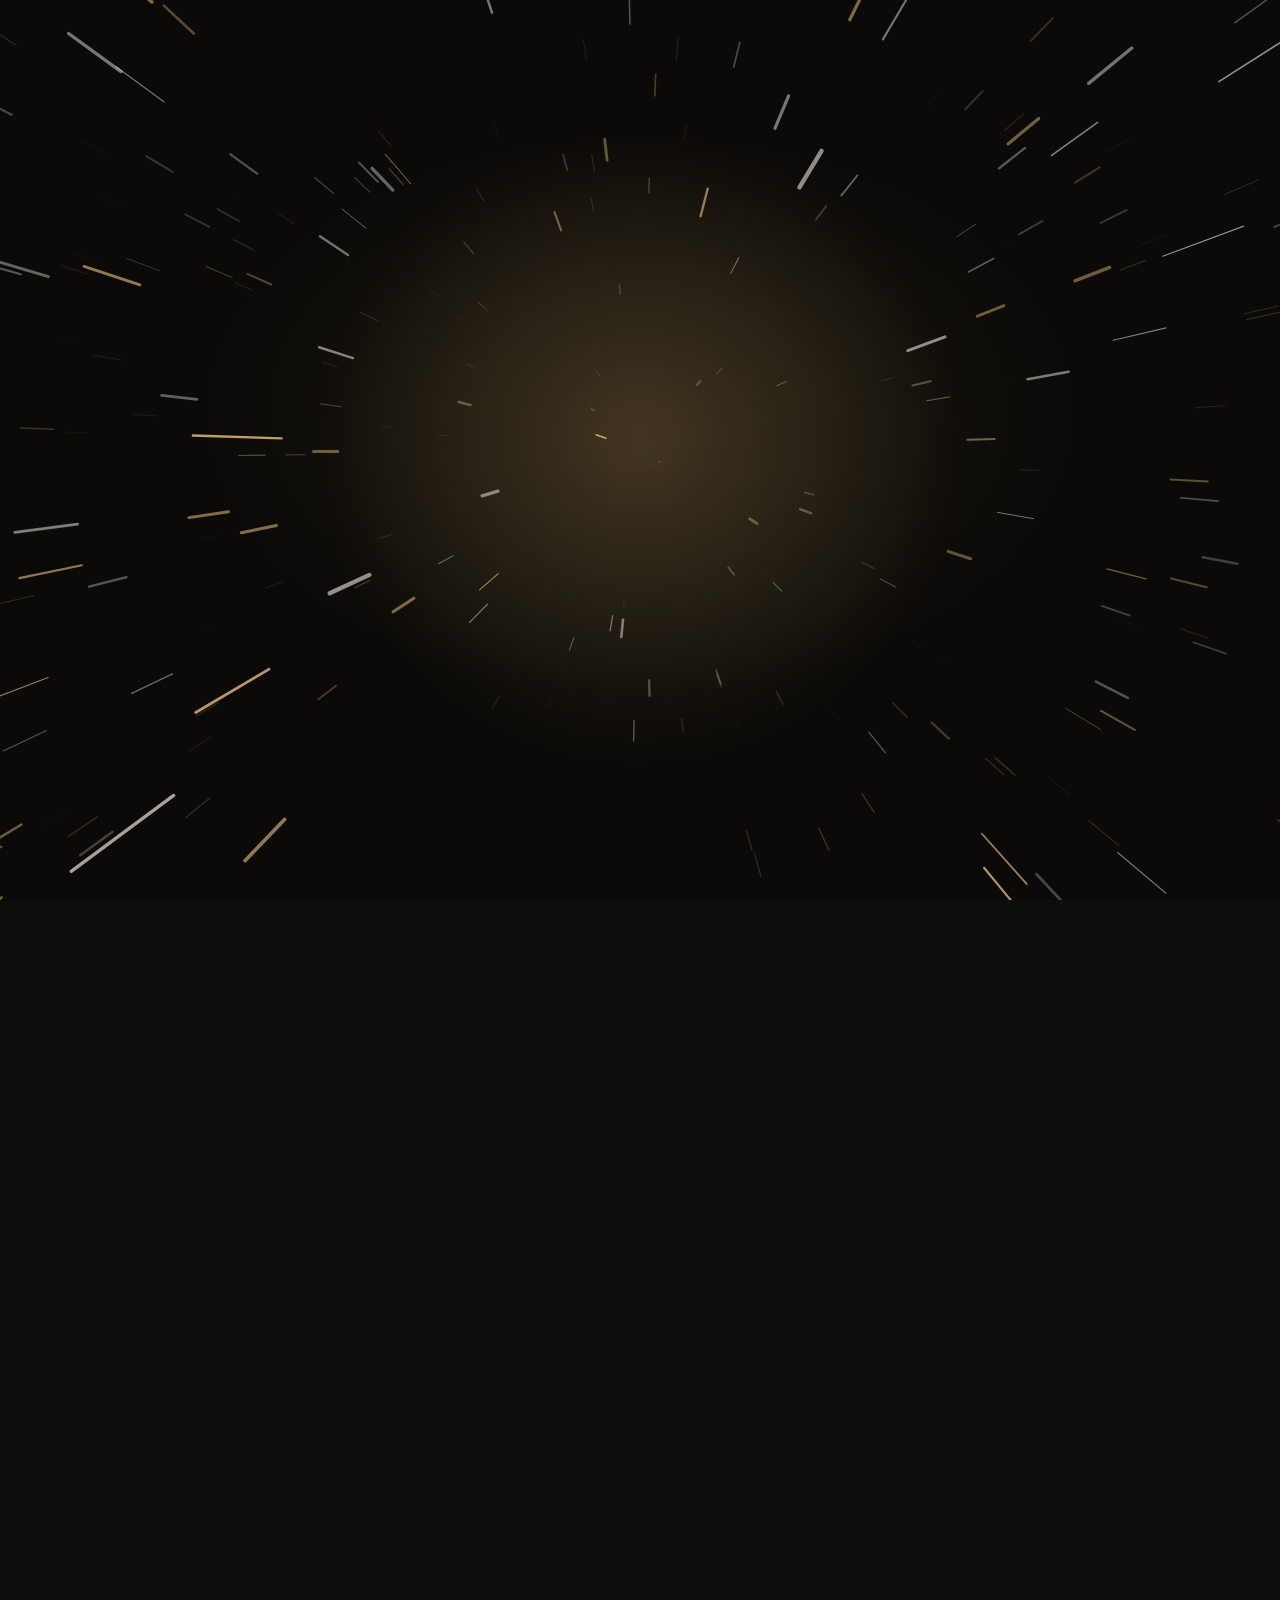
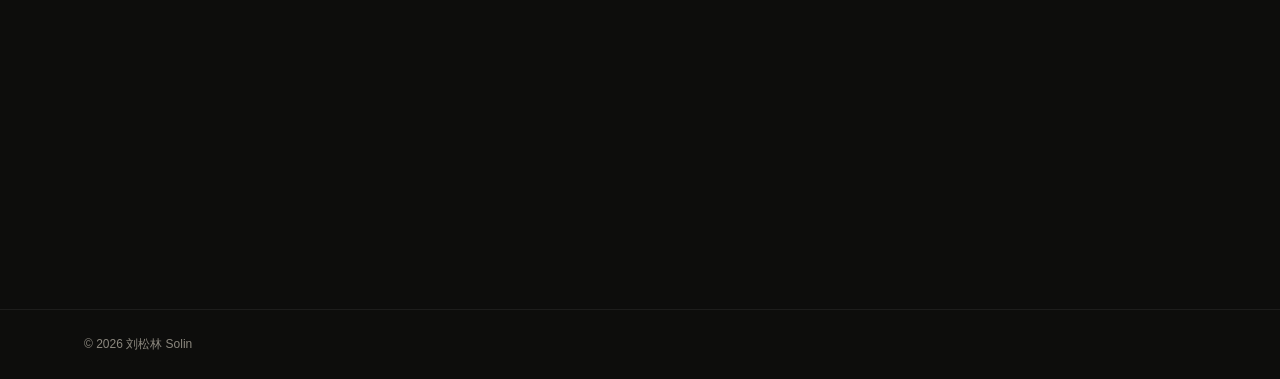
<file: index.html>
<!DOCTYPE html>
<html lang="zh-CN">
<head>
<meta charset="UTF-8" />
<meta name="viewport" content="width=device-width, initial-scale=1.0" />
<title>刘松林 Solin</title>
<meta name="description" content="刘松林（Solin）的个人主页。" />
<meta property="og:title" content="刘松林 Solin" />
<meta property="og:type" content="website" />
<link rel="icon" href="data:image/svg+xml,<svg xmlns='http://www.w3.org/2000/svg' viewBox='0 0 100 100'><rect width='100' height='100' rx='24' fill='%23111110'/><text x='50' y='68' font-size='52' font-family='Georgia,serif' fill='%23f7f6f4' text-anchor='middle'>S</text></svg>" />
<script>
  (function () {
    try {
            // 首帧即隐藏原生光标，避免切页时闪一下白色箭头
      if (window.matchMedia('(pointer: fine)').matches &&
          !window.matchMedia('(prefers-reduced-motion: reduce)').matches) {
        document.documentElement.classList.add('cursor-pending');
      }
      // 本会话已播过入场动画：立即标记，避免切回首页时门页闪现
      if (sessionStorage.getItem('solin-intro') === '1') {
        document.documentElement.classList.add('intro-played');
      }
    } catch (e) {}
  })();
</script>
<link rel="stylesheet" href="assets/style.css" />
</head>
<body class="is-entering is-home">
<div class="intro" id="intro" aria-hidden="true">
  <canvas></canvas>
  <div class="intro__gate" id="introGate">
    <h2 class="intro__title"><span class="intro__cn">刘松林</span><span class="intro__en">Solin</span></h2>
  </div>
</div>
<div class="veil" aria-hidden="true"></div>

<!-- nav:start · 由 partials/nav.html 生成，改完跑 python tools/sync_nav.py -->
<header class="site-header">
  <a class="brand" href="index.html">
    <span class="brand__mark">S</span>
    <span class="brand__text">刘松林<em>Solin</em></span>
  </a>

  <nav class="nav" id="nav">
    <a href="index.html" class="nav__link is-active">首页</a>
    <a href="portfolio.html" class="nav__link">照片墙</a>
    <a href="about.html" class="nav__link">关于我</a>
  </nav>

  <div class="header-actions">
    <button class="menu-btn" id="menuBtn" aria-label="打开菜单" aria-expanded="false">
      <span></span><span></span>
    </button>
  </div>
</header>
<!-- nav:end -->

<main id="top">

  <section class="hero">
    <div class="hero__photo hero__photo--sunrise is-on" aria-hidden="true"></div>
    <div class="hero__photo hero__photo--bridge" aria-hidden="true"></div>

    <div class="wrap hero__name">
      <div class="hero__eyebrow reveal">
        <span class="hero__rule" aria-hidden="true"></span>
        <span class="hero__eyebrow-cn">感受世界</span>
        <span class="hero__eyebrow-en">记录所见</span>
      </div>
      <h1 class="hero__title reveal" style="--d:.08s">刘松林</h1>
      <span class="hero__en reveal" style="--d:.16s">SOLIN</span>
      <div class="hero__actions reveal" style="--d:.26s">
        <a class="hero__btn hero__btn--solid" href="portfolio.html">
          前往照片墙
          <svg viewBox="0 0 24 24" fill="none" stroke="currentColor" stroke-width="1.6"><path d="M4 12h15M13 6l6 6-6 6"/></svg>
        </a>
        <a class="hero__btn hero__btn--ghost" href="about.html">了解作者</a>
      </div>
    </div>

    <button class="scroll-hint" id="scrollHint" aria-label="向下滑动查看更多">
      <svg viewBox="0 0 24 24" fill="none" stroke="currentColor" stroke-width="1.6"><path d="M12 5v14M6 13l6 6 6-6"/></svg>
    </button>
  </section>

  <section class="why" id="why">
    <div class="wrap">
      <div class="why__item reveal">
        <h2 class="why__title">为什么要建立这个网站？</h2>
        <div class="why__answer">
          <p>多年前，当我拍出第一张还算满意的照片时，便有了记录的念头。记录的方法本有不少，存于手机相册、电脑硬盘是一种，发至朋友圈或别处平台亦是一种。只是这些方法都有个短处：内容零散、混杂，且社交平台还会折损照片画质。我便想着，寻一处地方集中存放，网站便是个合适的去处。可彼时搭建网站，并非易事。</p>
          <p>后来有了属于自己的电脑，陆续接触到不少设计精妙的站点，像Apple、National Geographic、《黑神话：悟空》的官网。还有Chrome的交互动画，深得我心。那时便非常想有一方独属于自己的小站。</p>
          <p>如今AI工具神通广大，于我这门外汉而言，简直就是天赐的机缘。此站点，便是借助AI方才建成的。</p>
          <p>然而这些，都只是外在契机。建此站的本心，是希望自己能够频繁地记录生活。人的记性本就有限，纵使行路匆匆，走得再远，也当偶尔慢下脚步，好好感受这世间光景。</p>
        </div>
      </div>

      <div class="why__item reveal">
        <h2 class="why__title">这个网站主要用来做什么？</h2>
        <div class="why__answer">
          <p>如先前所言，搭建此站，只为记下寻常光景。会放些闲时拍下的照片，还有读过的书册。至于学习、工作、科研之事，自是没有的了。</p>
        </div>
      </div>

      <div class="why__item reveal">
        <h2 class="why__title">会保留下去吗？</h2>
        <div class="why__answer">
          <p>不知日后能否一直留存，但我会尽力守住它。眼下内容尚少，不过没关系，愿意记录，本身就很好。</p>
        </div>
      </div>
    </div>
  </section>
</main>

<footer class="site-footer">
  <div class="wrap footer__inner">
    <span>© <span id="year">2026</span> 刘松林 Solin</span>
  </div>
</footer>

<button class="to-top-fab" id="toTop" aria-label="回到顶部">
  <svg viewBox="0 0 24 24" fill="none" stroke="currentColor" stroke-width="1.6"><path d="M12 19V5M6 11l6-6 6 6"/></svg>
</button>

<script src="assets/main.js"></script>
</body>
</html>
</file>
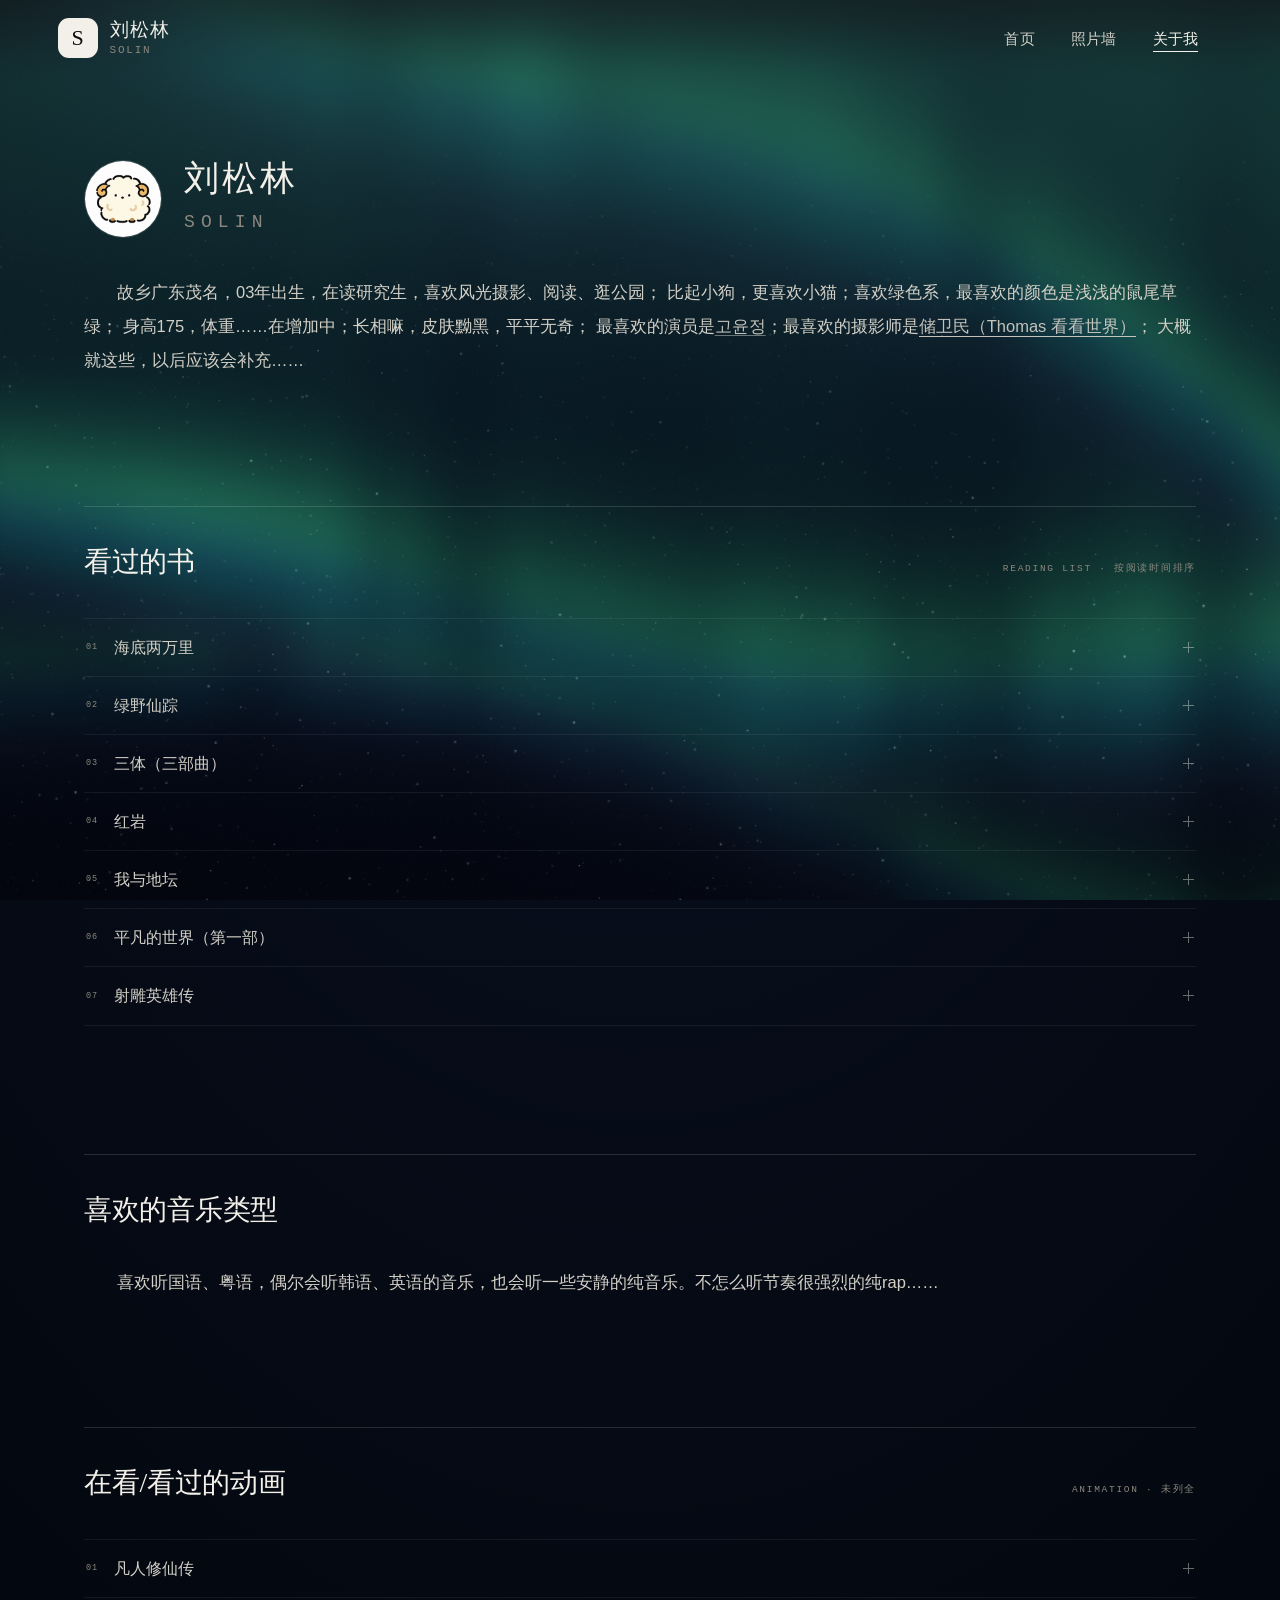
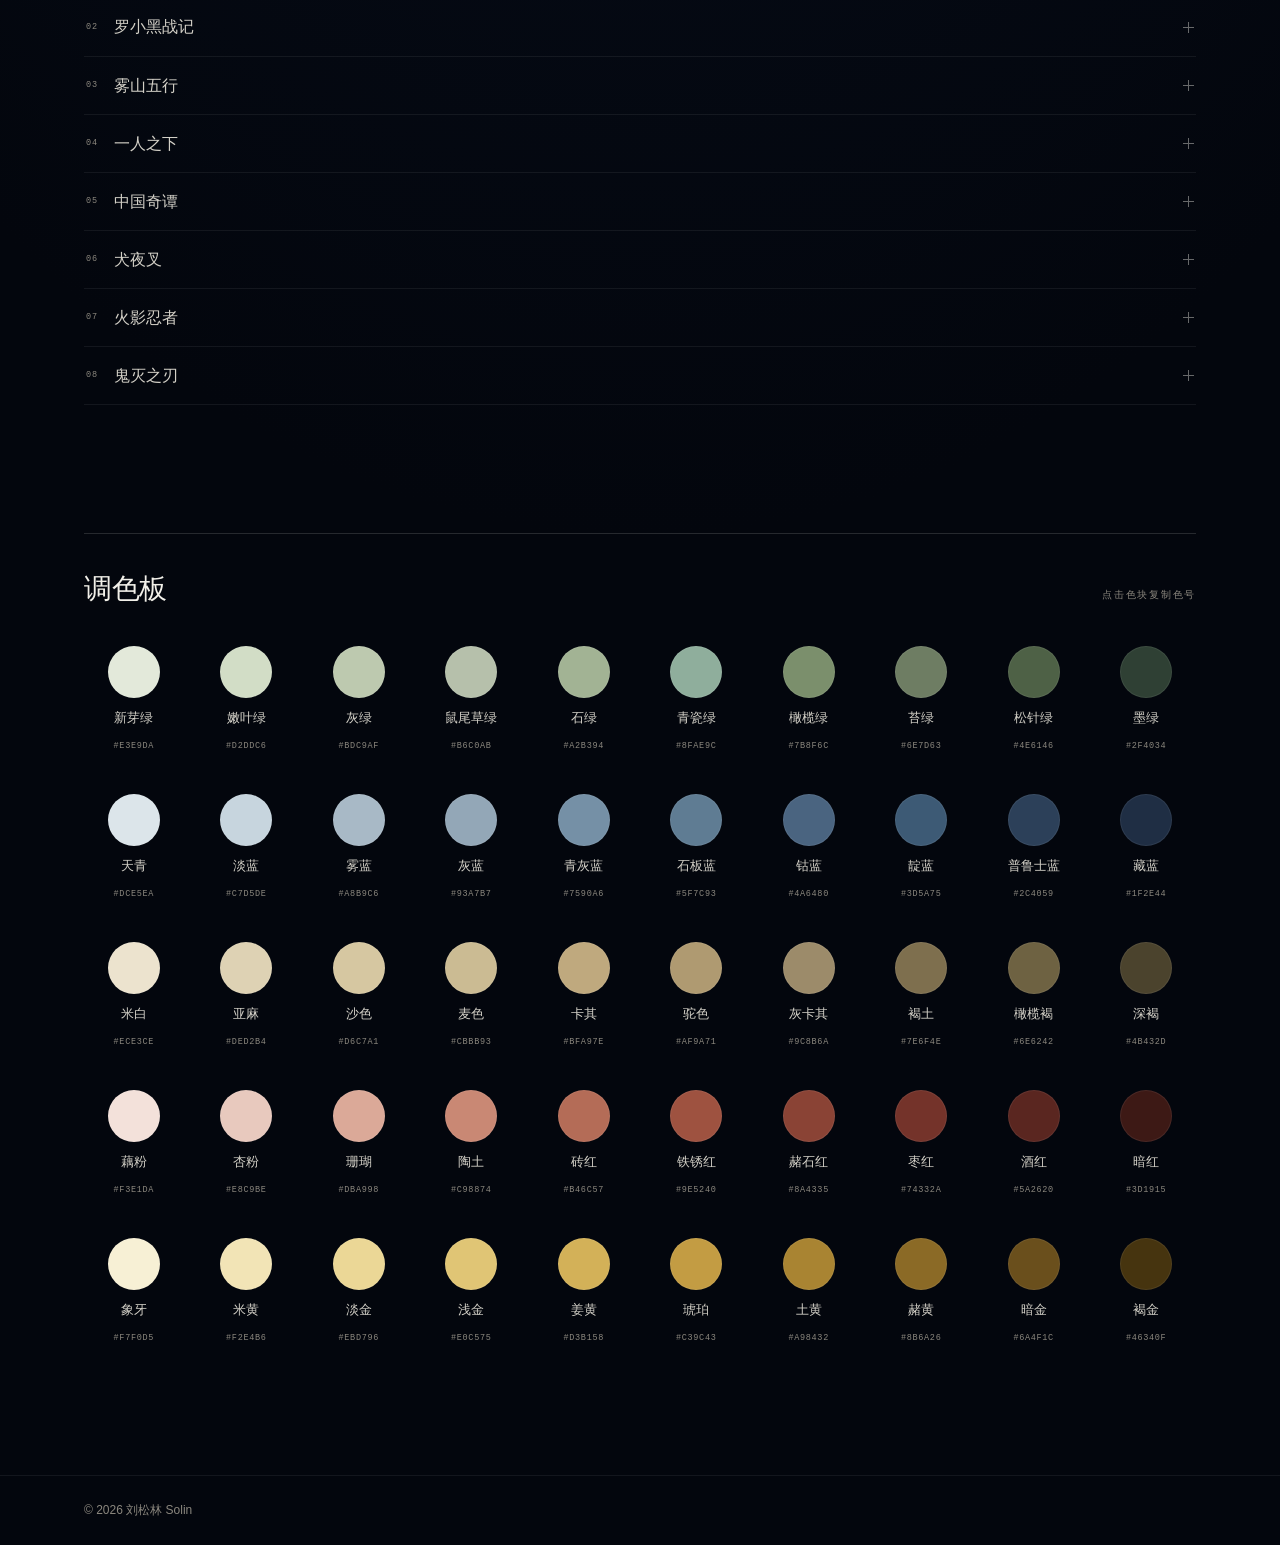
<file: about.html>
<!DOCTYPE html>
<html lang="zh-CN">
<head>
<meta charset="UTF-8" />
<meta name="viewport" content="width=device-width, initial-scale=1.0" />
<title>关于我 — 刘松林 Solin</title>
<meta name="description" content="刘松林：在读研究生，喜欢风光摄影、阅读、逛公园。" />
<link rel="icon" href="data:image/svg+xml,<svg xmlns='http://www.w3.org/2000/svg' viewBox='0 0 100 100'><rect width='100' height='100' rx='24' fill='%23111110'/><text x='50' y='68' font-size='52' font-family='Georgia,serif' fill='%23f7f6f4' text-anchor='middle'>S</text></svg>" />
<script>
  (function () {
    try {
            // 首帧即隐藏原生光标，避免切页时闪一下白色箭头
      if (window.matchMedia('(pointer: fine)').matches &&
          !window.matchMedia('(prefers-reduced-motion: reduce)').matches) {
        document.documentElement.classList.add('cursor-pending');
      }
    } catch (e) {}
  })();
</script>
<link rel="stylesheet" href="assets/style.css" />
</head>
<body class="is-entering">
<div class="veil" aria-hidden="true"></div>

<!-- nav:start · 由 partials/nav.html 生成，改完跑 python tools/sync_nav.py -->
<header class="site-header">
  <a class="brand" href="index.html">
    <span class="brand__mark">S</span>
    <span class="brand__text">刘松林<em>Solin</em></span>
  </a>

  <nav class="nav" id="nav">
    <a href="index.html" class="nav__link">首页</a>
    <a href="portfolio.html" class="nav__link">照片墙</a>
    <a href="about.html" class="nav__link is-active">关于我</a>
  </nav>

  <div class="header-actions">
    <button class="menu-btn" id="menuBtn" aria-label="打开菜单" aria-expanded="false">
      <span></span><span></span>
    </button>
  </div>
</header>
<!-- nav:end -->

<main id="top" class="subpage">

  <section class="section about" id="about">
    <div class="wrap">

      <div class="profile reveal">
        <div class="avatar" role="img" aria-label="小羊头像"><img src="assets/img/avatar.jpg" alt="小羊头像"></div>
        <div class="profile__names">
          <h1 class="profile__cn">刘松林</h1>
          <span class="profile__en mono">SOLIN</span>
        </div>
      </div>

      <p class="profile__intro reveal" style="--d:.08s">
        故乡广东茂名，03年出生，在读研究生，喜欢风光摄影、阅读、逛公园；
        比起小狗，更喜欢小猫；喜欢绿色系，最喜欢的颜色是浅浅的鼠尾草绿；
        身高175，体重……在增加中；长相嘛，皮肤黝黑，平平无奇；
        最喜欢的演员是<span class="gyj-ref"><button class="gyj-ref__name" type="button" aria-expanded="false">고윤정</button><span class="gyj-ref__menu" role="menu"><a class="gyj-ref__item" href="https://www.instagram.com/goyounjung/" target="_blank" rel="noopener">Instagram</a><a class="gyj-ref__item" href="https://zh.wikipedia.org/wiki/%E9%AB%98%E8%83%A4%E7%A6%8E" target="_blank" rel="noopener">Wikipedia</a><a class="gyj-ref__item" href="https://namu.wiki/w/%EA%B3%A0%EC%9C%A4%EC%A0%95" target="_blank" rel="noopener">Namuwiki</a></span></span>；最喜欢的摄影师是<a class="intro-link" href="https://cn.chuweimin.com/" target="_blank" rel="noopener">储卫民（Thomas 看看世界）</a>；
        大概就这些，以后应该会补充……
      </p>

      <div class="subhead reveal" style="--d:.18s">
        <h3>看过的书</h3>
        <span class="mono">READING LIST · 按阅读时间排序</span>
      </div>

      <ul class="books reveal" style="--d:.22s">
        <li>
          <div class="books__row" role="button" tabindex="0" aria-expanded="false">
            <span class="books__no mono">01</span>
            <span class="books__title">海底两万里</span>
            <span class="books__sign" aria-hidden="true"></span>
          </div>
          <div class="books__detail">
            <div class="books__inner">
              <div class="books__body">
                <p class="books__author">儒勒·凡尔纳<span class="books__country">（法国 · France）</span></p>
                <p class="books__desc">“海洋三部曲”的第二部。博物学家阿龙纳斯在追捕海上“怪物”时落水，被尼摩船长的鹦鹉螺号潜艇救起，从此跟着这艘潜艇穿行海底森林、珊瑚墓园、沉没的大陆与南极冰盖。全书最好看的地方，是那种十九世纪人才有的自信：把当时已知的海洋知识全部写进一场冒险，还顺手预言了后来的潜艇。</p>
              </div>
            </div>
          </div>
        </li>
        <li>
          <div class="books__row" role="button" tabindex="0" aria-expanded="false">
            <span class="books__no mono">02</span>
            <span class="books__title">绿野仙踪</span>
            <span class="books__sign" aria-hidden="true"></span>
          </div>
          <div class="books__detail">
            <div class="books__inner">
              <div class="books__body">
                <p class="books__author">莱曼·弗兰克·鲍姆<span class="books__country">（美国 · United States）</span></p>
                <p class="books__desc">美国童话的代表作。小女孩多萝西被龙卷风连人带屋卷到奥兹国，为了回家，她沿着黄砖路去翡翠城找巫师，路上遇见想要脑子的稻草人、想要心的铁皮人和想要胆量的狮子。读的时候年纪小，只觉得热闹；长大再想，四个角色缺的其实都是自己早有的东西。</p>
              </div>
            </div>
          </div>
        </li>
        <li>
          <div class="books__row" role="button" tabindex="0" aria-expanded="false">
            <span class="books__no mono">03</span>
            <span class="books__title">三体（三部曲）</span>
            <span class="books__sign" aria-hidden="true"></span>
          </div>
          <div class="books__detail">
            <div class="books__inner">
              <div class="books__body">
                <p class="books__author">刘慈欣<span class="books__country">（中国 · China）</span></p>
                <p class="books__desc">从红岸基地那一次朝宇宙的呼叫开始，一个文明的命运被拉长到四百年、再拉长到宇宙的尽头。第一部是悬疑与历史，第二部是博弈与选择，第三部直接把尺度推到维度与时间之外。亚洲第一部拿到雨果奖的长篇科幻，也是最能把“宏大”两个字写到让人后背发凉的一套书。</p>
              </div>
            </div>
          </div>
        </li>
        <li>
          <div class="books__row" role="button" tabindex="0" aria-expanded="false">
            <span class="books__no mono">04</span>
            <span class="books__title">红岩</span>
            <span class="books__sign" aria-hidden="true"></span>
          </div>
          <div class="books__detail">
            <div class="books__inner">
              <div class="books__body">
                <p class="books__author">罗广斌、杨益言<span class="books__country">（中国 · China）</span></p>
                <p class="books__desc">故事发生在重庆解放前夕的渣滓洞与白公馆。江姐、许云峰、成岗这些名字，是在审讯室和牢房里立起来的。书里的酷刑写得克制，真正让人记住的是人在极限处境下还能守住什么。读完再走一遍山城，看那些老街，感觉会不太一样。</p>
              </div>
            </div>
          </div>
        </li>
        <li>
          <div class="books__row" role="button" tabindex="0" aria-expanded="false">
            <span class="books__no mono">05</span>
            <span class="books__title">我与地坛</span>
            <span class="books__sign" aria-hidden="true"></span>
          </div>
          <div class="books__detail">
            <div class="books__inner">
              <div class="books__body">
                <p class="books__author">史铁生<span class="books__country">（中国 · China）</span></p>
                <p class="books__desc">二十出头瘫痪之后，史铁生摇着轮椅进了地坛，一进就是十几年。他在这座荒芜的园子里想明白生死，也一遍遍回想母亲悄悄跟在他身后的那些下午。文字很平，几乎没有修辞，但每一句都落在实处——那种把苦难过成日子的能力，比任何励志都更有说服力。</p>
              </div>
            </div>
          </div>
        </li>
        <li>
          <div class="books__row" role="button" tabindex="0" aria-expanded="false">
            <span class="books__no mono">06</span>
            <span class="books__title">平凡的世界（第一部）</span>
            <span class="books__sign" aria-hidden="true"></span>
          </div>
          <div class="books__detail">
            <div class="books__inner">
              <div class="books__body">
                <p class="books__author">路遥<span class="books__country">（中国 · China）</span></p>
                <p class="books__desc">一九七五年的黄土高原，孙少安在村里撑着一个穷家，孙少平在县城高中就着雨水吃黑高粱馍。路遥写的是最普通的人的劳动、爱情和自尊，写他们怎样在吃不饱的日子里还想着活得体面。厚，慢，但读进去之后会发现，那种笨拙的坚持离我们并不远。</p>
              </div>
            </div>
          </div>
        </li>
        <li>
          <div class="books__row" role="button" tabindex="0" aria-expanded="false">
            <span class="books__no mono">07</span>
            <span class="books__title">射雕英雄传</span>
            <span class="books__sign" aria-hidden="true"></span>
          </div>
          <div class="books__detail">
            <div class="books__inner">
              <div class="books__body">
                <p class="books__author">金庸<span class="books__country">（中国 · China）</span></p>
                <p class="books__desc">郭靖天资驽钝，学什么都慢，可偏偏是一步一个脚印走得最远的那个人。从蒙古草原到大宋江湖，江南七怪、洪七公、周伯通各教他一手，最后练成的不是最巧的功夫，而是最正的功夫。金庸把“侠”字写得最透的一本书：武功高低是次要的，紧要关头站不站得住才是。</p>
              </div>
            </div>
          </div>
        </li>
      </ul>

      <div class="subhead reveal" style="--d:.28s">
        <h3>喜欢的音乐类型</h3>
      </div>

      <p class="music reveal" style="--d:.32s">
        喜欢听国语、粤语，偶尔会听韩语、英语的音乐，也会听一些安静的纯音乐。不怎么听节奏很强烈的纯rap……
      </p>

      <div class="subhead reveal" style="--d:.36s">
        <h3>在看/看过的动画</h3>
        <span class="mono">ANIMATION · 未列全</span>
      </div>

      <ul class="books reveal" style="--d:.4s">
        <li>
          <div class="books__row" role="button" tabindex="0" aria-expanded="false">
            <span class="books__no mono">01</span>
            <span class="books__title">凡人修仙传</span>
            <span class="books__sign" aria-hidden="true"></span>
          </div>
          <div class="books__detail">
            <div class="books__inner">
              <div class="books__body">
                <p class="books__author">忘语（原著）× 万维猫动画（制作）<span class="books__country">（中国 · China）</span></p>
                <p class="books__desc">改编自忘语的同名小说。山村里出来的普通少年韩立，资质平平、出身寒微，靠着一份谨慎和一股狠劲，在弱肉强食的修仙界一步一步往上走。3D 长篇动画把“凡人流”的味道做得很扎实：没有天降的奇缘，只有算计、机缘和一场一场的硬仗，越往后越好看。</p>
              </div>
            </div>
          </div>
        </li>
        <li>
          <div class="books__row" role="button" tabindex="0" aria-expanded="false">
            <span class="books__no mono">02</span>
            <span class="books__title">罗小黑战记</span>
            <span class="books__sign" aria-hidden="true"></span>
          </div>
          <div class="books__detail">
            <div class="books__inner">
              <div class="books__body">
                <p class="books__author">MTJJ（木头）<span class="books__country">（中国 · China）</span></p>
                <p class="books__desc">一只小黑猫妖精流落人间，被人类少女罗小白捡回家，取名罗小黑。画风极简，节奏舒缓，讲的是妖精与人类如何共处的故事。电影版把这个世界观铺得更大，会馆、领域、执行者一一登场，是国产二维动画里少有的完成度，温柔但不幼稚。</p>
              </div>
            </div>
          </div>
        </li>
        <li>
          <div class="books__row" role="button" tabindex="0" aria-expanded="false">
            <span class="books__no mono">03</span>
            <span class="books__title">雾山五行</span>
            <span class="books__sign" aria-hidden="true"></span>
          </div>
          <div class="books__detail">
            <div class="books__inner">
              <div class="books__body">
                <p class="books__author">林魂 × 六道无鱼动画工作室<span class="books__country">（中国 · China）</span></p>
                <p class="books__desc">守护雾山秩序的五行家族传人闻人翊悬，因私自放走麒麟幼兽引出祸端，牵出一连串恩怨。写意的水墨笔触、高饱和的色彩、刀刀见肉的打斗，作画浓烈到近乎“爆”，每一集的信息密度都很大，是那种一眼就能记住风格的动画。</p>
              </div>
            </div>
          </div>
        </li>
        <li>
          <div class="books__row" role="button" tabindex="0" aria-expanded="false">
            <span class="books__no mono">04</span>
            <span class="books__title">一人之下</span>
            <span class="books__sign" aria-hidden="true"></span>
          </div>
          <div class="books__detail">
            <div class="books__inner">
              <div class="books__body">
                <p class="books__author">米二（原著漫画）<span class="books__country">（中国 · China）</span></p>
                <p class="books__desc">大学生张楚岚本是藏着掖着过日子的“异人”，随着神秘少女冯宝宝闯入生活，一桩二十年前的旧案被慢慢翻出。把道法与异人江湖装进现代都市，人物一个个又痞又真，是国产漫画改编动画里群像塑造最好的一部。</p>
              </div>
            </div>
          </div>
        </li>
        <li>
          <div class="books__row" role="button" tabindex="0" aria-expanded="false">
            <span class="books__no mono">05</span>
            <span class="books__title">中国奇谭</span>
            <span class="books__sign" aria-hidden="true"></span>
          </div>
          <div class="books__detail">
            <div class="books__inner">
              <div class="books__body">
                <p class="books__author">上海美术电影制片厂<span class="books__country">（中国 · China）</span></p>
                <p class="books__desc">一组风格各异的动画短篇：从浪浪山里打工的小猪妖，到水墨市井里的鹅鹅鹅，再到月球上的玉兔号。既是向《天书奇谭》那一代上美影的致敬，也把中国动画的另一种可能摆了出来——不求大而全，一集一个世界，一部一种画风。</p>
              </div>
            </div>
          </div>
        </li>
        <li>
          <div class="books__row" role="button" tabindex="0" aria-expanded="false">
            <span class="books__no mono">06</span>
            <span class="books__title">犬夜叉</span>
            <span class="books__sign" aria-hidden="true"></span>
          </div>
          <div class="books__detail">
            <div class="books__inner">
              <div class="books__body">
                <p class="books__author">高桥留美子<span class="books__country">（日本 · Japan）</span></p>
                <p class="books__desc">初中女学生日暮戈薇跌进食骨井，回到战国时代，和半妖犬夜叉一起踏上收集四魂之玉碎片的旅途。它的好看不只在妖怪和打斗，而在每个人物都有自己的来路与执念。小时候守在电视机前追的一部，现在听到前奏还是会想起。</p>
              </div>
            </div>
          </div>
        </li>
        <li>
          <div class="books__row" role="button" tabindex="0" aria-expanded="false">
            <span class="books__no mono">07</span>
            <span class="books__title">火影忍者</span>
            <span class="books__sign" aria-hidden="true"></span>
          </div>
          <div class="books__detail">
            <div class="books__inner">
              <div class="books__body">
                <p class="books__author">岸本齐史<span class="books__country">（日本 · Japan）</span></p>
                <p class="books__desc">村子里最捣蛋的吊车尾鸣人，怀揣“成为火影”的梦想一路长大。查克拉、忍术、五影会谈这些设定之外，真正留在记忆里的是“羁绊”二字——鸣人与佐助、师徒与同伴。一部陪着很多人长大的长篇，木叶村的黄昏到现在都记得。</p>
              </div>
            </div>
          </div>
        </li>
        <li>
          <div class="books__row" role="button" tabindex="0" aria-expanded="false">
            <span class="books__no mono">08</span>
            <span class="books__title">鬼灭之刃</span>
            <span class="books__sign" aria-hidden="true"></span>
          </div>
          <div class="books__detail">
            <div class="books__inner">
              <div class="books__body">
                <p class="books__author">吾峠呼世晴<span class="books__country">（日本 · Japan）</span></p>
                <p class="books__desc">卖炭少年炭治郎全家遭难，妹妹祢豆子变成鬼，他背着妹妹加入鬼杀队，一路斩鬼寻药。作画与配乐都是顶级配置，但最动人的是“人鬼之间还剩多少人性”这一问。剧场版无限列车篇曾创下日本影史票房纪录。</p>
              </div>
            </div>
          </div>
        </li>
      </ul>

      <div class="subhead reveal" style="--d:.44s">
        <h3>调色板</h3>
        <span class="mono">点击色块复制色号</span>
      </div>

      <div class="palette reveal" style="--d:.48s">
        <div class="palette__row">
          <button class="swatch" data-hex="#E3E9DA" type="button">
            <span class="swatch__chip" style="background:#E3E9DA"></span>
            <span class="swatch__name">新芽绿</span>
            <span class="swatch__hex mono">#E3E9DA</span>
          </button>
          <button class="swatch" data-hex="#D2DDC6" type="button">
            <span class="swatch__chip" style="background:#D2DDC6"></span>
            <span class="swatch__name">嫩叶绿</span>
            <span class="swatch__hex mono">#D2DDC6</span>
          </button>
          <button class="swatch" data-hex="#BDC9AF" type="button">
            <span class="swatch__chip" style="background:#BDC9AF"></span>
            <span class="swatch__name">灰绿</span>
            <span class="swatch__hex mono">#BDC9AF</span>
          </button>
          <button class="swatch" data-hex="#B6C0AB" type="button">
            <span class="swatch__chip" style="background:#B6C0AB"></span>
            <span class="swatch__name">鼠尾草绿</span>
            <span class="swatch__hex mono">#B6C0AB</span>
          </button>
          <button class="swatch" data-hex="#A2B394" type="button">
            <span class="swatch__chip" style="background:#A2B394"></span>
            <span class="swatch__name">石绿</span>
            <span class="swatch__hex mono">#A2B394</span>
          </button>
          <button class="swatch" data-hex="#8FAE9C" type="button">
            <span class="swatch__chip" style="background:#8FAE9C"></span>
            <span class="swatch__name">青瓷绿</span>
            <span class="swatch__hex mono">#8FAE9C</span>
          </button>
          <button class="swatch" data-hex="#7B8F6C" type="button">
            <span class="swatch__chip" style="background:#7B8F6C"></span>
            <span class="swatch__name">橄榄绿</span>
            <span class="swatch__hex mono">#7B8F6C</span>
          </button>
          <button class="swatch" data-hex="#6E7D63" type="button">
            <span class="swatch__chip" style="background:#6E7D63"></span>
            <span class="swatch__name">苔绿</span>
            <span class="swatch__hex mono">#6E7D63</span>
          </button>
          <button class="swatch" data-hex="#4E6146" type="button">
            <span class="swatch__chip" style="background:#4E6146"></span>
            <span class="swatch__name">松针绿</span>
            <span class="swatch__hex mono">#4E6146</span>
          </button>
          <button class="swatch" data-hex="#2F4034" type="button">
            <span class="swatch__chip" style="background:#2F4034"></span>
            <span class="swatch__name">墨绿</span>
            <span class="swatch__hex mono">#2F4034</span>
          </button>
        </div>

        <div class="palette__row">
          <button class="swatch" data-hex="#DCE5EA" type="button">
            <span class="swatch__chip" style="background:#DCE5EA"></span>
            <span class="swatch__name">天青</span>
            <span class="swatch__hex mono">#DCE5EA</span>
          </button>
          <button class="swatch" data-hex="#C7D5DE" type="button">
            <span class="swatch__chip" style="background:#C7D5DE"></span>
            <span class="swatch__name">淡蓝</span>
            <span class="swatch__hex mono">#C7D5DE</span>
          </button>
          <button class="swatch" data-hex="#A8B9C6" type="button">
            <span class="swatch__chip" style="background:#A8B9C6"></span>
            <span class="swatch__name">雾蓝</span>
            <span class="swatch__hex mono">#A8B9C6</span>
          </button>
          <button class="swatch" data-hex="#93A7B7" type="button">
            <span class="swatch__chip" style="background:#93A7B7"></span>
            <span class="swatch__name">灰蓝</span>
            <span class="swatch__hex mono">#93A7B7</span>
          </button>
          <button class="swatch" data-hex="#7590A6" type="button">
            <span class="swatch__chip" style="background:#7590A6"></span>
            <span class="swatch__name">青灰蓝</span>
            <span class="swatch__hex mono">#7590A6</span>
          </button>
          <button class="swatch" data-hex="#5F7C93" type="button">
            <span class="swatch__chip" style="background:#5F7C93"></span>
            <span class="swatch__name">石板蓝</span>
            <span class="swatch__hex mono">#5F7C93</span>
          </button>
          <button class="swatch" data-hex="#4A6480" type="button">
            <span class="swatch__chip" style="background:#4A6480"></span>
            <span class="swatch__name">钴蓝</span>
            <span class="swatch__hex mono">#4A6480</span>
          </button>
          <button class="swatch" data-hex="#3D5A75" type="button">
            <span class="swatch__chip" style="background:#3D5A75"></span>
            <span class="swatch__name">靛蓝</span>
            <span class="swatch__hex mono">#3D5A75</span>
          </button>
          <button class="swatch" data-hex="#2C4059" type="button">
            <span class="swatch__chip" style="background:#2C4059"></span>
            <span class="swatch__name">普鲁士蓝</span>
            <span class="swatch__hex mono">#2C4059</span>
          </button>
          <button class="swatch" data-hex="#1F2E44" type="button">
            <span class="swatch__chip" style="background:#1F2E44"></span>
            <span class="swatch__name">藏蓝</span>
            <span class="swatch__hex mono">#1F2E44</span>
          </button>
        </div>

        <div class="palette__row">
          <button class="swatch" data-hex="#ECE3CE" type="button">
            <span class="swatch__chip" style="background:#ECE3CE"></span>
            <span class="swatch__name">米白</span>
            <span class="swatch__hex mono">#ECE3CE</span>
          </button>
          <button class="swatch" data-hex="#DED2B4" type="button">
            <span class="swatch__chip" style="background:#DED2B4"></span>
            <span class="swatch__name">亚麻</span>
            <span class="swatch__hex mono">#DED2B4</span>
          </button>
          <button class="swatch" data-hex="#D6C7A1" type="button">
            <span class="swatch__chip" style="background:#D6C7A1"></span>
            <span class="swatch__name">沙色</span>
            <span class="swatch__hex mono">#D6C7A1</span>
          </button>
          <button class="swatch" data-hex="#CBBB93" type="button">
            <span class="swatch__chip" style="background:#CBBB93"></span>
            <span class="swatch__name">麦色</span>
            <span class="swatch__hex mono">#CBBB93</span>
          </button>
          <button class="swatch" data-hex="#BFA97E" type="button">
            <span class="swatch__chip" style="background:#BFA97E"></span>
            <span class="swatch__name">卡其</span>
            <span class="swatch__hex mono">#BFA97E</span>
          </button>
          <button class="swatch" data-hex="#AF9A71" type="button">
            <span class="swatch__chip" style="background:#AF9A71"></span>
            <span class="swatch__name">驼色</span>
            <span class="swatch__hex mono">#AF9A71</span>
          </button>
          <button class="swatch" data-hex="#9C8B6A" type="button">
            <span class="swatch__chip" style="background:#9C8B6A"></span>
            <span class="swatch__name">灰卡其</span>
            <span class="swatch__hex mono">#9C8B6A</span>
          </button>
          <button class="swatch" data-hex="#7E6F4E" type="button">
            <span class="swatch__chip" style="background:#7E6F4E"></span>
            <span class="swatch__name">褐土</span>
            <span class="swatch__hex mono">#7E6F4E</span>
          </button>
          <button class="swatch" data-hex="#6E6242" type="button">
            <span class="swatch__chip" style="background:#6E6242"></span>
            <span class="swatch__name">橄榄褐</span>
            <span class="swatch__hex mono">#6E6242</span>
          </button>
          <button class="swatch" data-hex="#4B432D" type="button">
            <span class="swatch__chip" style="background:#4B432D"></span>
            <span class="swatch__name">深褐</span>
            <span class="swatch__hex mono">#4B432D</span>
          </button>
        </div>

        <div class="palette__row">
          <button class="swatch" data-hex="#F3E1DA" type="button">
            <span class="swatch__chip" style="background:#F3E1DA"></span>
            <span class="swatch__name">藕粉</span>
            <span class="swatch__hex mono">#F3E1DA</span>
          </button>
          <button class="swatch" data-hex="#E8C9BE" type="button">
            <span class="swatch__chip" style="background:#E8C9BE"></span>
            <span class="swatch__name">杏粉</span>
            <span class="swatch__hex mono">#E8C9BE</span>
          </button>
          <button class="swatch" data-hex="#DBA998" type="button">
            <span class="swatch__chip" style="background:#DBA998"></span>
            <span class="swatch__name">珊瑚</span>
            <span class="swatch__hex mono">#DBA998</span>
          </button>
          <button class="swatch" data-hex="#C98874" type="button">
            <span class="swatch__chip" style="background:#C98874"></span>
            <span class="swatch__name">陶土</span>
            <span class="swatch__hex mono">#C98874</span>
          </button>
          <button class="swatch" data-hex="#B46C57" type="button">
            <span class="swatch__chip" style="background:#B46C57"></span>
            <span class="swatch__name">砖红</span>
            <span class="swatch__hex mono">#B46C57</span>
          </button>
          <button class="swatch" data-hex="#9E5240" type="button">
            <span class="swatch__chip" style="background:#9E5240"></span>
            <span class="swatch__name">铁锈红</span>
            <span class="swatch__hex mono">#9E5240</span>
          </button>
          <button class="swatch" data-hex="#8A4335" type="button">
            <span class="swatch__chip" style="background:#8A4335"></span>
            <span class="swatch__name">赭石红</span>
            <span class="swatch__hex mono">#8A4335</span>
          </button>
          <button class="swatch" data-hex="#74332A" type="button">
            <span class="swatch__chip" style="background:#74332A"></span>
            <span class="swatch__name">枣红</span>
            <span class="swatch__hex mono">#74332A</span>
          </button>
          <button class="swatch" data-hex="#5A2620" type="button">
            <span class="swatch__chip" style="background:#5A2620"></span>
            <span class="swatch__name">酒红</span>
            <span class="swatch__hex mono">#5A2620</span>
          </button>
          <button class="swatch" data-hex="#3D1915" type="button">
            <span class="swatch__chip" style="background:#3D1915"></span>
            <span class="swatch__name">暗红</span>
            <span class="swatch__hex mono">#3D1915</span>
          </button>
        </div>

        <div class="palette__row">
          <button class="swatch" data-hex="#F7F0D5" type="button">
            <span class="swatch__chip" style="background:#F7F0D5"></span>
            <span class="swatch__name">象牙</span>
            <span class="swatch__hex mono">#F7F0D5</span>
          </button>
          <button class="swatch" data-hex="#F2E4B6" type="button">
            <span class="swatch__chip" style="background:#F2E4B6"></span>
            <span class="swatch__name">米黄</span>
            <span class="swatch__hex mono">#F2E4B6</span>
          </button>
          <button class="swatch" data-hex="#EBD796" type="button">
            <span class="swatch__chip" style="background:#EBD796"></span>
            <span class="swatch__name">淡金</span>
            <span class="swatch__hex mono">#EBD796</span>
          </button>
          <button class="swatch" data-hex="#E0C575" type="button">
            <span class="swatch__chip" style="background:#E0C575"></span>
            <span class="swatch__name">浅金</span>
            <span class="swatch__hex mono">#E0C575</span>
          </button>
          <button class="swatch" data-hex="#D3B158" type="button">
            <span class="swatch__chip" style="background:#D3B158"></span>
            <span class="swatch__name">姜黄</span>
            <span class="swatch__hex mono">#D3B158</span>
          </button>
          <button class="swatch" data-hex="#C39C43" type="button">
            <span class="swatch__chip" style="background:#C39C43"></span>
            <span class="swatch__name">琥珀</span>
            <span class="swatch__hex mono">#C39C43</span>
          </button>
          <button class="swatch" data-hex="#A98432" type="button">
            <span class="swatch__chip" style="background:#A98432"></span>
            <span class="swatch__name">土黄</span>
            <span class="swatch__hex mono">#A98432</span>
          </button>
          <button class="swatch" data-hex="#8B6A26" type="button">
            <span class="swatch__chip" style="background:#8B6A26"></span>
            <span class="swatch__name">赭黄</span>
            <span class="swatch__hex mono">#8B6A26</span>
          </button>
          <button class="swatch" data-hex="#6A4F1C" type="button">
            <span class="swatch__chip" style="background:#6A4F1C"></span>
            <span class="swatch__name">暗金</span>
            <span class="swatch__hex mono">#6A4F1C</span>
          </button>
          <button class="swatch" data-hex="#46340F" type="button">
            <span class="swatch__chip" style="background:#46340F"></span>
            <span class="swatch__name">褐金</span>
            <span class="swatch__hex mono">#46340F</span>
          </button>
        </div>
      </div>

    </div>
  </section>
</main>

<footer class="site-footer">
  <div class="wrap footer__inner">
    <span>© <span id="year">2026</span> 刘松林 Solin</span>
  </div>
</footer>

<button class="to-top-fab" id="toTop" aria-label="回到顶部">
  <svg viewBox="0 0 24 24" fill="none" stroke="currentColor" stroke-width="1.6"><path d="M12 19V5M6 11l6-6 6 6"/></svg>
</button>

<script src="assets/main.js"></script>
</body>
</html>
</file>
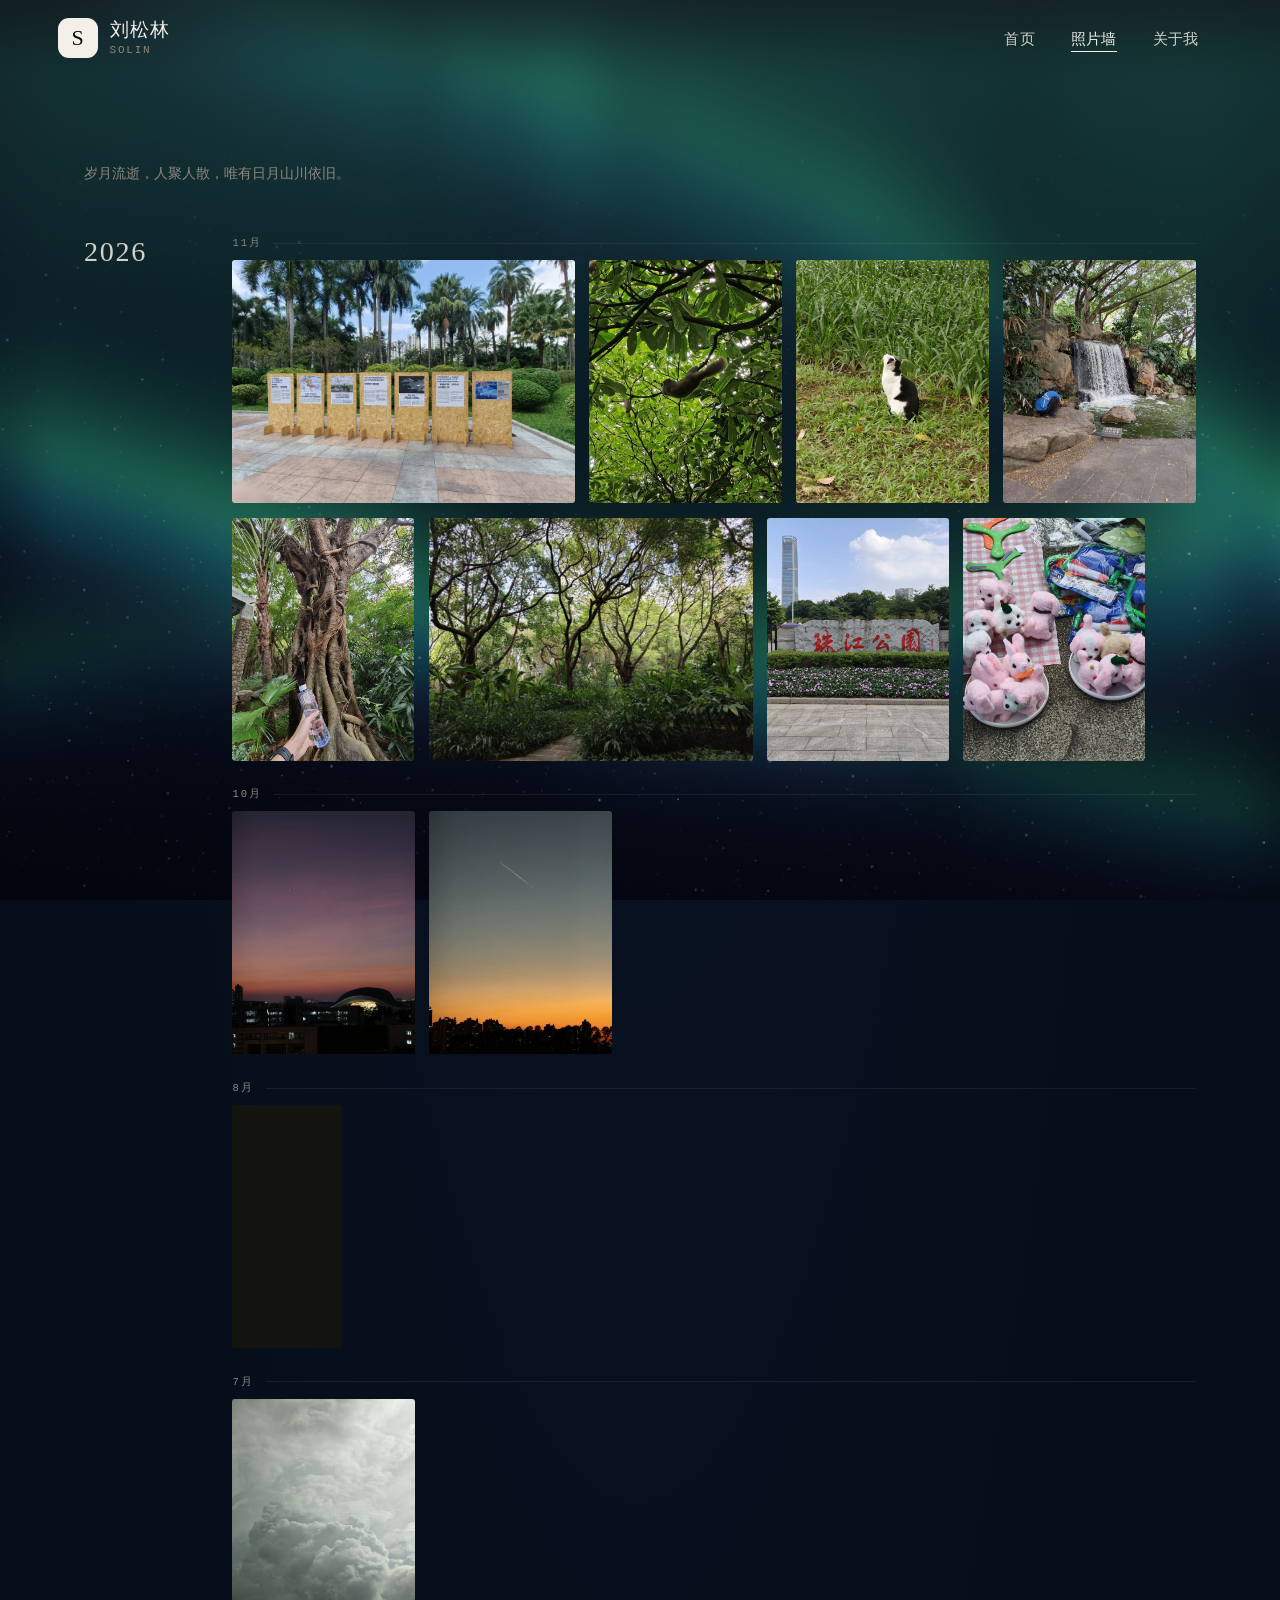
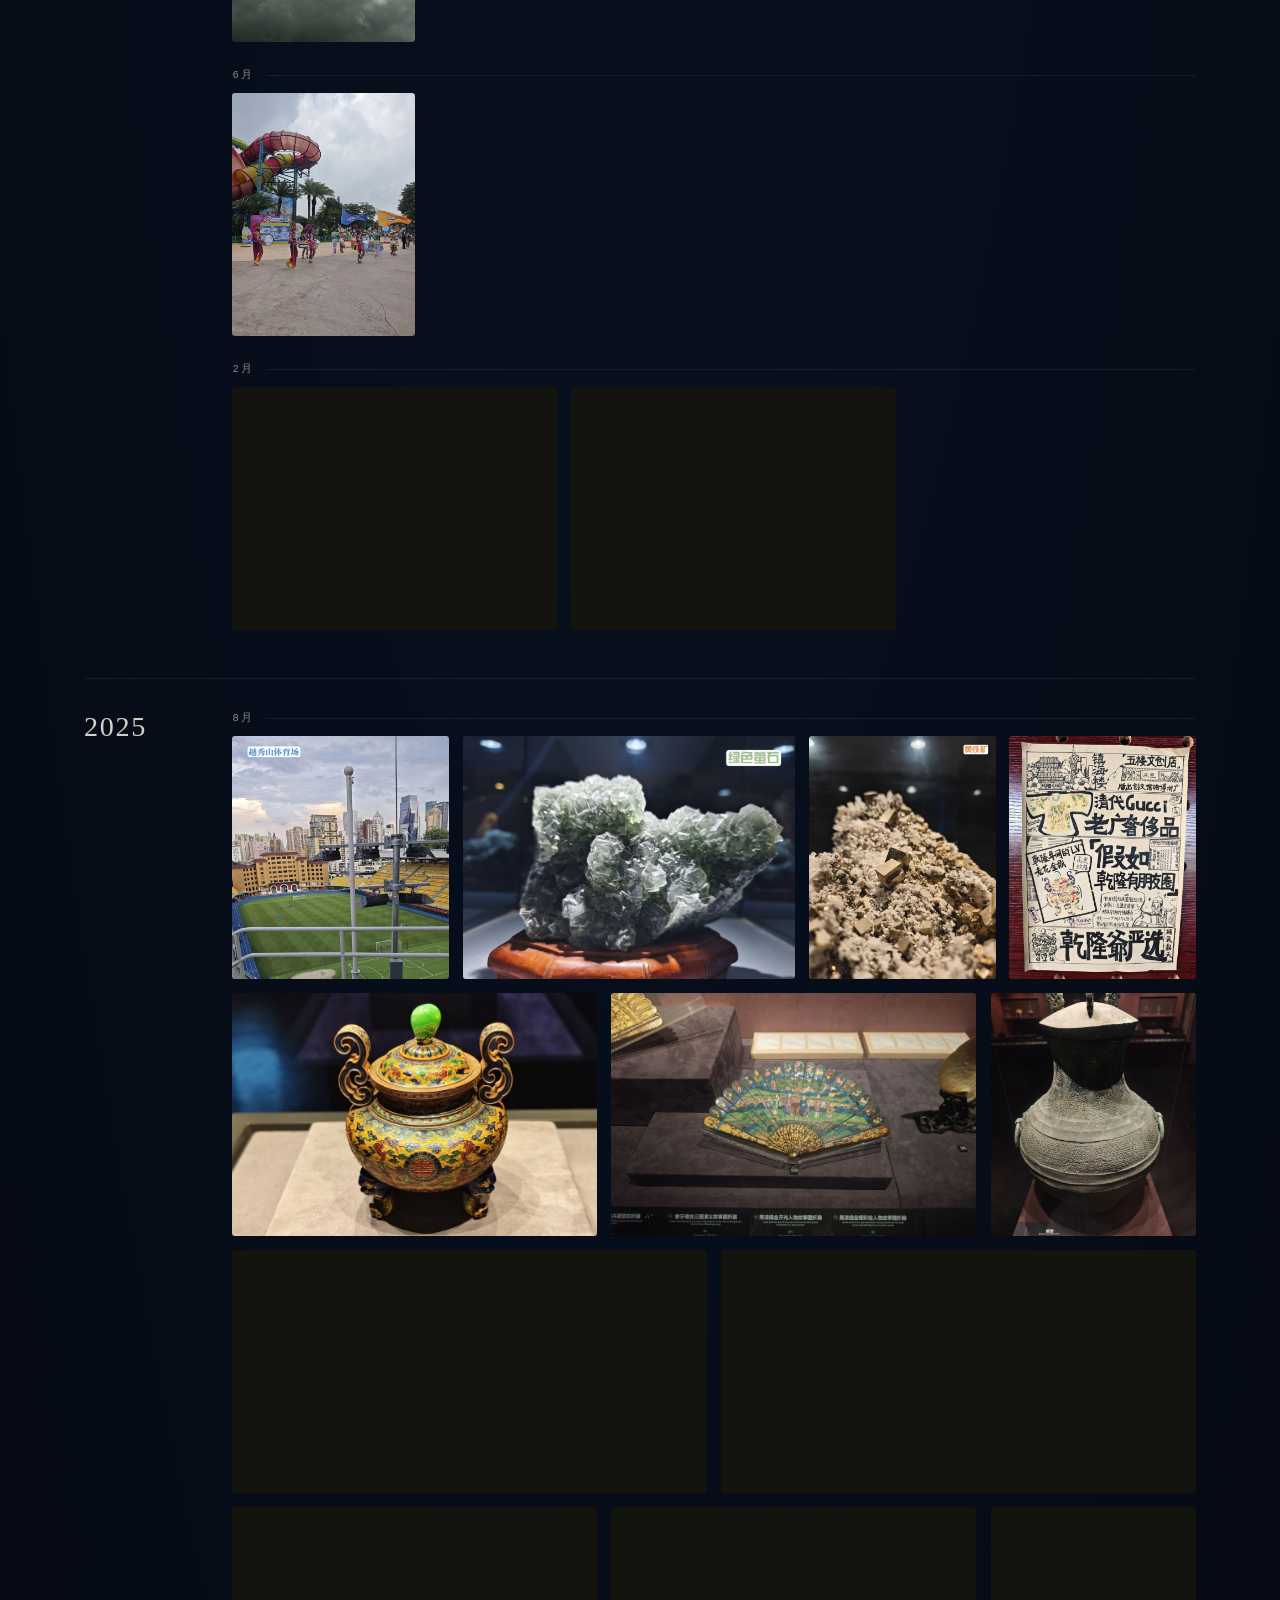
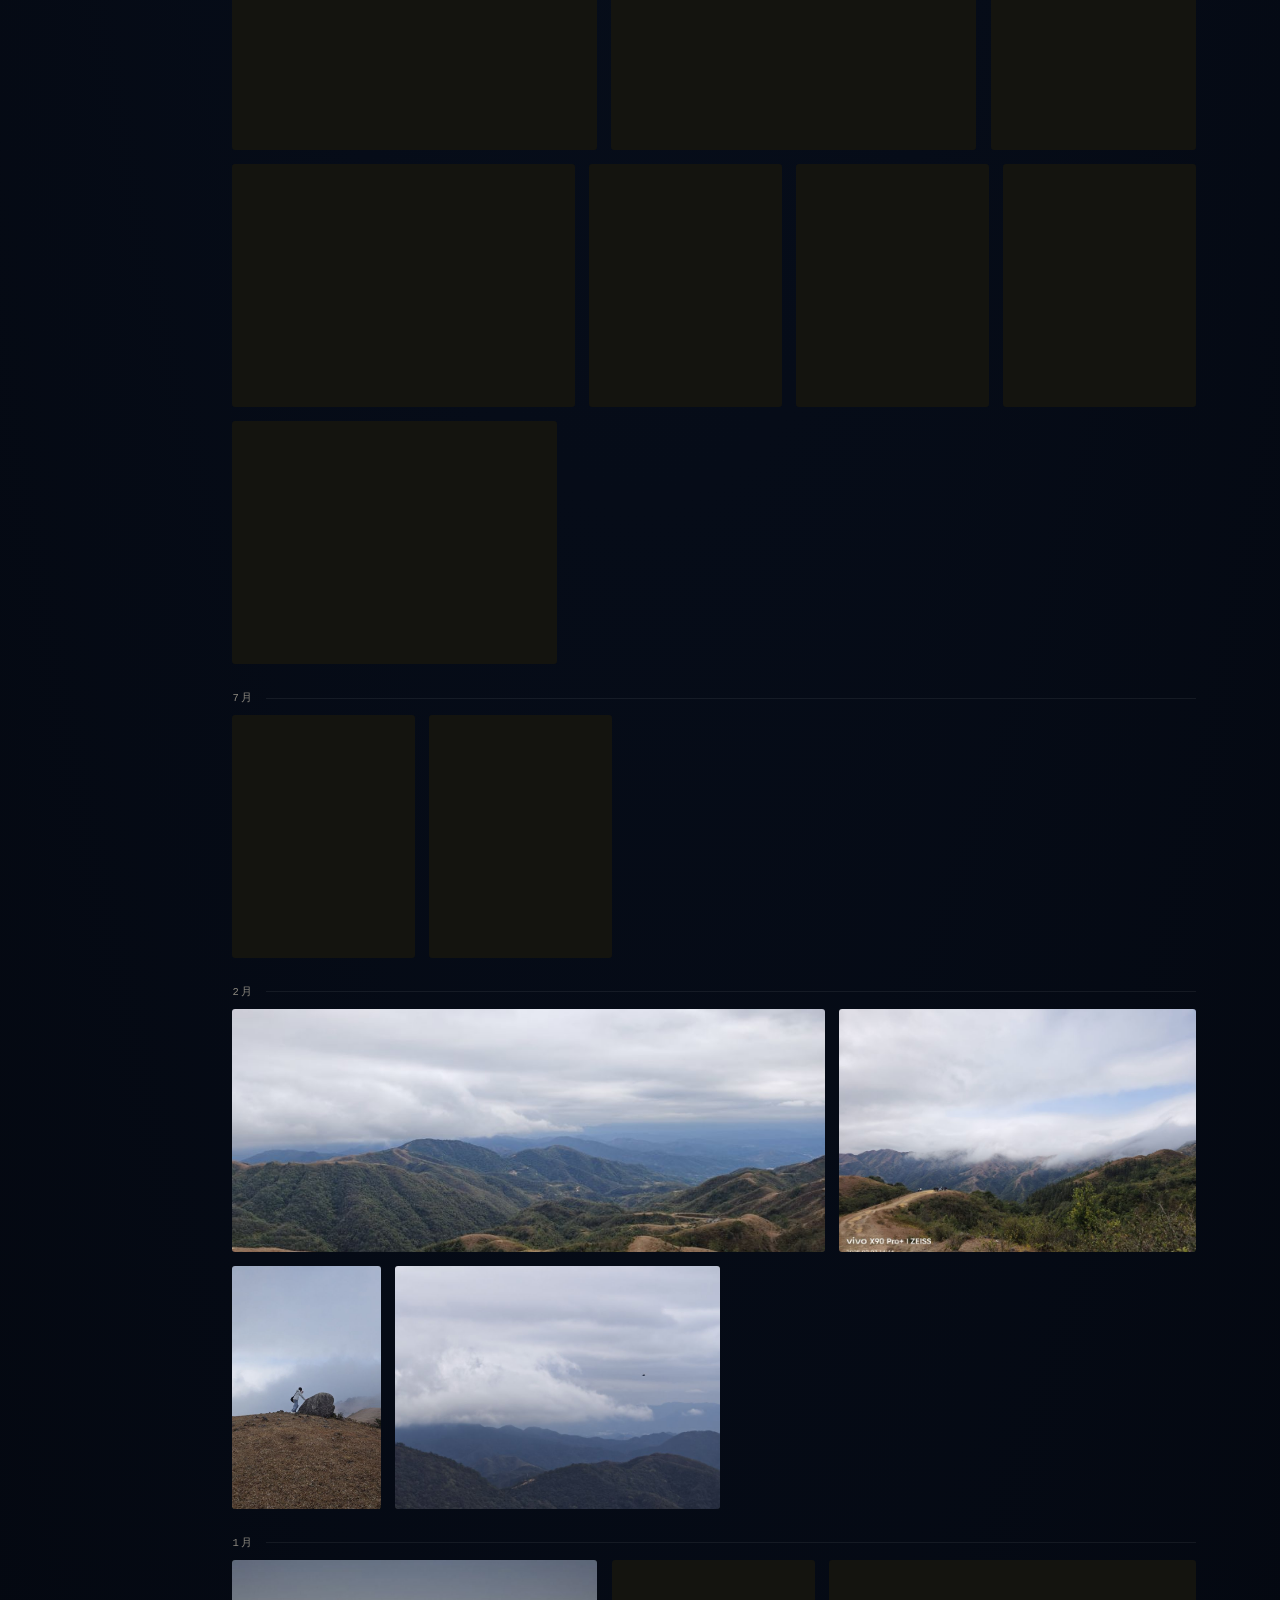
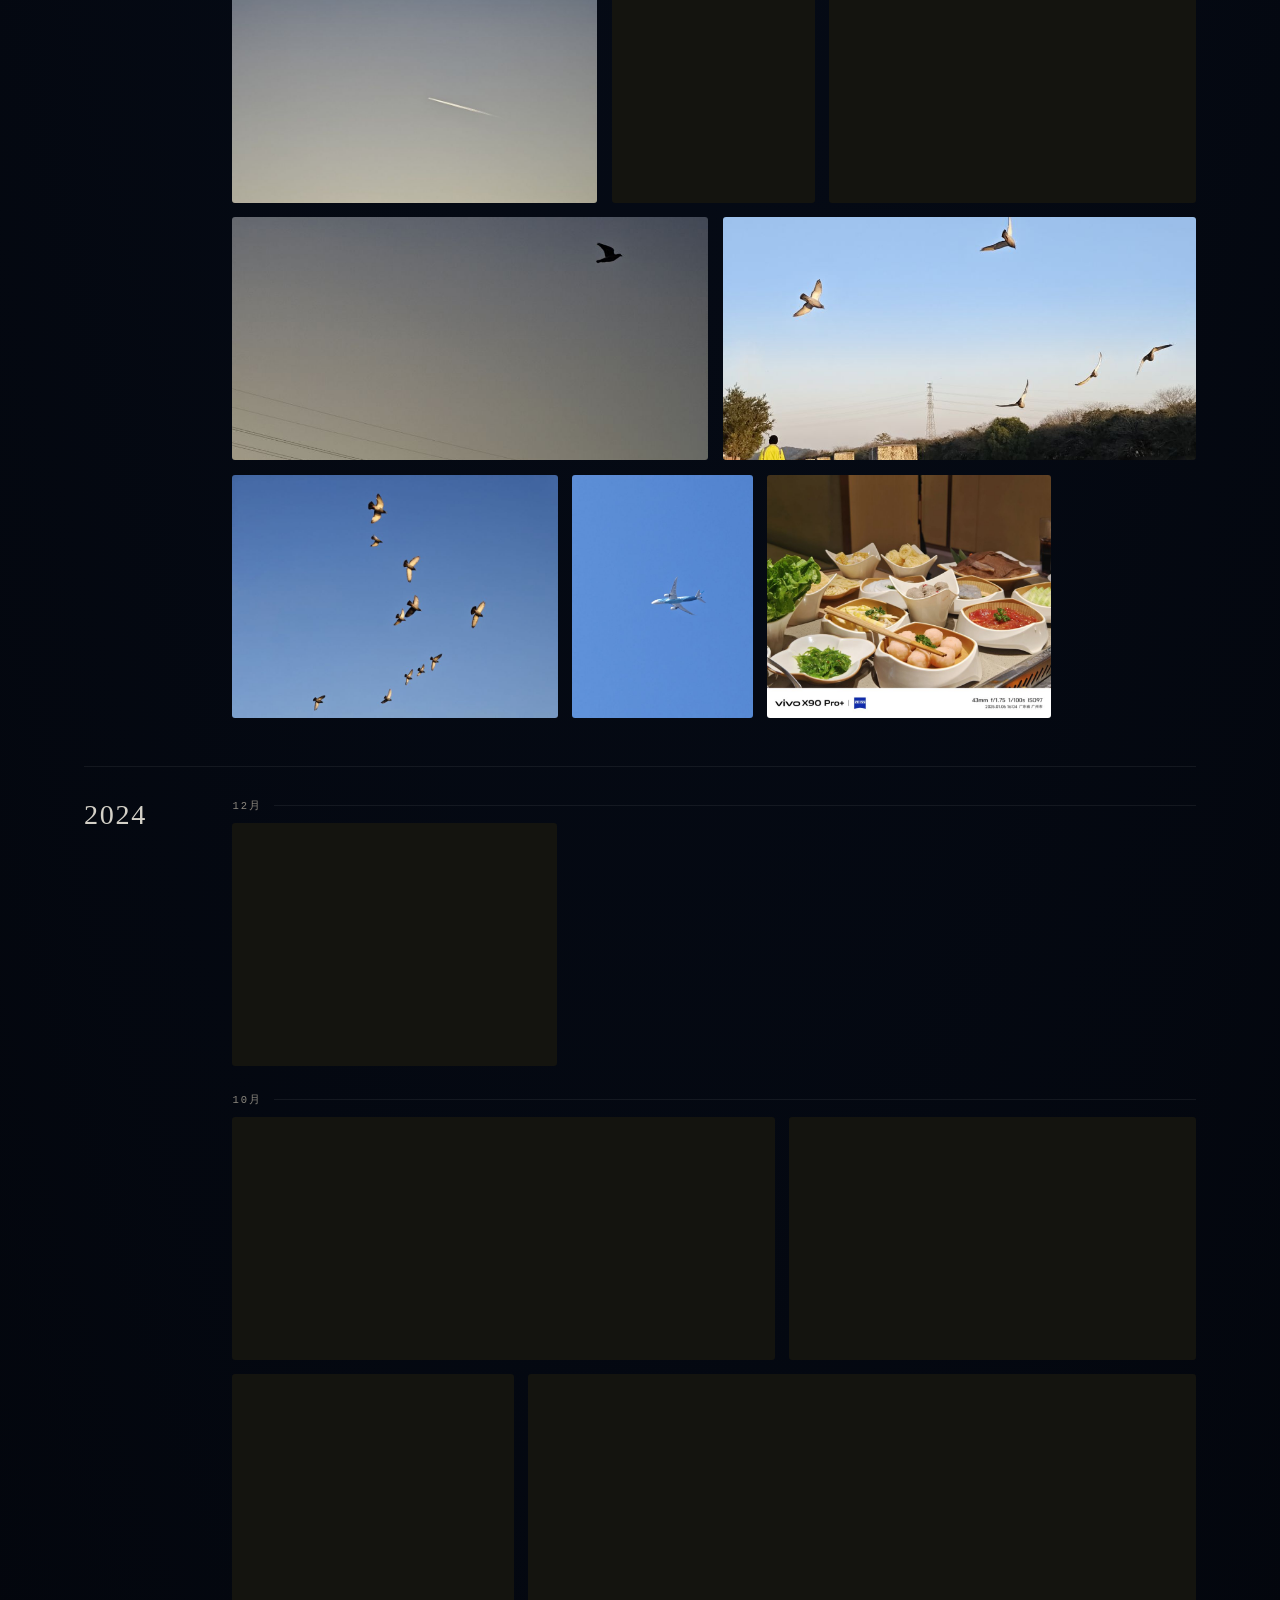
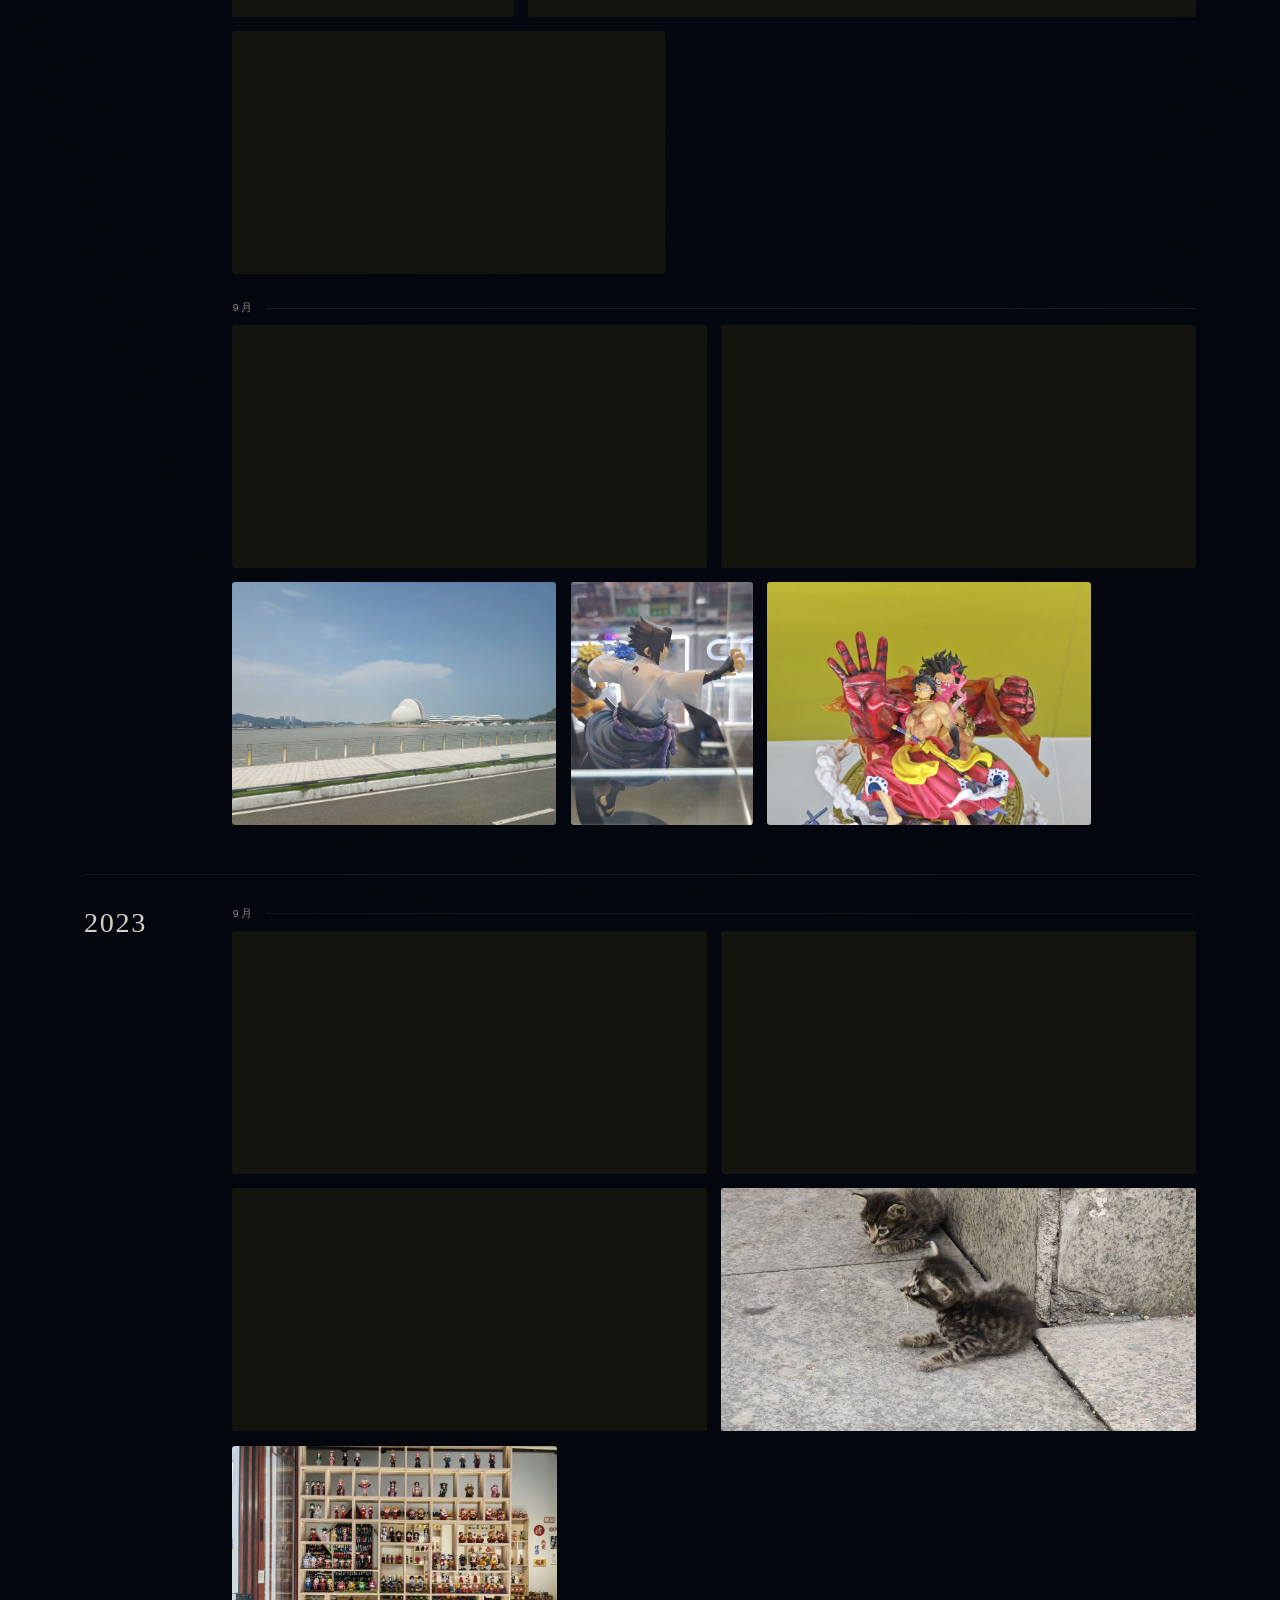
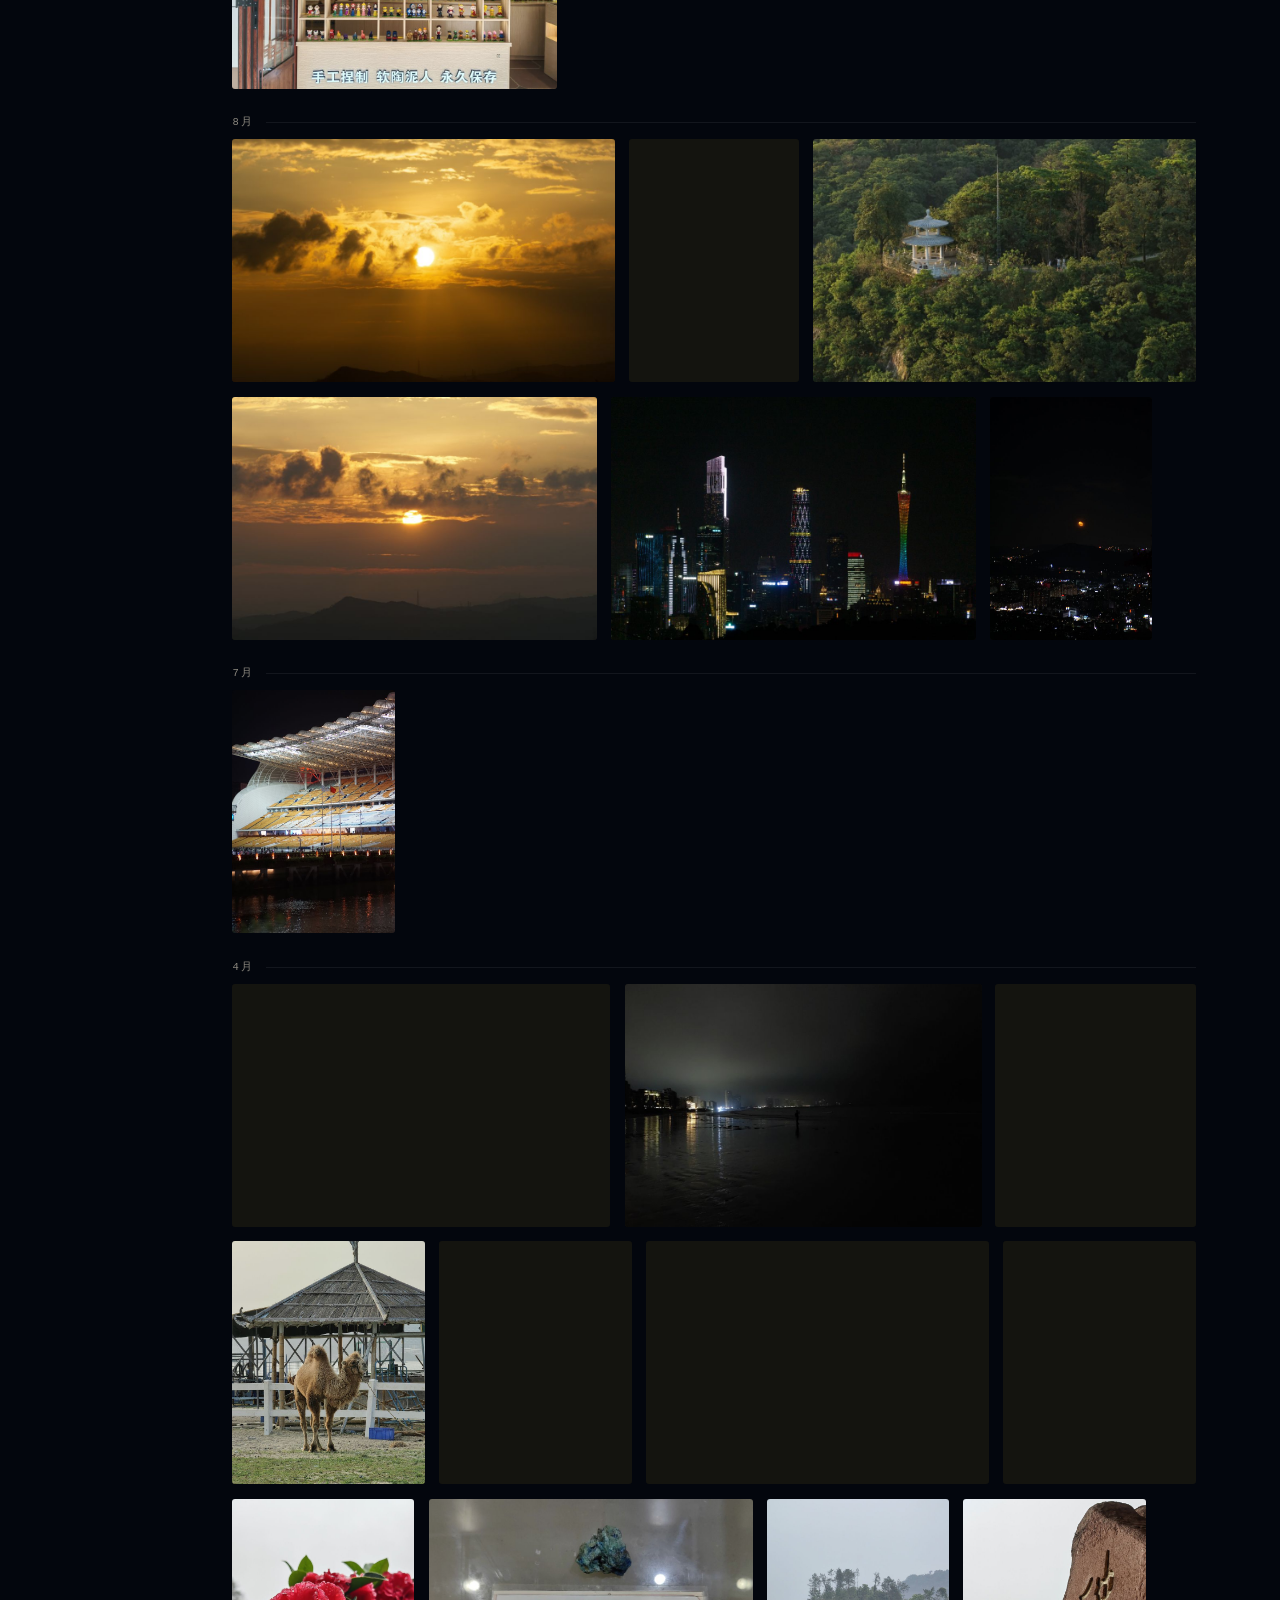
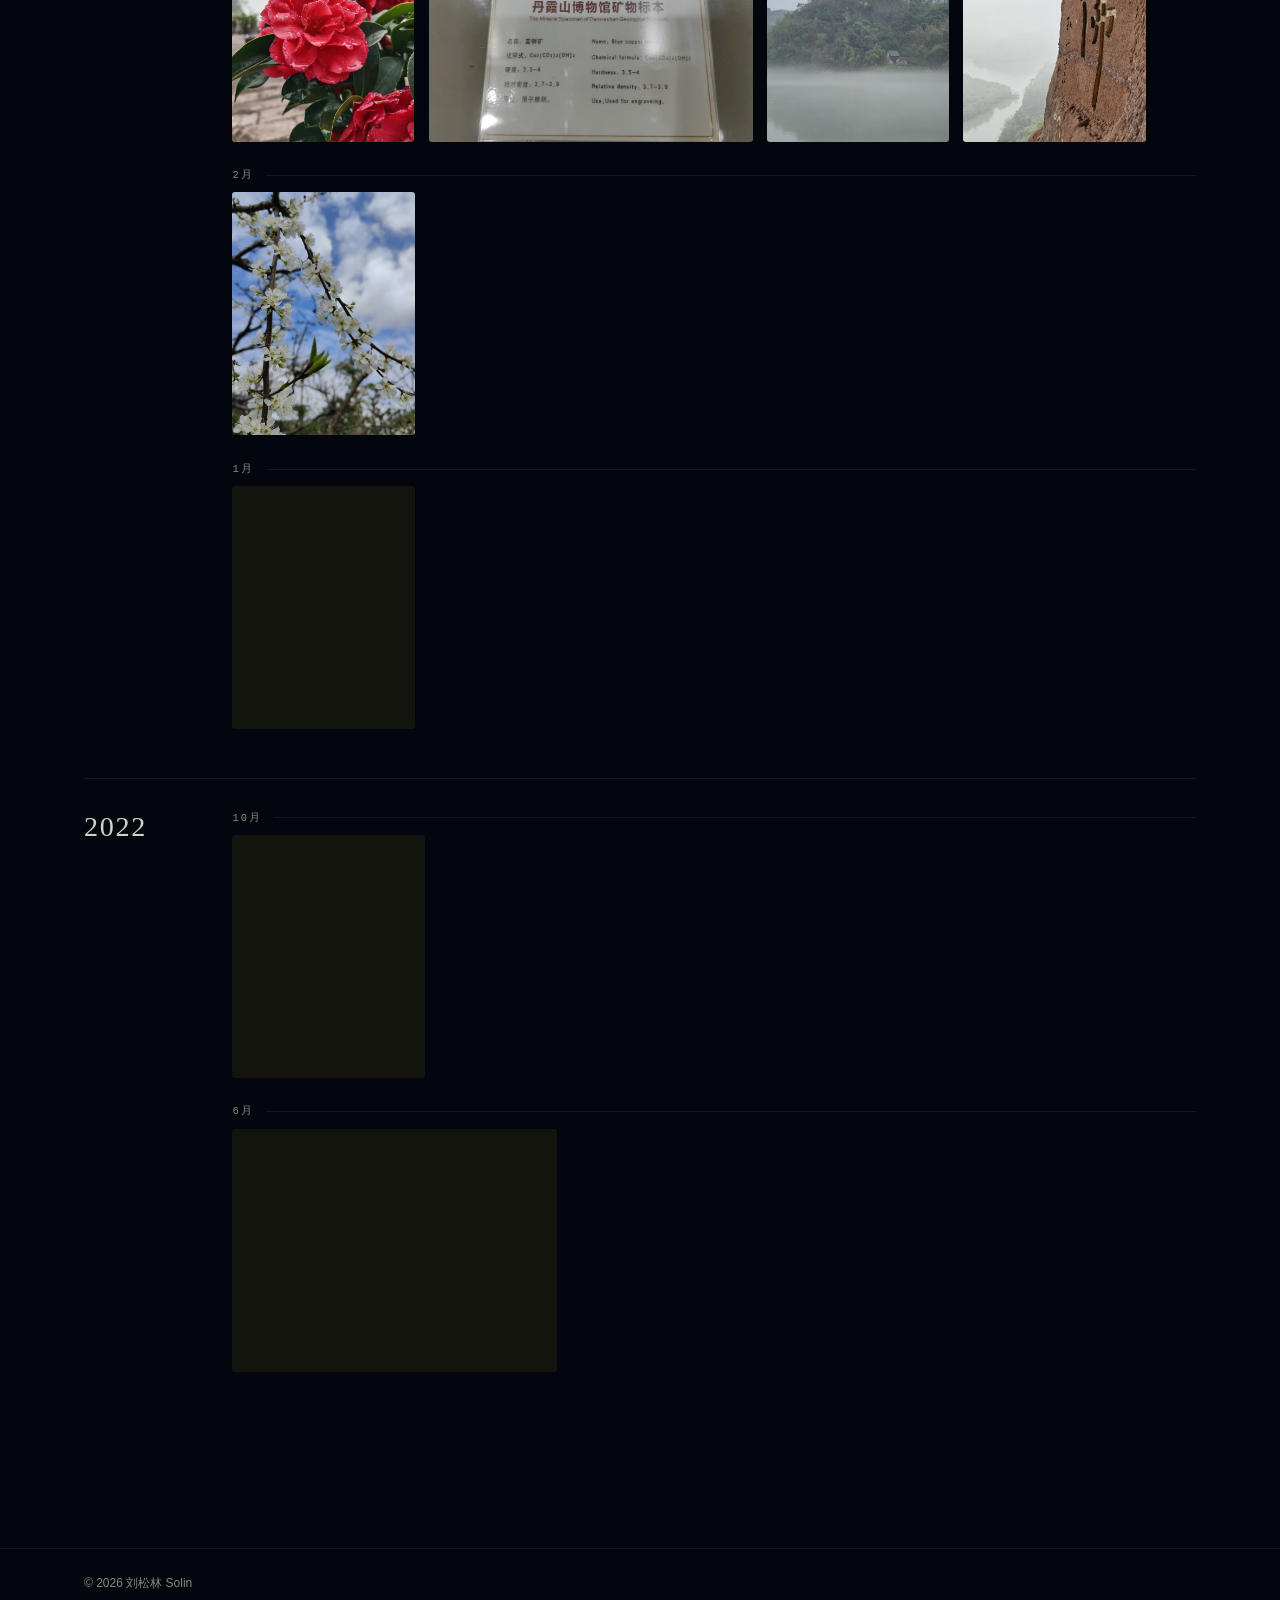
<file: portfolio.html>
<!doctype html>
<html lang="zh-CN">
  <head>
    <meta charset="UTF-8" />
    <meta name="viewport" content="width=device-width, initial-scale=1.0" />
    <title>照片墙 — 刘松林 Solin</title>
    <meta name="description" content="刘松林的照片墙，按年份归档。" />
    <link
      rel="icon"
      href="data:image/svg+xml,<svg xmlns='http://www.w3.org/2000/svg' viewBox='0 0 100 100'><rect width='100' height='100' rx='24' fill='%23111110'/><text x='50' y='68' font-size='52' font-family='Georgia,serif' fill='%23f7f6f4' text-anchor='middle'>S</text></svg>"
    />
    <script>
      (function () {
        try {
          // 首帧即隐藏原生光标，避免切页时闪一下白色箭头
          if (
            window.matchMedia("(pointer: fine)").matches &&
            !window.matchMedia("(prefers-reduced-motion: reduce)").matches
          ) {
            document.documentElement.classList.add("cursor-pending");
          }
        } catch (e) {}
      })();
    </script>
    <link rel="stylesheet" href="assets/style.css" />
  </head>
  <body class="is-entering">
    <div class="veil" aria-hidden="true"></div>

    <!-- nav:start · 由 partials/nav.html 生成，改完跑 python tools/sync_nav.py -->
<header class="site-header">
  <a class="brand" href="index.html">
    <span class="brand__mark">S</span>
    <span class="brand__text">刘松林<em>Solin</em></span>
  </a>

  <nav class="nav" id="nav">
    <a href="index.html" class="nav__link">首页</a>
    <a href="portfolio.html" class="nav__link is-active">照片墙</a>
    <a href="about.html" class="nav__link">关于我</a>
  </nav>

  <div class="header-actions">
    <button class="menu-btn" id="menuBtn" aria-label="打开菜单" aria-expanded="false">
      <span></span><span></span>
    </button>
  </div>
</header>
<!-- nav:end -->

    <main id="top" class="subpage">
      <section class="section portfolio" id="portfolio">
        <div class="wrap">
          <p class="portfolio__intro reveal">
            岁月流逝，人聚人散，唯有日月山川依旧。
          </p>

          <!--
        每张照片的属性都在 <figure class="shot"> 上，直接改属性即可：
          data-place  拍摄地点（从母库文件名里取，显示在大图下面那一行）
          data-date   角上那个日期（月.日），桌面悬停显形、手机常显
          data-ar     照片宽高比（按原图实际比例填，大图查看时用）
        层级是 年 → 月 → 照片（按日期 + 时间倒序）；由 tools/build_wall.py 自动生成，不要手改
      -->
          <div class="gallery-wrap">
            <div class="year-group">
              <div class="year-label">2026</div>
              <div class="year-body">
                <div class="month-group">
                  <div class="month-label">11月<span class="month-rule" aria-hidden="true"></span></div>
                  <div class="pf-grid">
                    <figure
                      class="shot reveal"
                      tabindex="0"
                      role="button"
                      style="--ar: 1.333"
                      data-ar="1.333"
                      data-date="11.07"
                      data-place="广东省广州市 · 珠江公园"
                      data-src="assets/portfolio/large/exif_exist/IMG20261107151429广东省广州市·珠江公园.jpg"
                    >
                      <img
                        class="shot__img"
                        src="assets/portfolio/thumbs/exif_exist/IMG20261107151429广东省广州市·珠江公园.jpg"
                        loading="lazy"
                        decoding="async"
                        alt=""
                      />
                    </figure>
                    <figure
                      class="shot reveal"
                      tabindex="0"
                      role="button"
                      style="--ar: 0.75"
                      data-ar="0.75"
                      data-date="11.07"
                      data-place="广东省广州市 · 珠江公园"
                      data-src="assets/portfolio/large/exif_exist/IMG20261107145516广东省广州市·珠江公园.jpg"
                    >
                      <img
                        class="shot__img"
                        src="assets/portfolio/thumbs/exif_exist/IMG20261107145516广东省广州市·珠江公园.jpg"
                        loading="lazy"
                        decoding="async"
                        alt=""
                      />
                    </figure>
                    <figure
                      class="shot reveal"
                      tabindex="0"
                      role="button"
                      style="--ar: 0.75"
                      data-ar="0.75"
                      data-date="11.07"
                      data-place="广东省广州市 · 珠江公园"
                      data-src="assets/portfolio/large/exif_exist/IMG20261107145339广东省广州市·珠江公园.jpg"
                    >
                      <img
                        class="shot__img"
                        src="assets/portfolio/thumbs/exif_exist/IMG20261107145339广东省广州市·珠江公园.jpg"
                        loading="lazy"
                        decoding="async"
                        alt=""
                      />
                    </figure>
                    <figure
                      class="shot reveal"
                      tabindex="0"
                      role="button"
                      style="--ar: 0.75"
                      data-ar="0.75"
                      data-date="11.07"
                      data-place="广东省广州市 · 珠江公园"
                      data-src="assets/portfolio/large/exif_exist/IMG20261107144654广东省广州市·珠江公园.jpg"
                    >
                      <img
                        class="shot__img"
                        src="assets/portfolio/thumbs/exif_exist/IMG20261107144654广东省广州市·珠江公园.jpg"
                        loading="lazy"
                        decoding="async"
                        alt=""
                      />
                    </figure>
                    <figure
                      class="shot reveal"
                      tabindex="0"
                      role="button"
                      style="--ar: 0.75"
                      data-ar="0.75"
                      data-date="11.07"
                      data-place="广东省广州市 · 珠江公园"
                      data-src="assets/portfolio/large/exif_exist/IMG20261107142758广东省广州市·珠江公园.jpg"
                    >
                      <img
                        class="shot__img"
                        src="assets/portfolio/thumbs/exif_exist/IMG20261107142758广东省广州市·珠江公园.jpg"
                        loading="lazy"
                        decoding="async"
                        alt=""
                      />
                    </figure>
                    <figure
                      class="shot reveal"
                      tabindex="0"
                      role="button"
                      style="--ar: 1.333"
                      data-ar="1.333"
                      data-date="11.07"
                      data-place="广东省广州市 · 珠江公园"
                      data-src="assets/portfolio/large/exif_exist/IMG20261107142514广东省广州市·珠江公园.jpg"
                    >
                      <img
                        class="shot__img"
                        src="assets/portfolio/thumbs/exif_exist/IMG20261107142514广东省广州市·珠江公园.jpg"
                        loading="lazy"
                        decoding="async"
                        alt=""
                      />
                    </figure>
                    <figure
                      class="shot reveal"
                      tabindex="0"
                      role="button"
                      style="--ar: 0.75"
                      data-ar="0.75"
                      data-date="11.07"
                      data-place="广东省广州市 · 珠江公园"
                      data-src="assets/portfolio/large/exif_exist/IMG20261107140355广东省广州市·珠江公园.jpg"
                    >
                      <img
                        class="shot__img"
                        src="assets/portfolio/thumbs/exif_exist/IMG20261107140355广东省广州市·珠江公园.jpg"
                        loading="lazy"
                        decoding="async"
                        alt=""
                      />
                    </figure>
                    <figure
                      class="shot reveal"
                      tabindex="0"
                      role="button"
                      style="--ar: 0.75"
                      data-ar="0.75"
                      data-date="11.07"
                      data-place="广东省广州市"
                      data-src="assets/portfolio/large/exif_exist/IMG20261107140215广东省广州市.jpg"
                    >
                      <img
                        class="shot__img"
                        src="assets/portfolio/thumbs/exif_exist/IMG20261107140215广东省广州市.jpg"
                        loading="lazy"
                        decoding="async"
                        alt=""
                      />
                    </figure>
                    <div class="pf-filler" aria-hidden="true"></div>
                  </div>
                </div>
                <div class="month-group">
                  <div class="month-label">10月<span class="month-rule" aria-hidden="true"></span></div>
                  <div class="pf-grid">
                    <figure
                      class="shot reveal"
                      tabindex="0"
                      role="button"
                      style="--ar: 0.75"
                      data-ar="0.75"
                      data-date="10.24"
                      data-place="广东省广州市"
                      data-src="assets/portfolio/large/exif_exist/20261024_01-广东省广州市.jpg"
                    >
                      <img
                        class="shot__img"
                        src="assets/portfolio/thumbs/exif_exist/20261024_01-广东省广州市.jpg"
                        loading="lazy"
                        decoding="async"
                        alt=""
                      />
                    </figure>
                    <figure
                      class="shot reveal"
                      tabindex="0"
                      role="button"
                      style="--ar: 0.75"
                      data-ar="0.75"
                      data-date="10.07"
                      data-place="广东省广州市"
                      data-src="assets/portfolio/large/exif_exist/20261007_01-广东省广州市.jpg"
                    >
                      <img
                        class="shot__img"
                        src="assets/portfolio/thumbs/exif_exist/20261007_01-广东省广州市.jpg"
                        loading="lazy"
                        decoding="async"
                        alt=""
                      />
                    </figure>
                    <div class="pf-filler" aria-hidden="true"></div>
                  </div>
                </div>
                <div class="month-group">
                  <div class="month-label">8月<span class="month-rule" aria-hidden="true"></span></div>
                  <div class="pf-grid">
                    <figure
                      class="shot reveal"
                      tabindex="0"
                      role="button"
                      style="--ar: 0.451"
                      data-ar="0.451"
                      data-date="8.09"
                      data-place="广东省茂名市"
                      data-src="assets/portfolio/large/exif_exist/20260809_01-广东省茂名市.jpg"
                    >
                      <img
                        class="shot__img"
                        src="assets/portfolio/thumbs/exif_exist/20260809_01-广东省茂名市.jpg"
                        loading="lazy"
                        decoding="async"
                        alt=""
                      />
                    </figure>
                    <div class="pf-filler" aria-hidden="true"></div>
                  </div>
                </div>
                <div class="month-group">
                  <div class="month-label">7月<span class="month-rule" aria-hidden="true"></span></div>
                  <div class="pf-grid">
                    <figure
                      class="shot reveal"
                      tabindex="0"
                      role="button"
                      style="--ar: 0.75"
                      data-ar="0.75"
                      data-date="7.05"
                      data-place="广东省东莞市"
                      data-src="assets/portfolio/large/exif_exist/20260705_01-广东省东莞市.jpg"
                    >
                      <img
                        class="shot__img"
                        src="assets/portfolio/thumbs/exif_exist/20260705_01-广东省东莞市.jpg"
                        loading="lazy"
                        decoding="async"
                        alt=""
                      />
                    </figure>
                    <div class="pf-filler" aria-hidden="true"></div>
                  </div>
                </div>
                <div class="month-group">
                  <div class="month-label">6月<span class="month-rule" aria-hidden="true"></span></div>
                  <div class="pf-grid">
                    <figure
                      class="shot reveal"
                      tabindex="0"
                      role="button"
                      style="--ar: 0.75"
                      data-ar="0.75"
                      data-date="6.01"
                      data-place="广东省广州市 · 长隆"
                      data-src="assets/portfolio/large/exif_exist/IMG_20260601_160038广东省广州市·长隆.jpg"
                    >
                      <img
                        class="shot__img"
                        src="assets/portfolio/thumbs/exif_exist/IMG_20260601_160038广东省广州市·长隆.jpg"
                        loading="lazy"
                        decoding="async"
                        alt=""
                      />
                    </figure>
                    <div class="pf-filler" aria-hidden="true"></div>
                  </div>
                </div>
                <div class="month-group">
                  <div class="month-label">2月<span class="month-rule" aria-hidden="true"></span></div>
                  <div class="pf-grid">
                    <figure
                      class="shot reveal"
                      tabindex="0"
                      role="button"
                      style="--ar: 1.333"
                      data-ar="1.333"
                      data-date="2.20"
                      data-place="广东省茂名市"
                      data-src="assets/portfolio/large/exif_exist/IMG_20260220_163342广东省茂名市.jpg"
                    >
                      <img
                        class="shot__img"
                        src="assets/portfolio/thumbs/exif_exist/IMG_20260220_163342广东省茂名市.jpg"
                        loading="lazy"
                        decoding="async"
                        alt=""
                      />
                    </figure>
                    <figure
                      class="shot reveal"
                      tabindex="0"
                      role="button"
                      style="--ar: 1.333"
                      data-ar="1.333"
                      data-date="2.20"
                      data-place="广东省茂名市"
                      data-src="assets/portfolio/large/exif_exist/20260220_01-广东省茂名市.jpg"
                    >
                      <img
                        class="shot__img"
                        src="assets/portfolio/thumbs/exif_exist/20260220_01-广东省茂名市.jpg"
                        loading="lazy"
                        decoding="async"
                        alt=""
                      />
                    </figure>
                    <div class="pf-filler" aria-hidden="true"></div>
                  </div>
                </div>
              </div>
            </div>

            <div class="year-group">
              <div class="year-label">2025</div>
              <div class="year-body">
                <div class="month-group">
                  <div class="month-label">8月<span class="month-rule" aria-hidden="true"></span></div>
                  <div class="pf-grid">
                    <figure
                      class="shot reveal"
                      tabindex="0"
                      role="button"
                      style="--ar: 0.87"
                      data-ar="0.87"
                      data-date="8.27"
                      data-place="广东省广州市 · 越秀公园"
                      data-src="assets/portfolio/large/exif_exist/IMG_20250827_193918广东省广州市·越秀公园.jpg"
                    >
                      <img
                        class="shot__img"
                        src="assets/portfolio/thumbs/exif_exist/IMG_20250827_193918广东省广州市·越秀公园.jpg"
                        loading="lazy"
                        decoding="async"
                        alt=""
                      />
                    </figure>
                    <figure
                      class="shot reveal"
                      tabindex="0"
                      role="button"
                      style="--ar: 1.333"
                      data-ar="1.333"
                      data-date="8.27"
                      data-place="广东省广州市 · 越秀公园"
                      data-src="assets/portfolio/large/exif_exist/IMG_20250827_191624广东省广州市·越秀公园.jpg"
                    >
                      <img
                        class="shot__img"
                        src="assets/portfolio/thumbs/exif_exist/IMG_20250827_191624广东省广州市·越秀公园.jpg"
                        loading="lazy"
                        decoding="async"
                        alt=""
                      />
                    </figure>
                    <figure
                      class="shot reveal"
                      tabindex="0"
                      role="button"
                      style="--ar: 0.75"
                      data-ar="0.75"
                      data-date="8.27"
                      data-place="广东省广州市 · 越秀公园"
                      data-src="assets/portfolio/large/exif_exist/IMG_20250827_191327广东省广州市·越秀公园.jpg"
                    >
                      <img
                        class="shot__img"
                        src="assets/portfolio/thumbs/exif_exist/IMG_20250827_191327广东省广州市·越秀公园.jpg"
                        loading="lazy"
                        decoding="async"
                        alt=""
                      />
                    </figure>
                    <figure
                      class="shot reveal"
                      tabindex="0"
                      role="button"
                      style="--ar: 0.75"
                      data-ar="0.75"
                      data-date="8.27"
                      data-place="广东省广州市 · 越秀公园"
                      data-src="assets/portfolio/large/exif_exist/IMG_20250827_170805广东省广州市·越秀公园.jpg"
                    >
                      <img
                        class="shot__img"
                        src="assets/portfolio/thumbs/exif_exist/IMG_20250827_170805广东省广州市·越秀公园.jpg"
                        loading="lazy"
                        decoding="async"
                        alt=""
                      />
                    </figure>
                    <figure
                      class="shot reveal"
                      tabindex="0"
                      role="button"
                      style="--ar: 1.333"
                      data-ar="1.333"
                      data-date="8.27"
                      data-place="广东省广州市 · 越秀公园"
                      data-src="assets/portfolio/large/exif_exist/IMG_20250827_170350广东省广州市·越秀公园.jpg"
                    >
                      <img
                        class="shot__img"
                        src="assets/portfolio/thumbs/exif_exist/IMG_20250827_170350广东省广州市·越秀公园.jpg"
                        loading="lazy"
                        decoding="async"
                        alt=""
                      />
                    </figure>
                    <figure
                      class="shot reveal"
                      tabindex="0"
                      role="button"
                      style="--ar: 1.333"
                      data-ar="1.333"
                      data-date="8.27"
                      data-place="广东省广州市 · 越秀公园"
                      data-src="assets/portfolio/large/exif_exist/IMG_20250827_170228_1广东省广州市·越秀公园.jpg"
                    >
                      <img
                        class="shot__img"
                        src="assets/portfolio/thumbs/exif_exist/IMG_20250827_170228_1广东省广州市·越秀公园.jpg"
                        loading="lazy"
                        decoding="async"
                        alt=""
                      />
                    </figure>
                    <figure
                      class="shot reveal"
                      tabindex="0"
                      role="button"
                      style="--ar: 0.75"
                      data-ar="0.75"
                      data-date="8.27"
                      data-place="广东省广州市 · 越秀公园"
                      data-src="assets/portfolio/large/exif_exist/IMG_20250827_170009广东省广州市·越秀公园.jpg"
                    >
                      <img
                        class="shot__img"
                        src="assets/portfolio/thumbs/exif_exist/IMG_20250827_170009广东省广州市·越秀公园.jpg"
                        loading="lazy"
                        decoding="async"
                        alt=""
                      />
                    </figure>
                    <figure
                      class="shot reveal"
                      tabindex="0"
                      role="button"
                      style="--ar: 1.333"
                      data-ar="1.333"
                      data-date="8.27"
                      data-place="广东省广州市 · 越秀公园"
                      data-src="assets/portfolio/large/exif_exist/IMG_20250827_164819广东省广州市·越秀公园.jpg"
                    >
                      <img
                        class="shot__img"
                        src="assets/portfolio/thumbs/exif_exist/IMG_20250827_164819广东省广州市·越秀公园.jpg"
                        loading="lazy"
                        decoding="async"
                        alt=""
                      />
                    </figure>
                    <figure
                      class="shot reveal"
                      tabindex="0"
                      role="button"
                      style="--ar: 1.333"
                      data-ar="1.333"
                      data-date="8.27"
                      data-place="广东省广州市 · 越秀公园"
                      data-src="assets/portfolio/large/exif_exist/IMG_20250827_160707广东省广州市·越秀公园.jpg"
                    >
                      <img
                        class="shot__img"
                        src="assets/portfolio/thumbs/exif_exist/IMG_20250827_160707广东省广州市·越秀公园.jpg"
                        loading="lazy"
                        decoding="async"
                        alt=""
                      />
                    </figure>
                    <figure
                      class="shot reveal"
                      tabindex="0"
                      role="button"
                      style="--ar: 1.333"
                      data-ar="1.333"
                      data-date="8.27"
                      data-place="广东省广州市 · 越秀公园"
                      data-src="assets/portfolio/large/exif_exist/IMG_20250827_160110广东省广州市·越秀公园.jpg"
                    >
                      <img
                        class="shot__img"
                        src="assets/portfolio/thumbs/exif_exist/IMG_20250827_160110广东省广州市·越秀公园.jpg"
                        loading="lazy"
                        decoding="async"
                        alt=""
                      />
                    </figure>
                    <figure
                      class="shot reveal"
                      tabindex="0"
                      role="button"
                      style="--ar: 1.333"
                      data-ar="1.333"
                      data-date="8.27"
                      data-place="广东省广州市 · 越秀公园"
                      data-src="assets/portfolio/large/exif_exist/IMG_20250827_154848广东省广州市·越秀公园.jpg"
                    >
                      <img
                        class="shot__img"
                        src="assets/portfolio/thumbs/exif_exist/IMG_20250827_154848广东省广州市·越秀公园.jpg"
                        loading="lazy"
                        decoding="async"
                        alt=""
                      />
                    </figure>
                    <figure
                      class="shot reveal"
                      tabindex="0"
                      role="button"
                      style="--ar: 0.75"
                      data-ar="0.75"
                      data-date="8.27"
                      data-place="广东省广州市 · 越秀公园"
                      data-src="assets/portfolio/large/exif_exist/IMG_20250827_153147广东省广州市·越秀公园.jpg"
                    >
                      <img
                        class="shot__img"
                        src="assets/portfolio/thumbs/exif_exist/IMG_20250827_153147广东省广州市·越秀公园.jpg"
                        loading="lazy"
                        decoding="async"
                        alt=""
                      />
                    </figure>
                    <figure
                      class="shot reveal"
                      tabindex="0"
                      role="button"
                      style="--ar: 1.333"
                      data-ar="1.333"
                      data-date="8.27"
                      data-place="广东省广州市 · 越秀公园"
                      data-src="assets/portfolio/large/exif_exist/IMG_20250827_140005广东省广州市·越秀公园.jpg"
                    >
                      <img
                        class="shot__img"
                        src="assets/portfolio/thumbs/exif_exist/IMG_20250827_140005广东省广州市·越秀公园.jpg"
                        loading="lazy"
                        decoding="async"
                        alt=""
                      />
                    </figure>
                    <figure
                      class="shot reveal"
                      tabindex="0"
                      role="button"
                      style="--ar: 0.75"
                      data-ar="0.75"
                      data-date="8.17"
                      data-place="广东省广州市 · 越秀公园"
                      data-src="assets/portfolio/large/exif_exist/IMG_20250817_200347广东省广州市·越秀公园.jpg"
                    >
                      <img
                        class="shot__img"
                        src="assets/portfolio/thumbs/exif_exist/IMG_20250817_200347广东省广州市·越秀公园.jpg"
                        loading="lazy"
                        decoding="async"
                        alt=""
                      />
                    </figure>
                    <figure
                      class="shot reveal"
                      tabindex="0"
                      role="button"
                      style="--ar: 0.75"
                      data-ar="0.75"
                      data-date="8.17"
                      data-place="广东省广州市 · 越秀公园"
                      data-src="assets/portfolio/large/exif_exist/IMG_20250817_200237广东省广州市·越秀公园.jpg"
                    >
                      <img
                        class="shot__img"
                        src="assets/portfolio/thumbs/exif_exist/IMG_20250817_200237广东省广州市·越秀公园.jpg"
                        loading="lazy"
                        decoding="async"
                        alt=""
                      />
                    </figure>
                    <figure
                      class="shot reveal"
                      tabindex="0"
                      role="button"
                      style="--ar: 0.75"
                      data-ar="0.75"
                      data-date="8.17"
                      data-place="广东省广州市 · 越秀公园"
                      data-src="assets/portfolio/large/exif_exist/IMG_20250817_195607广东省广州市·越秀公园.jpg"
                    >
                      <img
                        class="shot__img"
                        src="assets/portfolio/thumbs/exif_exist/IMG_20250817_195607广东省广州市·越秀公园.jpg"
                        loading="lazy"
                        decoding="async"
                        alt=""
                      />
                    </figure>
                    <figure
                      class="shot reveal"
                      tabindex="0"
                      role="button"
                      style="--ar: 1.333"
                      data-ar="1.333"
                      data-date="8.17"
                      data-place="广东省广州市 · 中山纪念堂"
                      data-src="assets/portfolio/large/exif_exist/IMG_20250817_194129广东省广州市·中山纪念堂.jpg"
                    >
                      <img
                        class="shot__img"
                        src="assets/portfolio/thumbs/exif_exist/IMG_20250817_194129广东省广州市·中山纪念堂.jpg"
                        loading="lazy"
                        decoding="async"
                        alt=""
                      />
                    </figure>
                    <div class="pf-filler" aria-hidden="true"></div>
                  </div>
                </div>
                <div class="month-group">
                  <div class="month-label">7月<span class="month-rule" aria-hidden="true"></span></div>
                  <div class="pf-grid">
                    <figure
                      class="shot reveal"
                      tabindex="0"
                      role="button"
                      style="--ar: 0.75"
                      data-ar="0.75"
                      data-date="7.13"
                      data-place="广东省广州市"
                      data-src="assets/portfolio/large/exif_exist/IMG_20250713_173602广东省广州市.jpg"
                    >
                      <img
                        class="shot__img"
                        src="assets/portfolio/thumbs/exif_exist/IMG_20250713_173602广东省广州市.jpg"
                        loading="lazy"
                        decoding="async"
                        alt=""
                      />
                    </figure>
                    <figure
                      class="shot reveal"
                      tabindex="0"
                      role="button"
                      style="--ar: 0.75"
                      data-ar="0.75"
                      data-date="7.08"
                      data-place="广东省广州市"
                      data-src="assets/portfolio/large/exif_exist/20250708_01-广东省广州市.jpg"
                    >
                      <img
                        class="shot__img"
                        src="assets/portfolio/thumbs/exif_exist/20250708_01-广东省广州市.jpg"
                        loading="lazy"
                        decoding="async"
                        alt=""
                      />
                    </figure>
                    <div class="pf-filler" aria-hidden="true"></div>
                  </div>
                </div>
                <div class="month-group">
                  <div class="month-label">2月<span class="month-rule" aria-hidden="true"></span></div>
                  <div class="pf-grid">
                    <figure
                      class="shot reveal"
                      tabindex="0"
                      role="button"
                      style="--ar: 2.216"
                      data-ar="2.216"
                      data-date="2.03"
                      data-place="广东省阳江市 · 鸡笼顶"
                      data-src="assets/portfolio/large/exif_exist/IMG_20250203_152007广东省阳江市·鸡笼顶.jpg"
                    >
                      <img
                        class="shot__img"
                        src="assets/portfolio/thumbs/exif_exist/IMG_20250203_152007广东省阳江市·鸡笼顶.jpg"
                        loading="lazy"
                        decoding="async"
                        alt=""
                      />
                    </figure>
                    <figure
                      class="shot reveal"
                      tabindex="0"
                      role="button"
                      style="--ar: 1.333"
                      data-ar="1.333"
                      data-date="2.03"
                      data-place="广东省阳江市 · 鸡笼顶"
                      data-src="assets/portfolio/large/exif_exist/IMG_20250203_144624广东省阳江市·鸡笼顶.jpg"
                    >
                      <img
                        class="shot__img"
                        src="assets/portfolio/thumbs/exif_exist/IMG_20250203_144624广东省阳江市·鸡笼顶.jpg"
                        loading="lazy"
                        decoding="async"
                        alt=""
                      />
                    </figure>
                    <figure
                      class="shot reveal"
                      tabindex="0"
                      role="button"
                      style="--ar: 0.61"
                      data-ar="0.61"
                      data-date="2.03"
                      data-place="广东省阳江市 · 鸡笼顶"
                      data-src="assets/portfolio/large/exif_exist/20250203_02-广东省阳江市·鸡笼顶.jpg"
                    >
                      <img
                        class="shot__img"
                        src="assets/portfolio/thumbs/exif_exist/20250203_02-广东省阳江市·鸡笼顶.jpg"
                        loading="lazy"
                        decoding="async"
                        alt=""
                      />
                    </figure>
                    <figure
                      class="shot reveal"
                      tabindex="0"
                      role="button"
                      style="--ar: 1.333"
                      data-ar="1.333"
                      data-date="2.03"
                      data-place="广东省阳江市 · 鸡笼顶"
                      data-src="assets/portfolio/large/exif_exist/20250203_01-广东省阳江市·鸡笼顶.jpg"
                    >
                      <img
                        class="shot__img"
                        src="assets/portfolio/thumbs/exif_exist/20250203_01-广东省阳江市·鸡笼顶.jpg"
                        loading="lazy"
                        decoding="async"
                        alt=""
                      />
                    </figure>
                    <div class="pf-filler" aria-hidden="true"></div>
                  </div>
                </div>
                <div class="month-group">
                  <div class="month-label">1月<span class="month-rule" aria-hidden="true"></span></div>
                  <div class="pf-grid">
                    <figure
                      class="shot reveal"
                      tabindex="0"
                      role="button"
                      style="--ar: 1.347"
                      data-ar="1.347"
                      data-date="1.11"
                      data-place="广东省广州市"
                      data-src="assets/portfolio/large/exif_exist/20250111_07-广东省广州市.jpg"
                    >
                      <img
                        class="shot__img"
                        src="assets/portfolio/thumbs/exif_exist/20250111_07-广东省广州市.jpg"
                        loading="lazy"
                        decoding="async"
                        alt=""
                      />
                    </figure>
                    <figure
                      class="shot reveal"
                      tabindex="0"
                      role="button"
                      style="--ar: 0.75"
                      data-ar="0.75"
                      data-date="1.11"
                      data-place="广东省广州市"
                      data-src="assets/portfolio/large/exif_exist/20250111_06-广东省广州市.jpg"
                    >
                      <img
                        class="shot__img"
                        src="assets/portfolio/thumbs/exif_exist/20250111_06-广东省广州市.jpg"
                        loading="lazy"
                        decoding="async"
                        alt=""
                      />
                    </figure>
                    <figure
                      class="shot reveal"
                      tabindex="0"
                      role="button"
                      style="--ar: 1.352"
                      data-ar="1.352"
                      data-date="1.11"
                      data-place="广东省广州市"
                      data-src="assets/portfolio/large/exif_exist/20250111_05-广东省广州市.jpg"
                    >
                      <img
                        class="shot__img"
                        src="assets/portfolio/thumbs/exif_exist/20250111_05-广东省广州市.jpg"
                        loading="lazy"
                        decoding="async"
                        alt=""
                      />
                    </figure>
                    <figure
                      class="shot reveal"
                      tabindex="0"
                      role="button"
                      style="--ar: 1.343"
                      data-ar="1.343"
                      data-date="1.11"
                      data-place="广东省广州市"
                      data-src="assets/portfolio/large/exif_exist/20250111_04-广东省广州市.jpg"
                    >
                      <img
                        class="shot__img"
                        src="assets/portfolio/thumbs/exif_exist/20250111_04-广东省广州市.jpg"
                        loading="lazy"
                        decoding="async"
                        alt=""
                      />
                    </figure>
                    <figure
                      class="shot reveal"
                      tabindex="0"
                      role="button"
                      style="--ar: 1.335"
                      data-ar="1.335"
                      data-date="1.11"
                      data-place="广东省广州市"
                      data-src="assets/portfolio/large/exif_exist/20250111_03-广东省广州市.jpg"
                    >
                      <img
                        class="shot__img"
                        src="assets/portfolio/thumbs/exif_exist/20250111_03-广东省广州市.jpg"
                        loading="lazy"
                        decoding="async"
                        alt=""
                      />
                    </figure>
                    <figure
                      class="shot reveal"
                      tabindex="0"
                      role="button"
                      style="--ar: 1.339"
                      data-ar="1.339"
                      data-date="1.11"
                      data-place="广东省广州市"
                      data-src="assets/portfolio/large/exif_exist/20250111_02-广东省广州市.jpg"
                    >
                      <img
                        class="shot__img"
                        src="assets/portfolio/thumbs/exif_exist/20250111_02-广东省广州市.jpg"
                        loading="lazy"
                        decoding="async"
                        alt=""
                      />
                    </figure>
                    <figure
                      class="shot reveal"
                      tabindex="0"
                      role="button"
                      style="--ar: 0.745"
                      data-ar="0.745"
                      data-date="1.11"
                      data-place="广东省广州市"
                      data-src="assets/portfolio/large/exif_exist/20250111_01-广东省广州市.jpg"
                    >
                      <img
                        class="shot__img"
                        src="assets/portfolio/thumbs/exif_exist/20250111_01-广东省广州市.jpg"
                        loading="lazy"
                        decoding="async"
                        alt=""
                      />
                    </figure>
                    <figure
                      class="shot reveal"
                      tabindex="0"
                      role="button"
                      style="--ar: 1.168"
                      data-ar="1.168"
                      data-date="1.10"
                      data-place="广东省广州市"
                      data-src="assets/portfolio/large/exif_exist/IMG_20250110_152948广东省广州市.jpg"
                    >
                      <img
                        class="shot__img"
                        src="assets/portfolio/thumbs/exif_exist/IMG_20250110_152948广东省广州市.jpg"
                        loading="lazy"
                        decoding="async"
                        alt=""
                      />
                    </figure>
                    <div class="pf-filler" aria-hidden="true"></div>
                  </div>
                </div>
              </div>
            </div>

            <div class="year-group">
              <div class="year-label">2024</div>
              <div class="year-body">
                <div class="month-group">
                  <div class="month-label">12月<span class="month-rule" aria-hidden="true"></span></div>
                  <div class="pf-grid">
                    <figure
                      class="shot reveal"
                      tabindex="0"
                      role="button"
                      style="--ar: 1.333"
                      data-ar="1.333"
                      data-date="12.31"
                      data-place="广东省广州市"
                      data-src="assets/portfolio/large/exif_exist/20241231_01-广东省广州市.jpg"
                    >
                      <img
                        class="shot__img"
                        src="assets/portfolio/thumbs/exif_exist/20241231_01-广东省广州市.jpg"
                        loading="lazy"
                        decoding="async"
                        alt=""
                      />
                    </figure>
                    <div class="pf-filler" aria-hidden="true"></div>
                  </div>
                </div>
                <div class="month-group">
                  <div class="month-label">10月<span class="month-rule" aria-hidden="true"></span></div>
                  <div class="pf-grid">
                    <figure
                      class="shot reveal"
                      tabindex="0"
                      role="button"
                      style="--ar: 1.778"
                      data-ar="1.778"
                      data-date="10.02"
                      data-place="广西壮族自治区桂林市"
                      data-src="assets/portfolio/large/exif_exist/IMG_20241002_172854广西壮族自治区桂林市.jpg"
                    >
                      <img
                        class="shot__img"
                        src="assets/portfolio/thumbs/exif_exist/IMG_20241002_172854广西壮族自治区桂林市.jpg"
                        loading="lazy"
                        decoding="async"
                        alt=""
                      />
                    </figure>
                    <figure
                      class="shot reveal"
                      tabindex="0"
                      role="button"
                      style="--ar: 1.333"
                      data-ar="1.333"
                      data-date="10.02"
                      data-place="广西壮族自治区桂林市"
                      data-src="assets/portfolio/large/exif_exist/IMG_20241002_170757广西壮族自治区桂林市.jpg"
                    >
                      <img
                        class="shot__img"
                        src="assets/portfolio/thumbs/exif_exist/IMG_20241002_170757广西壮族自治区桂林市.jpg"
                        loading="lazy"
                        decoding="async"
                        alt=""
                      />
                    </figure>
                    <figure
                      class="shot reveal"
                      tabindex="0"
                      role="button"
                      style="--ar: 0.75"
                      data-ar="0.75"
                      data-date="10.02"
                      data-place="广西壮族自治区桂林市"
                      data-src="assets/portfolio/large/exif_exist/IMG_20241002_082025广西壮族自治区桂林市.jpg"
                    >
                      <img
                        class="shot__img"
                        src="assets/portfolio/thumbs/exif_exist/IMG_20241002_082025广西壮族自治区桂林市.jpg"
                        loading="lazy"
                        decoding="async"
                        alt=""
                      />
                    </figure>
                    <figure
                      class="shot reveal"
                      tabindex="0"
                      role="button"
                      style="--ar: 1.778"
                      data-ar="1.778"
                      data-date="10.02"
                      data-place="广西壮族自治区桂林市"
                      data-src="assets/portfolio/large/exif_exist/20241002_02-广西壮族自治区桂林市.jpg"
                    >
                      <img
                        class="shot__img"
                        src="assets/portfolio/thumbs/exif_exist/20241002_02-广西壮族自治区桂林市.jpg"
                        loading="lazy"
                        decoding="async"
                        alt=""
                      />
                    </figure>
                    <figure
                      class="shot reveal"
                      tabindex="0"
                      role="button"
                      style="--ar: 1.778"
                      data-ar="1.778"
                      data-date="10.02"
                      data-place="广西壮族自治区桂林市"
                      data-src="assets/portfolio/large/exif_exist/20241002_01-广西壮族自治区桂林市.jpg"
                    >
                      <img
                        class="shot__img"
                        src="assets/portfolio/thumbs/exif_exist/20241002_01-广西壮族自治区桂林市.jpg"
                        loading="lazy"
                        decoding="async"
                        alt=""
                      />
                    </figure>
                    <div class="pf-filler" aria-hidden="true"></div>
                  </div>
                </div>
                <div class="month-group">
                  <div class="month-label">9月<span class="month-rule" aria-hidden="true"></span></div>
                  <div class="pf-grid">
                    <figure
                      class="shot reveal"
                      tabindex="0"
                      role="button"
                      style="--ar: 1.333"
                      data-ar="1.333"
                      data-date="9.13"
                      data-place="广东省广州市"
                      data-src="assets/portfolio/large/exif_exist/IMG_20240913_102837广东省广州市.jpg"
                    >
                      <img
                        class="shot__img"
                        src="assets/portfolio/thumbs/exif_exist/IMG_20240913_102837广东省广州市.jpg"
                        loading="lazy"
                        decoding="async"
                        alt=""
                      />
                    </figure>
                    <figure
                      class="shot reveal"
                      tabindex="0"
                      role="button"
                      style="--ar: 1.333"
                      data-ar="1.333"
                      data-date="9.12"
                      data-place="广东省珠海市"
                      data-src="assets/portfolio/large/exif_exist/IMG_20240912_134816广东省珠海市.jpg"
                    >
                      <img
                        class="shot__img"
                        src="assets/portfolio/thumbs/exif_exist/IMG_20240912_134816广东省珠海市.jpg"
                        loading="lazy"
                        decoding="async"
                        alt=""
                      />
                    </figure>
                    <figure
                      class="shot reveal"
                      tabindex="0"
                      role="button"
                      style="--ar: 1.333"
                      data-ar="1.333"
                      data-date="9.12"
                      data-place="广东省珠海市"
                      data-src="assets/portfolio/large/exif_exist/IMG_20240912_134107广东省珠海市.jpg"
                    >
                      <img
                        class="shot__img"
                        src="assets/portfolio/thumbs/exif_exist/IMG_20240912_134107广东省珠海市.jpg"
                        loading="lazy"
                        decoding="async"
                        alt=""
                      />
                    </figure>
                    <figure
                      class="shot reveal"
                      tabindex="0"
                      role="button"
                      style="--ar: 0.75"
                      data-ar="0.75"
                      data-date="9.12"
                      data-place="广东省珠海市"
                      data-src="assets/portfolio/large/exif_exist/IMG_20240912_120610广东省珠海市.jpg"
                    >
                      <img
                        class="shot__img"
                        src="assets/portfolio/thumbs/exif_exist/IMG_20240912_120610广东省珠海市.jpg"
                        loading="lazy"
                        decoding="async"
                        alt=""
                      />
                    </figure>
                    <figure
                      class="shot reveal"
                      tabindex="0"
                      role="button"
                      style="--ar: 1.333"
                      data-ar="1.333"
                      data-date="9.12"
                      data-place="广东省珠海市"
                      data-src="assets/portfolio/large/exif_exist/IMG_20240912_120435广东省珠海市.jpg"
                    >
                      <img
                        class="shot__img"
                        src="assets/portfolio/thumbs/exif_exist/IMG_20240912_120435广东省珠海市.jpg"
                        loading="lazy"
                        decoding="async"
                        alt=""
                      />
                    </figure>
                    <div class="pf-filler" aria-hidden="true"></div>
                  </div>
                </div>
              </div>
            </div>

            <div class="year-group">
              <div class="year-label">2023</div>
              <div class="year-body">
                <div class="month-group">
                  <div class="month-label">9月<span class="month-rule" aria-hidden="true"></span></div>
                  <div class="pf-grid">
                    <figure
                      class="shot reveal"
                      tabindex="0"
                      role="button"
                      style="--ar: 1.333"
                      data-ar="1.333"
                      data-date="9.21"
                      data-place="广东省韶关市"
                      data-src="assets/portfolio/large/exif_exist/IMG_20230921_175537广东省韶关市.jpg"
                    >
                      <img
                        class="shot__img"
                        src="assets/portfolio/thumbs/exif_exist/IMG_20230921_175537广东省韶关市.jpg"
                        loading="lazy"
                        decoding="async"
                        alt=""
                      />
                    </figure>
                    <figure
                      class="shot reveal"
                      tabindex="0"
                      role="button"
                      style="--ar: 1.333"
                      data-ar="1.333"
                      data-date="9.21"
                      data-place="广东省韶关市"
                      data-src="assets/portfolio/large/exif_exist/IMG_20230921_173835_1广东省韶关市.jpg"
                    >
                      <img
                        class="shot__img"
                        src="assets/portfolio/thumbs/exif_exist/IMG_20230921_173835_1广东省韶关市.jpg"
                        loading="lazy"
                        decoding="async"
                        alt=""
                      />
                    </figure>
                    <figure
                      class="shot reveal"
                      tabindex="0"
                      role="button"
                      style="--ar: 1.333"
                      data-ar="1.333"
                      data-date="9.21"
                      data-place="广东省梅州市"
                      data-src="assets/portfolio/large/exif_exist/IMG_20230921_093642广东省梅州市.jpg"
                    >
                      <img
                        class="shot__img"
                        src="assets/portfolio/thumbs/exif_exist/IMG_20230921_093642广东省梅州市.jpg"
                        loading="lazy"
                        decoding="async"
                        alt=""
                      />
                    </figure>
                    <figure
                      class="shot reveal"
                      tabindex="0"
                      role="button"
                      style="--ar: 1.333"
                      data-ar="1.333"
                      data-date="9.19"
                      data-place="广东省潮州市"
                      data-src="assets/portfolio/large/exif_exist/IMG_20230919_181845广东省潮州市.jpg"
                    >
                      <img
                        class="shot__img"
                        src="assets/portfolio/thumbs/exif_exist/IMG_20230919_181845广东省潮州市.jpg"
                        loading="lazy"
                        decoding="async"
                        alt=""
                      />
                    </figure>
                    <figure
                      class="shot reveal"
                      tabindex="0"
                      role="button"
                      style="--ar: 1.333"
                      data-ar="1.333"
                      data-date="9.19"
                      data-place="广东省汕头市"
                      data-src="assets/portfolio/large/exif_exist/IMG_20230919_103057广东省汕头市.jpg"
                    >
                      <img
                        class="shot__img"
                        src="assets/portfolio/thumbs/exif_exist/IMG_20230919_103057广东省汕头市.jpg"
                        loading="lazy"
                        decoding="async"
                        alt=""
                      />
                    </figure>
                    <div class="pf-filler" aria-hidden="true"></div>
                  </div>
                </div>
                <div class="month-group">
                  <div class="month-label">8月<span class="month-rule" aria-hidden="true"></span></div>
                  <div class="pf-grid">
                    <figure
                      class="shot reveal"
                      tabindex="0"
                      role="button"
                      style="--ar: 1.5"
                      data-ar="1.5"
                      data-date="8.06"
                      data-place="广东省广州市 · 白云山"
                      data-src="assets/portfolio/large/exif_lost/20230806_03广东省广州市·白云山.jpg"
                    >
                      <img
                        class="shot__img"
                        src="assets/portfolio/thumbs/exif_lost/20230806_03广东省广州市·白云山.jpg"
                        loading="lazy"
                        decoding="async"
                        alt=""
                      />
                    </figure>
                    <figure
                      class="shot reveal"
                      tabindex="0"
                      role="button"
                      style="--ar: 0.667"
                      data-ar="0.667"
                      data-date="8.06"
                      data-place="广东省广州市 · 白云山"
                      data-src="assets/portfolio/large/exif_lost/20230806_02广东省广州市·白云山.jpg"
                    >
                      <img
                        class="shot__img"
                        src="assets/portfolio/thumbs/exif_lost/20230806_02广东省广州市·白云山.jpg"
                        loading="lazy"
                        decoding="async"
                        alt=""
                      />
                    </figure>
                    <figure
                      class="shot reveal"
                      tabindex="0"
                      role="button"
                      style="--ar: 1.5"
                      data-ar="1.5"
                      data-date="8.06"
                      data-place="广东省广州市 · 白云山"
                      data-src="assets/portfolio/large/exif_exist/20230806_02-广东省广州市·白云山.jpg"
                    >
                      <img
                        class="shot__img"
                        src="assets/portfolio/thumbs/exif_exist/20230806_02-广东省广州市·白云山.jpg"
                        loading="lazy"
                        decoding="async"
                        alt=""
                      />
                    </figure>
                    <figure
                      class="shot reveal"
                      tabindex="0"
                      role="button"
                      style="--ar: 1.5"
                      data-ar="1.5"
                      data-date="8.06"
                      data-place="广东省广州市 · 白云山"
                      data-src="assets/portfolio/large/exif_exist/20230806_01-广东省广州市·白云山.jpg"
                    >
                      <img
                        class="shot__img"
                        src="assets/portfolio/thumbs/exif_exist/20230806_01-广东省广州市·白云山.jpg"
                        loading="lazy"
                        decoding="async"
                        alt=""
                      />
                    </figure>
                    <figure
                      class="shot reveal"
                      tabindex="0"
                      role="button"
                      style="--ar: 1.5"
                      data-ar="1.5"
                      data-date="8.05"
                      data-place="广东省广州市 · 白云山"
                      data-src="assets/portfolio/large/exif_lost/20230805_03广东省广州市·白云山.jpg"
                    >
                      <img
                        class="shot__img"
                        src="assets/portfolio/thumbs/exif_lost/20230805_03广东省广州市·白云山.jpg"
                        loading="lazy"
                        decoding="async"
                        alt=""
                      />
                    </figure>
                    <figure
                      class="shot reveal"
                      tabindex="0"
                      role="button"
                      style="--ar: 0.667"
                      data-ar="0.667"
                      data-date="8.05"
                      data-place="广东省广州市 · 白云山"
                      data-src="assets/portfolio/large/exif_lost/20230805_02广东省广州市·白云山.jpg"
                    >
                      <img
                        class="shot__img"
                        src="assets/portfolio/thumbs/exif_lost/20230805_02广东省广州市·白云山.jpg"
                        loading="lazy"
                        decoding="async"
                        alt=""
                      />
                    </figure>
                    <div class="pf-filler" aria-hidden="true"></div>
                  </div>
                </div>
                <div class="month-group">
                  <div class="month-label">7月<span class="month-rule" aria-hidden="true"></span></div>
                  <div class="pf-grid">
                    <figure
                      class="shot reveal"
                      tabindex="0"
                      role="button"
                      style="--ar: 0.667"
                      data-ar="0.667"
                      data-date="7.23"
                      data-place="广东省广州市"
                      data-src="assets/portfolio/large/exif_lost/20230723_01广东省广州市.jpg"
                    >
                      <img
                        class="shot__img"
                        src="assets/portfolio/thumbs/exif_lost/20230723_01广东省广州市.jpg"
                        loading="lazy"
                        decoding="async"
                        alt=""
                      />
                    </figure>
                    <div class="pf-filler" aria-hidden="true"></div>
                  </div>
                </div>
                <div class="month-group">
                  <div class="month-label">4月<span class="month-rule" aria-hidden="true"></span></div>
                  <div class="pf-grid">
                    <figure
                      class="shot reveal"
                      tabindex="0"
                      role="button"
                      style="--ar: 1.413"
                      data-ar="1.413"
                      data-date="4.14"
                      data-place="广东省惠州市"
                      data-src="assets/portfolio/large/exif_lost/20230414_01广东省惠州市.jpg"
                    >
                      <img
                        class="shot__img"
                        src="assets/portfolio/thumbs/exif_lost/20230414_01广东省惠州市.jpg"
                        loading="lazy"
                        decoding="async"
                        alt=""
                      />
                    </figure>
                    <figure
                      class="shot reveal"
                      tabindex="0"
                      role="button"
                      style="--ar: 1.333"
                      data-ar="1.333"
                      data-date="4.12"
                      data-place="广东省惠州市"
                      data-src="assets/portfolio/large/exif_exist/IMG_20230412_204631广东省惠州市.jpg"
                    >
                      <img
                        class="shot__img"
                        src="assets/portfolio/thumbs/exif_exist/IMG_20230412_204631广东省惠州市.jpg"
                        loading="lazy"
                        decoding="async"
                        alt=""
                      />
                    </figure>
                    <figure
                      class="shot reveal"
                      tabindex="0"
                      role="button"
                      style="--ar: 0.75"
                      data-ar="0.75"
                      data-date="4.12"
                      data-place="广东省惠州市"
                      data-src="assets/portfolio/large/exif_exist/IMG_20230412_175757广东省惠州市.jpg"
                    >
                      <img
                        class="shot__img"
                        src="assets/portfolio/thumbs/exif_exist/IMG_20230412_175757广东省惠州市.jpg"
                        loading="lazy"
                        decoding="async"
                        alt=""
                      />
                    </figure>
                    <figure
                      class="shot reveal"
                      tabindex="0"
                      role="button"
                      style="--ar: 0.75"
                      data-ar="0.75"
                      data-date="4.12"
                      data-place="广东省惠州市"
                      data-src="assets/portfolio/large/exif_exist/IMG_20230412_171729广东省惠州市.jpg"
                    >
                      <img
                        class="shot__img"
                        src="assets/portfolio/thumbs/exif_exist/IMG_20230412_171729广东省惠州市.jpg"
                        loading="lazy"
                        decoding="async"
                        alt=""
                      />
                    </figure>
                    <figure
                      class="shot reveal"
                      tabindex="0"
                      role="button"
                      style="--ar: 0.749"
                      data-ar="0.749"
                      data-date="4.12"
                      data-place="广东省惠州市"
                      data-src="assets/portfolio/large/exif_lost/20230412_01广东省惠州市.jpg"
                    >
                      <img
                        class="shot__img"
                        src="assets/portfolio/thumbs/exif_lost/20230412_01广东省惠州市.jpg"
                        loading="lazy"
                        decoding="async"
                        alt=""
                      />
                    </figure>
                    <figure
                      class="shot reveal"
                      tabindex="0"
                      role="button"
                      style="--ar: 1.333"
                      data-ar="1.333"
                      data-date="4.11"
                      data-place="广东省韶关市 · 丹霞山"
                      data-src="assets/portfolio/large/exif_exist/IMG_20230411_181102广东省韶关市·丹霞山.jpg"
                    >
                      <img
                        class="shot__img"
                        src="assets/portfolio/thumbs/exif_exist/IMG_20230411_181102广东省韶关市·丹霞山.jpg"
                        loading="lazy"
                        decoding="async"
                        alt=""
                      />
                    </figure>
                    <figure
                      class="shot reveal"
                      tabindex="0"
                      role="button"
                      style="--ar: 0.75"
                      data-ar="0.75"
                      data-date="4.11"
                      data-place="广东省韶关市 · 丹霞山"
                      data-src="assets/portfolio/large/exif_exist/IMG_20230411_105817广东省韶关市·丹霞山.jpg"
                    >
                      <img
                        class="shot__img"
                        src="assets/portfolio/thumbs/exif_exist/IMG_20230411_105817广东省韶关市·丹霞山.jpg"
                        loading="lazy"
                        decoding="async"
                        alt=""
                      />
                    </figure>
                    <figure
                      class="shot reveal"
                      tabindex="0"
                      role="button"
                      style="--ar: 0.75"
                      data-ar="0.75"
                      data-date="4.11"
                      data-place="广东省韶关市 · 丹霞山"
                      data-src="assets/portfolio/large/exif_exist/IMG_20230411_105656广东省韶关市·丹霞山.jpg"
                    >
                      <img
                        class="shot__img"
                        src="assets/portfolio/thumbs/exif_exist/IMG_20230411_105656广东省韶关市·丹霞山.jpg"
                        loading="lazy"
                        decoding="async"
                        alt=""
                      />
                    </figure>
                    <figure
                      class="shot reveal"
                      tabindex="0"
                      role="button"
                      style="--ar: 1.333"
                      data-ar="1.333"
                      data-date="4.11"
                      data-place="广东省韶关市 · 丹霞山"
                      data-src="assets/portfolio/large/exif_exist/IMG_20230411_091709广东省韶关市·丹霞山.jpg"
                    >
                      <img
                        class="shot__img"
                        src="assets/portfolio/thumbs/exif_exist/IMG_20230411_091709广东省韶关市·丹霞山.jpg"
                        loading="lazy"
                        decoding="async"
                        alt=""
                      />
                    </figure>
                    <figure
                      class="shot reveal"
                      tabindex="0"
                      role="button"
                      style="--ar: 0.75"
                      data-ar="0.75"
                      data-date="4.11"
                      data-place="广东省韶关市"
                      data-src="assets/portfolio/large/exif_exist/20230411_02-广东省韶关市.jpg"
                    >
                      <img
                        class="shot__img"
                        src="assets/portfolio/thumbs/exif_exist/20230411_02-广东省韶关市.jpg"
                        loading="lazy"
                        decoding="async"
                        alt=""
                      />
                    </figure>
                    <figure
                      class="shot reveal"
                      tabindex="0"
                      role="button"
                      style="--ar: 0.751"
                      data-ar="0.751"
                      data-date="4.11"
                      data-place="广东省韶关市 · 丹霞山"
                      data-src="assets/portfolio/large/exif_lost/20230411_01广东省韶关市·丹霞山.jpg"
                    >
                      <img
                        class="shot__img"
                        src="assets/portfolio/thumbs/exif_lost/20230411_01广东省韶关市·丹霞山.jpg"
                        loading="lazy"
                        decoding="async"
                        alt=""
                      />
                    </figure>
                    <div class="pf-filler" aria-hidden="true"></div>
                  </div>
                </div>
                <div class="month-group">
                  <div class="month-label">2月<span class="month-rule" aria-hidden="true"></span></div>
                  <div class="pf-grid">
                    <figure
                      class="shot reveal"
                      tabindex="0"
                      role="button"
                      style="--ar: 0.75"
                      data-ar="0.75"
                      data-date="2.01"
                      data-place="广东省茂名市"
                      data-src="assets/portfolio/large/exif_exist/IMG_20230201_111920广东省茂名市.jpg"
                    >
                      <img
                        class="shot__img"
                        src="assets/portfolio/thumbs/exif_exist/IMG_20230201_111920广东省茂名市.jpg"
                        loading="lazy"
                        decoding="async"
                        alt=""
                      />
                    </figure>
                    <div class="pf-filler" aria-hidden="true"></div>
                  </div>
                </div>
                <div class="month-group">
                  <div class="month-label">1月<span class="month-rule" aria-hidden="true"></span></div>
                  <div class="pf-grid">
                    <figure
                      class="shot reveal"
                      tabindex="0"
                      role="button"
                      style="--ar: 0.75"
                      data-ar="0.75"
                      data-date="1.30"
                      data-place="广东省茂名市"
                      data-src="assets/portfolio/large/exif_exist/IMG_20230130_154020广东省茂名市.jpg"
                    >
                      <img
                        class="shot__img"
                        src="assets/portfolio/thumbs/exif_exist/IMG_20230130_154020广东省茂名市.jpg"
                        loading="lazy"
                        decoding="async"
                        alt=""
                      />
                    </figure>
                    <div class="pf-filler" aria-hidden="true"></div>
                  </div>
                </div>
              </div>
            </div>

            <div class="year-group">
              <div class="year-label">2022</div>
              <div class="year-body">
                <div class="month-group">
                  <div class="month-label">10月<span class="month-rule" aria-hidden="true"></span></div>
                  <div class="pf-grid">
                    <figure
                      class="shot reveal"
                      tabindex="0"
                      role="button"
                      style="--ar: 0.792"
                      data-ar="0.792"
                      data-date="10.25"
                      data-place="广东省广州市"
                      data-src="assets/portfolio/large/exif_exist/20221025_01-广东省广州市.jpg"
                    >
                      <img
                        class="shot__img"
                        src="assets/portfolio/thumbs/exif_exist/20221025_01-广东省广州市.jpg"
                        loading="lazy"
                        decoding="async"
                        alt=""
                      />
                    </figure>
                    <div class="pf-filler" aria-hidden="true"></div>
                  </div>
                </div>
                <div class="month-group">
                  <div class="month-label">6月<span class="month-rule" aria-hidden="true"></span></div>
                  <div class="pf-grid">
                    <figure
                      class="shot reveal"
                      tabindex="0"
                      role="button"
                      style="--ar: 1.333"
                      data-ar="1.333"
                      data-date="6.10"
                      data-place="广东省茂名市"
                      data-src="assets/portfolio/large/exif_exist/IMG_20220610_064925-1-广东省茂名市.jpg"
                    >
                      <img
                        class="shot__img"
                        src="assets/portfolio/thumbs/exif_exist/IMG_20220610_064925-1-广东省茂名市.jpg"
                        loading="lazy"
                        decoding="async"
                        alt=""
                      />
                    </figure>
                    <div class="pf-filler" aria-hidden="true"></div>
                  </div>
                </div>
              </div>
            </div>

          </div>
        </div>
      </section>
    </main>

    <footer class="site-footer">
      <div class="wrap footer__inner">
        <span>© <span id="year">2026</span> 刘松林 Solin</span>
      </div>
    </footer>

    <button class="to-top-fab" id="toTop" aria-label="回到顶部">
      <svg
        viewBox="0 0 24 24"
        fill="none"
        stroke="currentColor"
        stroke-width="1.6"
      >
        <path d="M12 19V5M6 11l6-6 6 6" />
      </svg>
    </button>

    <!-- 灯箱 -->
    <div
      class="lightbox"
      id="lightbox"
      aria-hidden="true"
      role="dialog"
      aria-modal="true"
      aria-label="作品预览"
    >
      <!-- 环境光：两层交叉淡入，切图时背景是"溶"过去的，不是硬切 -->
      <div class="lb-amb" id="lbAmbA" aria-hidden="true"></div>
      <div class="lb-amb" id="lbAmbB" aria-hidden="true"></div>
      <button class="lightbox__close" id="lbClose" aria-label="关闭">
        <svg
          viewBox="0 0 24 24"
          fill="none"
          stroke="currentColor"
          stroke-width="1.4"
        >
          <path d="M6 6l12 12M18 6 6 18" />
        </svg>
      </button>
      <button class="lb-nav lb-nav--prev" id="lbPrev" aria-label="上一张">
        <svg
          viewBox="0 0 24 24"
          fill="none"
          stroke="currentColor"
          stroke-width="1.5"
        >
          <path d="M15 5l-7 7 7 7" />
        </svg>
      </button>
      <button class="lb-nav lb-nav--next" id="lbNext" aria-label="下一张">
        <svg
          viewBox="0 0 24 24"
          fill="none"
          stroke="currentColor"
          stroke-width="1.5"
        >
          <path d="M9 5l7 7-7 7" />
        </svg>
      </button>

      <figure class="lb-stage">
        <div class="lb-viewport" id="lbViewport">
          <div class="lb-photo" id="lbPhoto">
            <!-- 两层照片交叉淡入：上一层淡出的同时下一层带方向滑入 -->
            <div class="lb-layer" aria-hidden="true"></div>
            <div class="lb-layer" aria-hidden="true"></div>
          </div>
        </div>
        <figcaption class="lb-meta">
          <span class="lb-place">
            <img
              class="lb-place__icon"
              src="assets/icons/pin.png"
              alt=""
              draggable="false"
            /><span id="lbPlaceText">地点待补</span>
          </span>
        </figcaption>
        <div class="lb-zoom" aria-label="缩放">
          <div class="lb-zoom__bar" id="lbBar">
            <div class="lb-zoom__thumb" id="lbThumb"></div>
          </div>
          <span class="lb-zoom__val" id="lbZoomVal">100%</span>
        </div>
        <p class="lb-hint">滑动切换 · 双指缩放</p>
      </figure>
    </div>

    <script src="assets/main.js"></script>
  </body>
</html>
</file>
<file: assets/style.css>
/* =========================================================
   Solin · Personal Site — 极简编辑风（照片首页 / 统一网格作品集）

   目录
   01 Tokens        设计令牌（颜色 / 字体 / 版心与导航边距）
   02 Reset         基础重置
   03 Backdrop      极光夜空背景（非首页）
   04 Cursor        自定义光标（遁光光点）
   05 Header        导航栏（独立组件，三页共用 partials/nav.html）
   06 Reveal        滚动入场
   07 Intro         门页 + 星流穿越
   08 Hero          首页封面轮播
   09 Why           首页「为什么要建立这个网站」
   10 Common        区块与子标题基类
   11 About         关于我（头像 / 简介 / 音乐 / 色谱 / 书单）
   12 Portfolio     照片墙（等高 flex 墙）
   13 Lightbox      灯箱（缩放 / 左右切换 / 参数行）
   14 Footer        页脚 / 回到顶部 / 悬浮滚动条
   15 Transition    页面转场（失焦-模糊-聚焦）
   16 Responsive    响应式与降级

   约定
   - 版心：.wrap 居中限宽 1240（--maxw）；导航栏不参与版心，用 --nav-x。
   - 照片墙的 gallery 区块由 tools/build_wall.py 生成，勿手改。
   ========================================================= */

/* ---------- 01 Tokens ---------- */
:root {
  --bg:        #0d0d0c;
  --ink:       #f2f0e9;
  --ink-2:     #d3d0c7;
  --muted:     #8b877e;
  --line:      rgba(242, 240, 233, .15);
  --line-soft: rgba(242, 240, 233, .07);
  --card:      #131312;
  --shadow:    0 22px 60px -24px rgba(0, 0, 0, .8);

  /* 光标光点 */
  --cur-core:  #fff8e8;
  --cur-glow:  255, 206, 130;

  --sans: -apple-system, BlinkMacSystemFont, "Segoe UI", "PingFang SC",
          "Hiragino Sans GB", "Microsoft YaHei", "Helvetica Neue", Arial, sans-serif;
  --serif: "Songti SC", "Source Han Serif SC", "Noto Serif SC", "SimSun", Georgia,
           "Times New Roman", serif;
  --mono: ui-monospace, "SF Mono", "JetBrains Mono", Menlo, Consolas, monospace;

  /* 版心与边距：--pad 内容内边距，--edge 首页大名字左缘，--maxw 居中版心宽度 */
  --pad: clamp(20px, 5vw, 72px);
  --edge: clamp(20px, 4.5vw, 76px);
  --maxw: 1240px;
  --ease: cubic-bezier(.22, .61, .36, 1);
}

/* ---------- 02 Reset ---------- */
*, *::before, *::after { box-sizing: border-box; }
/* 安卓（Edge/Chrome）点按按钮或文字会出现默认蓝色底纹方块，关掉 */
* { -webkit-tap-highlight-color: transparent; }
html {
  scroll-behavior: smooth;
  -webkit-text-size-adjust: 100%;
  /* 滚动条不占布局空间，避免切页时导航栏位移 */
  scrollbar-width: none;
  -ms-overflow-style: none;
}
html::-webkit-scrollbar,
body::-webkit-scrollbar { width: 0; height: 0; display: none; }
body {
  margin: 0;
  background: var(--bg);
  color: var(--ink);
  font-family: var(--sans);
  font-size: 16px;
  line-height: 1.75;
  -webkit-font-smoothing: antialiased;
  overflow-x: hidden;
  transition: background-color .5s var(--ease), color .5s var(--ease);
  /* 粘性页脚：内容不足一屏时，底栏也固定在视口底部 */
  min-height: 100vh;
  min-height: 100dvh;
  display: flex;
  flex-direction: column;
}
main { flex: 1 0 auto; }
h1, h2, h3 { margin: 0; font-weight: 400; letter-spacing: -.01em; }
p { margin: 0; }
ul, ol, dl, dd, dt { margin: 0; padding: 0; list-style: none; }
a { color: inherit; text-decoration: none; }
img, svg, canvas { display: block; max-width: 100%; }
button { font: inherit; color: inherit; background: none; border: 0; cursor: pointer; }
::selection { background: var(--ink); color: var(--bg); }

/* 内容版心：居中限宽（原来的版式）——导航栏不参与，它是独立组件 */
.wrap { width: 100%; max-width: var(--maxw); margin: 0 auto; padding: 0 var(--pad); }
.mono { font-family: var(--mono); font-size: .72em; letter-spacing: .12em; text-transform: uppercase; }

/* ---------- 03 Backdrop：夜空极光（除首页外的所有页面；绿色光幕 + 深蓝夜空） ---------- */
body:not(.is-home)::before,
body:not(.is-home)::after {
  content: "";
  position: fixed;
  inset: -30% -20%;
  z-index: -1;
  pointer-events: none;
  transition: opacity .8s var(--ease);
}
/* 第一层：极光余晖——很淡的绿色天光，作为光帘背后的底色 */
body:not(.is-home)::before {
  background:
    radial-gradient(48% 44% at 26% 2%, rgba(88, 226, 164, .3), transparent 70%),
    radial-gradient(42% 38% at 70% 0%, rgba(70, 208, 186, .22), transparent 68%);
  filter: blur(58px) saturate(130%);
  animation: aurora-a 40s ease-in-out infinite alternate;
}
/* 第二层：环境晕染——偏青蓝的夜空底色，低处带一点点紫 */
body:not(.is-home)::after {
  background:
    radial-gradient(50% 44% at 72% 32%, rgba(44, 158, 196, .15), transparent 68%),
    radial-gradient(44% 40% at 20% 74%, rgba(58, 86, 190, .13), transparent 70%);
  filter: blur(64px) saturate(115%);
  animation: aurora-b 42s ease-in-out infinite alternate;
}

/* 极光：WebGL 实时渲染的斜向飘带 + 闪烁星空（由 main.js 注入） */
.aurora-canvas {
  position: fixed;
  top: 0;
  left: 0;
  display: block;
  width: 100%;
  /* 高度钉死在大视口（100vh = 地址栏收起后的高度），不跟地址栏伸缩走：
     否则手机一滚动、地址栏收起，画布就被重建一次，星空会整体重排成"跳变" */
  height: 100vh;
  z-index: -1;
  pointer-events: none;
  /* 不加 filter：整屏 WebGL 层再加 CSS 滤镜，安卓 GPU 上容易出现横向/纵向拼接条纹 */
  transition: opacity .8s var(--ease);
}
/* 夜空兜底色（画布不透明，整屏覆盖） */
body:not(.is-home) {
  background:
    radial-gradient(130% 100% at 50% -12%, #0a1526 0%, #060c18 45%, #03060d 80%),
    #03060d;
}
/* 画布自己就是夜空，底层微光关掉，避免两套极光打架；
   手机端不建画布（不加 has-aurora），这两层微光就是页面上的极光 */
body.has-aurora::before,
body.has-aurora::after { opacity: 0; }
@keyframes aurora-a {
  0%   { transform: translate3d(-2.4%, -1.2%, 0) scale(1); }
  100% { transform: translate3d(3.2%, 2%, 0) scale(1.1); }
}
@keyframes aurora-b {
  0%   { transform: translate3d(2%, 1%, 0) scale(1.06); }
  100% { transform: translate3d(-3%, -2%, 0) scale(1); }
}

/* 首帧就先隐藏原生箭头，等自定义光点接管（避免切页瞬间闪白色箭头） */
html.cursor-pending,
html.cursor-pending * { cursor: none !important; }

/* ---------- 04 Cursor：遁光光点 ---------- */
html.cursor-on,
html.cursor-on * { cursor: none !important; }

/* 默认隐藏：首次移动鼠标后才出现；离开页面时淡出 */
.cursor {
  position: fixed; top: 0; left: 0; width: 0; height: 0;
  z-index: 700; pointer-events: none;
  opacity: 0;
  transition: opacity .28s;
}
.cursor.is-on { opacity: 1; }
.cursor.is-out { opacity: 0 !important; }
.cursor__core {
  position: absolute;
  width: 12px; height: 12px;
  margin: -6px 0 0 -6px;
  border-radius: 50%;
  background: radial-gradient(circle,
      var(--cur-core) 0 16%,
      rgba(var(--cur-glow), .85) 34%,
      rgba(var(--cur-glow), .26) 54%,
      rgba(var(--cur-glow), 0) 74%);
  box-shadow:
    0 0 7px 1px rgba(var(--cur-glow), .5),
    0 0 18px 5px rgba(var(--cur-glow), .2),
    0 0 42px 12px rgba(var(--cur-glow), .08);
  transition: width .25s var(--ease), height .25s var(--ease),
              margin .25s var(--ease), opacity .3s;
}
.cursor.is-hot .cursor__core {
  width: 20px; height: 20px; margin: -10px 0 0 -10px;
}
.cursor.is-down .cursor__core { transform: scale(.78); }

.cursor__trail {
  position: absolute; border-radius: 50%;
  background: rgba(var(--cur-glow), .5);
  filter: blur(1px);
  pointer-events: none;
}

/* ---------- 05 Header ----------
   导航栏是独立组件：左右边距由 --nav-x 决定，与页面内容版心（--pad / --edge）无关。
   三个页面共用同一份结构（模板 partials/nav.html，改完跑 python tools/sync_nav.py）。
   ------------------------------------------------------------------ */
:root { --nav-x: clamp(20px, 4.5vw, 76px); } /* 导航栏左右边距，两侧相同 */
.site-header {
  position: fixed; top: 0; left: 0; right: 0; z-index: 100;
  display: flex; align-items: center; justify-content: space-between;
  gap: 24px;
  padding: 18px var(--nav-x);
  border-bottom: 1px solid transparent;
  transition: background-color .4s var(--ease), border-color .4s var(--ease),
              padding .4s var(--ease), backdrop-filter .4s;
}
.site-header.is-scrolled {
  background: color-mix(in srgb, var(--bg) 80%, transparent);
  backdrop-filter: saturate(140%) blur(14px);
  -webkit-backdrop-filter: saturate(140%) blur(14px);
  border-bottom-color: var(--line-soft);
}
/* 关键：backdrop-filter 会让子元素的 position:fixed 相对 header 定位，
   移动端全屏菜单会因此塌缩成 header 那一条——菜单展开时必须移除 */
body.menu-open .site-header {
  backdrop-filter: none;
  -webkit-backdrop-filter: none;
  background: var(--bg);
  border-bottom-color: transparent;
}

.brand { display: flex; align-items: center; gap: 12px; }
.brand__mark {
  width: 40px; height: 40px; display: grid; place-items: center;
  background: var(--ink); color: var(--bg);
  border-radius: 11px;
  font-family: var(--serif); font-size: 22px; line-height: 1;
  transition: transform .5s var(--ease);
}
.brand:hover .brand__mark { transform: rotate(-8deg) scale(1.04); }
.brand__text {
  display: flex; flex-direction: column; justify-content: center;
  gap: 4px;
  line-height: 1.1;
  font-family: "Songti SC", "STSong", "SimSun", "NSimSun", serif;
  font-size: 19px;
  letter-spacing: .06em;
}
.brand__text em {
  display: block;
  font-style: normal; font-family: var(--mono); font-size: 11px;
  letter-spacing: .16em; text-transform: uppercase; color: var(--muted);
  line-height: 1;
}

.nav {
  display: flex; align-items: center;
  gap: clamp(18px, 2.8vw, 38px);
  margin-left: auto; /* 导航靠右，与操作按钮成组 */
}
.nav__link {
  position: relative;
  display: inline-flex; align-items: center;
  font-size: 15px; line-height: 1; letter-spacing: .02em;
  color: var(--ink-2);
  transition: color .3s var(--ease);
}
.nav__link::after {
  content: ""; position: absolute; left: 0; right: 0; bottom: -6px;
  height: 1px; background: currentColor;
  transform: scaleX(0); transform-origin: right;
  transition: transform .45s var(--ease);
}
.nav__link:hover, .nav__link.is-active { color: var(--ink); }
.nav__link:hover::after, .nav__link.is-active::after { transform: scaleX(1); transform-origin: left; }

.header-actions { display: flex; align-items: center; gap: 10px; }

/* 汉堡按钮：桌面隐藏，≤900px 显示 */
.menu-btn { display: none; width: 36px; height: 36px; position: relative; }
.menu-btn span {
  position: absolute; left: 9px; width: 18px; height: 1.5px;
  background: var(--ink); transition: transform .4s var(--ease), opacity .3s;
}
.menu-btn span:nth-child(1) { top: 15px; }
.menu-btn span:nth-child(2) { top: 21px; }
.menu-btn[aria-expanded="true"] span:nth-child(1) { transform: translateY(3px) rotate(45deg); }
.menu-btn[aria-expanded="true"] span:nth-child(2) { transform: translateY(-3px) rotate(-45deg); }

/* ---------- 06 Reveal：滚动入场（opacity + translateY） ---------- */
.reveal {
  opacity: 0;
  transform: translateY(24px);
  transition: opacity .9s var(--ease), transform .9s var(--ease);
  transition-delay: var(--d, 0s);
}
.reveal.is-in { opacity: 1; transform: none; }

/* 门页名字专用字体：只含「刘松林 / Solin」这几个字形（各 1～2 KB），
   保证手机没有宋体/黑体时字形也一致。改名就要重新生成这两个 woff2。 */
@font-face {
  font-family: "Solin Serif";
  src: url("fonts/serif-name.woff2") format("woff2");
  font-weight: 400; font-style: normal; font-display: swap;
}
@font-face {
  font-family: "Solin Sans";
  src: url("fonts/sans-name.woff2") format("woff2");
  font-weight: 400; font-style: normal; font-display: swap;
}

/* ---------- 07 Intro：门页 + 星流穿越 ---------- */
.intro {
  position: fixed; inset: 0; z-index: 600;
  background: #0b0a08;
  transition: opacity .95s cubic-bezier(.4, .1, .2, 1);
}
.intro canvas {
  position: absolute; inset: 0;
  width: 100%; height: 100%; display: block;
}
.intro__gate {
  position: absolute; inset: 0;
  display: flex; flex-direction: column;
  align-items: center; justify-content: flex-end;
  gap: 26px;
  padding-bottom: 12vh;
  cursor: pointer;
  background: radial-gradient(46% 42% at 50% 46%, rgba(214, 172, 100, .1), transparent 75%);
  transition: opacity .55s var(--ease);
}
.intro__gate.is-hidden { opacity: 0; pointer-events: none; }
.intro__gate.is-leaving { pointer-events: none; }
.intro__title {
  display: flex; flex-direction: column;
  align-items: center;
  gap: .5em;
  color: #f2ecdc;
  text-shadow: 0 0 40px rgba(214, 172, 100, .25);
  transition: opacity 1s ease;
}
/* 中文名在上：宋体，尺寸沿用原来的门页字号 */
.intro__cn {
  font-family: "Solin Serif", "Songti SC", "宋体", "SimSun", "Source Han Serif SC", "Noto Serif SC", Georgia, serif;
  font-size: clamp(1.9rem, 4.4vw, 3.2rem);
  letter-spacing: .16em; text-indent: .16em;
  line-height: 1.05;
}
/* 英文名在下：黑体，约中文的 1/4，字距拉开 */
.intro__en {
  font-family: "Solin Sans", "Heiti SC", "黑体", "SimHei", "PingFang SC", "Microsoft YaHei", "Noto Sans SC", sans-serif;
  font-size: clamp(.78rem, 2.9vw, 1.1rem);
  letter-spacing: .26em; text-indent: .26em;
  color: rgba(242, 236, 220, .82);
}
/* 门页开场：这行字在屏幕下方靠边停一会，然后淡出（不再移出画面） */
.intro__gate.is-leaving .intro__title { opacity: 0; }
.intro.is-done { opacity: 0; pointer-events: none; }
/* 已播放过的会话：门页在解析阶段就隐藏，避免切回首页时闪现 */
html.intro-played .intro { display: none; }
/* 动画播放期间压住首页 reveal，结束后再统一浮现 */
body.intro-playing .reveal {
  opacity: 0 !important;
  transform: translateY(24px) !important;
}

/* ---------- 08 Hero（首页：日出/桥两张封面每 10 秒淡入淡出轮播 + 左下姓名） ---------- */
body.intro-playing { overflow: hidden; }
.hero {
  position: relative;
  min-height: 100svh;
  display: flex;
  align-items: flex-end;
  padding: 0 0 clamp(96px, 17vh, 190px);
  overflow: hidden;
}
/* 封面轮播图层：透明度交叉淡入淡出 */
.hero__photo {
  position: absolute; inset: 0;
  background-size: cover;
  background-repeat: no-repeat;
  opacity: 0;
  transition: opacity 4s var(--ease);
  will-change: opacity;
}
.hero__photo.is-on { opacity: 1; }
.hero__photo--sunrise {
  background-image: url('hero/sunrise.jpg');
  background-position: center 42%;
}
.hero__photo--bridge {
  background-image: url('hero/bridge.jpg');
  background-position: center 58%;
}
/* 左侧压暗护住姓名，右侧尽量透出照片（放在 hero 层，不随轮播淡入淡出，交叉时不会忽明忽暗） */
.hero::after {
  content: ""; position: absolute; inset: 0; z-index: 1;
  pointer-events: none;
  background:
    linear-gradient(90deg, rgba(10, 7, 3, .78) 0%, rgba(10, 7, 3, .46) 36%, rgba(10, 7, 3, .1) 62%, rgba(10, 7, 3, .04) 100%);
}
.hero__name {
  position: relative; z-index: 2;
  /* 首页文字块：整体更靠左（不再受 1240 版心限制） */
  max-width: none;
  padding-left: var(--edge);
  padding-right: var(--pad);
}
/* 眉标行：粗横线 + 个人网站 Personal website，与姓名左对齐 */
/* 眉标行：细横线 + 个人网站 Personal website，整行与姓名左对齐 */
.hero__eyebrow {
  display: flex; align-items: center; justify-content: flex-start; gap: 14px;
  margin-bottom: clamp(14px, 2vh, 20px);
  color: rgba(245, 239, 223, .88);
  text-shadow: 0 1px 14px rgba(0, 0, 0, .5);
}
.hero__rule {
  width: clamp(36px, 5vw, 58px);
  height: 1px;
  background: currentColor;
  flex: 0 0 auto;
  opacity: .9;
}
.hero__eyebrow-cn {
  font-size: clamp(12.5px, 1.05vw, 14px);
  letter-spacing: .28em;
}
.hero__eyebrow-en {
  /* 与「感受世界」完全一致，不做任何区分 */
  font-size: clamp(12.5px, 1.05vw, 14px);
  letter-spacing: .28em;
}
.hero__title {
  font-family: var(--serif);
  font-size: clamp(3.2rem, 8.6vw, 7rem);
  line-height: 1;
  letter-spacing: .2em;
  font-weight: 400;
  color: #f5efdf;
  text-shadow: 0 2px 26px rgba(0, 0, 0, .55);
}
/* 英文名：黑体，更醒目 */
.hero__en {
  display: block;
  font-family: var(--sans);
  font-weight: 500;
  font-size: clamp(1.5rem, 3vw, 2.4rem);
  letter-spacing: .4em;
  color: rgba(245, 239, 223, .92);
  margin-top: clamp(14px, 2vh, 22px);
  text-shadow: 0 1px 16px rgba(0, 0, 0, .5);
}
.hero__actions {
  display: flex; flex-wrap: wrap; align-items: center;
  gap: 14px;
  margin-top: clamp(28px, 4.4vh, 44px);
}
.hero__btn {
  display: inline-flex; align-items: center; gap: 10px;
  padding: 13px 28px;
  border-radius: 999px;
  font-size: 14px; letter-spacing: .08em;
  transition: transform .45s var(--ease), background-color .3s,
              border-color .3s, box-shadow .45s var(--ease);
}
.hero__btn svg { width: 14px; height: 14px; }
.hero__btn--solid {
  background: #f5efdf; color: #17150f;
  box-shadow: 0 10px 26px -12px rgba(0, 0, 0, .5);
}
.hero__btn--solid:hover { background: #fffdf4; transform: translateY(-2px); }
.hero__btn--solid:hover svg { transform: translateX(3px); }
.hero__btn--solid svg { transition: transform .3s var(--ease); }
.hero__btn--ghost {
  border: 1px solid rgba(245, 239, 223, .48);
  color: #f5efdf;
  text-shadow: 0 1px 10px rgba(0, 0, 0, .4);
}
.hero__btn--ghost:hover { border-color: rgba(245, 239, 223, .9); background: rgba(245, 239, 223, .1); transform: translateY(-2px); }

/* 向下箭头：居中悬浮在首屏底部，缓慢上下跳动；下滑后淡出 */
.scroll-hint {
  position: absolute;
  left: 50%;
  transform: translateX(-50%); /* left:50% 只是把左边缘放到中线，必须再回移一半宽度才真正居中 */
  bottom: clamp(16px, 3vh, 30px);
  z-index: 3;
  padding: 10px;
  color: rgba(245, 239, 223, .85);
  text-shadow: 0 1px 12px rgba(0, 0, 0, .55);
  transition: opacity .55s var(--ease);
}
.scroll-hint svg {
  width: 22px; height: 22px;
  animation: scroll-bob 2.2s ease-in-out infinite;
}
.scroll-hint:hover { color: #fff; }
.scroll-hint:hover svg { animation-play-state: paused; }
.scroll-hint.is-hidden { opacity: 0; pointer-events: none; }
@keyframes scroll-bob {
  0%, 100% { transform: translateY(0); opacity: .68; }
  50%      { transform: translateY(10px); opacity: 1; }
}
@media (prefers-reduced-motion: reduce) {
  .scroll-hint svg { animation: none; }
}

/* ---------- 09 Why：首页第二屏「为什么要建立这个网站」 ---------- */
.why {
  position: relative;
  background: var(--bg);
  padding: clamp(96px, 14vh, 160px) 0 clamp(96px, 13vh, 170px);
}
.why__item + .why__item { margin-top: clamp(64px, 9vh, 108px); }
.why__title {
  font-family: var(--serif);
  font-size: clamp(1.8rem, 3.6vw, 2.7rem);
  letter-spacing: .05em;
  line-height: 1.3;
}
.why__answer {
  margin-top: clamp(22px, 3.4vh, 36px);
  max-width: 860px;
  font-size: 13.5px;
  line-height: 2.2;
  color: var(--muted);
  text-indent: 2em; /* 首行缩进两字符 */
}
.why__answer p + p { margin-top: 1.15em; }

/* ---------- 10 Common：区块基类与子标题 ---------- */
.section { padding: clamp(72px, 10vw, 132px) 0; position: relative; }
.subpage .section:first-child { padding-top: clamp(112px, 13vw, 160px); }

/* --- 子标题：细线 + 中文标题 + 英文小字 --- */
.subhead {
  display: flex; align-items: baseline; justify-content: space-between;
  gap: 16px;
  margin: clamp(52px, 7vw, 88px) 0 clamp(22px, 3vw, 32px);
  padding-top: clamp(22px, 3vw, 30px);
  border-top: 1px solid var(--line);
}
.subhead h3 {
  font-family: var(--serif);
  font-size: clamp(1.35rem, 2.4vw, 1.75rem);
  letter-spacing: -.01em;
}
.subhead .mono { color: var(--muted); font-size: 9.5px; letter-spacing: .18em; }

/* ---------- 11 About：头像 + 名字 + 简介 ---------- */
.profile { display: flex; align-items: center; gap: 22px; }
.avatar {
  flex: 0 0 auto;
  width: 78px; height: 78px;
  border-radius: 50%;
  overflow: hidden;
  border: 1px solid var(--line);
}
.avatar img {
  width: 100%; height: 100%;
  object-fit: cover;
  display: block;
}
.profile__cn {
  font-family: var(--serif);
  font-size: clamp(1.6rem, 3vw, 2.2rem);
  letter-spacing: .08em;
  line-height: 1.1;
}
.profile__en {
  display: block;
  margin-top: 8px;
  color: var(--muted);
  font-size: 18px;
  letter-spacing: .34em;
}
.profile__intro {
  margin-top: clamp(24px, 3.4vw, 38px);
  max-width: none;
  font-size: 16.5px;
  line-height: 2.05;
  color: var(--ink-2);
  text-indent: 2em; /* 首行缩进两字符 */
}
/* --- 喜欢的音乐类型 --- */
.music {
  font-size: 16.5px;
  line-height: 2.05;
  color: var(--ink-2);
  text-indent: 2em;
}
/* 关于我页的区块间距：书 / 音乐 / 色谱 等各段拉开且均匀 */
.about .subhead {
  margin-top: clamp(84px, 10vw, 142px);
}

/* 介绍内的链接与悬浮菜单 */
.intro-link {
  border-bottom: 1px solid currentColor;
  padding-bottom: 1px;
  opacity: .92;
  transition: opacity .25s, border-color .25s;
}
.intro-link:hover { opacity: 1; }

/* --- 고윤정 引用：点击展开子菜单 --- */
.gyj-ref { position: relative; display: inline-block; text-indent: 0; }
.gyj-ref__name {
  font: inherit;
  color: inherit;
  background: none;
  border: 0;
  padding: 0;
  cursor: pointer;
  opacity: .92;
  text-decoration: underline;
  text-decoration-thickness: 1px;
  text-underline-offset: 3px;
  text-decoration-color: color-mix(in srgb, var(--ink) 45%, transparent);
  transition: opacity .25s, text-decoration-color .25s;
}
.gyj-ref__name:hover { opacity: 1; text-decoration-color: currentColor; }
.gyj-ref__menu {
  position: absolute;
  left: 50%;
  top: calc(100% + 8px);
  transform: translateX(-50%) translateY(-6px);
  z-index: 20;
  width: max-content; /* 贴合最长一项，不再留大片空白 */
  padding: 6px;
  border: 1px solid var(--line);
  border-radius: 6px;
  background: var(--card);
  box-shadow: 0 20px 44px -18px rgba(0, 0, 0, .5);
  opacity: 0;
  visibility: hidden;
  transition: opacity .28s var(--ease), transform .3s var(--ease), visibility .28s;
}
.gyj-ref.is-open .gyj-ref__menu {
  opacity: 1;
  visibility: visible;
  transform: translateX(-50%) translateY(0);
}
.gyj-ref__item {
  display: block;
  padding: 9px 14px;
  border-radius: 4px;
  font-size: 13.5px;
  line-height: 1.4;
  white-space: nowrap;
  color: var(--ink-2);
  transition: background-color .2s, color .2s;
}
.gyj-ref__item:hover { background: color-mix(in srgb, var(--ink) 7%, transparent); color: var(--ink); }

/* --- 色谱（硬币大小的圆点，每行 10 个） --- */
.palette { display: flex; flex-direction: column; gap: clamp(26px, 3vw, 40px); }
.palette__row {
  display: grid;
  grid-template-columns: repeat(10, minmax(0, 1fr));
  gap: clamp(6px, 1vw, 16px);
}
.swatch {
  position: relative;
  display: flex; flex-direction: column; align-items: center;
  gap: 9px;
  min-width: 0;
  text-align: center;
}
.swatch__chip {
  position: relative;
  display: block;
  width: 52px; height: 52px;
  border-radius: 50%;
  border: 1px solid var(--line-soft);
  transition: transform .5s var(--ease), box-shadow .5s var(--ease);
}
.swatch:hover .swatch__chip { transform: translateY(-3px) scale(1.06); box-shadow: var(--shadow); }
/* 复制成功提示（无勾） */
.swatch::after {
  content: "已复制";
  position: absolute;
  top: -26px; left: 50%;
  transform: translate(-50%, 4px);
  padding: 2px 9px;
  border-radius: 999px;
  border: 1px solid var(--line);
  background: var(--card);
  color: var(--ink);
  font-size: 13px; letter-spacing: .08em; line-height: 1.5;
  white-space: nowrap;
  opacity: 0;
  pointer-events: none;
  transition: opacity .28s var(--ease), transform .32s var(--ease);
}
.swatch.is-copied::after { opacity: 1; transform: translate(-50%, 0); }
.swatch__name { font-family: var(--serif); font-size: 13px; color: var(--ink-2); }
.swatch__hex { color: var(--muted); font-size: 8.5px; letter-spacing: .08em; }

/* --- 看过的书 / 看过的动画（手风琴：书名行不动，下方展开介绍） --- */
.books { border-top: 1px solid var(--line-soft); }
.books li { border-bottom: 1px solid var(--line-soft); }
.books__row {
  display: flex; align-items: center; gap: 16px;
  padding: 15px 2px;
  cursor: pointer;
  transition: padding .45s var(--ease);
}
.books li:hover .books__row { padding-left: 10px; }
.books__no { color: var(--muted); font-size: 8.5px; flex: 0 0 auto; }
.books__title {
  font-family: var(--serif); font-size: 15.5px;
  color: var(--ink-2);
  transition: color .3s;
}
.books li:hover .books__title,
.books li.is-open .books__title { color: var(--ink); }

/* 右侧加号：展开后转成减号 */
.books__sign {
  position: relative;
  margin-left: auto;
  width: 11px; height: 11px;
  flex: 0 0 auto;
  opacity: .42;
  transition: transform .45s var(--ease), opacity .3s;
}
.books__sign::before,
.books__sign::after {
  content: ""; position: absolute; background: currentColor;
}
.books__sign::before { left: 0; right: 0; top: 5px; height: 1px; }
.books__sign::after {
  top: 0; bottom: 0; left: 5px; width: 1px;
  transition: transform .45s var(--ease), opacity .3s;
}
.books li:hover .books__sign { opacity: .75; }
.books li.is-open .books__sign { opacity: .9; }
.books li.is-open .books__sign::after { opacity: 0; }

/* 折叠区：grid 0fr → 1fr，高度平滑展开，后续书名整体往下走 */
.books__detail {
  display: grid;
  grid-template-rows: 0fr;
  opacity: 0;
  transition: grid-template-rows .52s var(--ease), opacity .4s var(--ease);
}
.books li.is-open .books__detail { grid-template-rows: 1fr; opacity: 1; }
.books__inner { overflow: hidden; min-height: 0; }
.books__body { padding: 2px 2px 22px 26px; max-width: 74ch; }
.books__author {
  font-family: var(--serif);
  font-size: 13.5px;
  letter-spacing: .04em;
  color: var(--ink);
}
.books__country {
  font-family: var(--sans);
  font-size: 12px;
  letter-spacing: .03em;
  color: var(--muted);
  margin-left: 4px;
}
.books__desc {
  margin-top: 9px;
  font-size: 13px;
  line-height: 1.95;
  color: var(--muted);
}

/* ---------- 12 Portfolio：照片墙（等高 flex 墙，由 build_wall.py 生成） ---------- */
.portfolio__intro {
  max-width: 46ch;
  font-size: clamp(14px, 1.1vw, 15.5px);
  line-height: 1.9;
  color: var(--muted);
  margin-bottom: clamp(30px, 4vw, 52px);
}

.gallery-wrap { display: flex; flex-direction: column; }

.year-group {
  display: grid;
  grid-template-columns: 110px minmax(0, 1fr);
  gap: clamp(14px, 3vw, 40px);
  padding-top: clamp(24px, 3vw, 34px);
  border-top: 1px solid var(--line-soft);
  margin-bottom: clamp(28px, 4vw, 48px);
}
.year-group:first-child { padding-top: 0; border-top: 0; }

.year-label {
  position: sticky; top: 96px;
  align-self: start;
  font-family: var(--serif);
  font-size: clamp(1.4rem, 2.2vw, 1.9rem);
  letter-spacing: .06em;
  color: var(--ink-2);
  line-height: 1;
}

/* 年份下面再分月份：左边年份照旧钉住，右边按月份一段段往下排，
   月标题是一行小字 + 一根伸到右边的细线（朋友圈相册那种节奏） */
.year-body { display: grid; gap: clamp(18px, 2.2vw, 30px); }

.month-group { display: grid; gap: clamp(8px, 1vw, 12px); }
.month-label {
  display: flex; align-items: center; gap: 12px;
  font-family: var(--mono);
  font-size: 10.5px; letter-spacing: .2em;
  color: var(--muted);
  line-height: 1;
}
.month-rule { flex: 1 1 auto; height: 1px; background: var(--line-soft); }

/* 等高照片墙：缩略图是原图的等比缩小，每行高度一致，宽度随原图比例变化 */
.pf-grid {
  display: flex;
  flex-wrap: wrap;
  gap: clamp(10px, 1.2vw, 14px);
  --wall-h: clamp(150px, 19vw, 250px);
}
.pf-filler { flex: 999 0 0; height: 0; }

.shot {
  position: relative;
  margin: 0;
  height: var(--wall-h);
  flex: var(--ar, 1.5) 1 calc(var(--wall-h) * var(--ar, 1.5));
  cursor: zoom-in;
  perspective: 900px; /* 3D 倾斜的透视深度 */
  border-radius: 3px;
}
.shot__img {
  position: absolute; inset: 0;
  display: block;
  width: 100%; height: 100%;
  object-fit: cover;
  object-position: center;
  background: #14140f;      /* 图还没到时的底色，避免闪白 */
  border-radius: 3px;
  filter: saturate(.95);
  /* 3D 倾斜：随鼠标位移转动（值由 main.js 写入） */
  transform: rotateX(var(--rx, 0deg)) rotateY(var(--ry, 0deg)) scale(var(--ts, 1));
  transition: filter .6s var(--ease), transform .35s ease-out;
  will-change: transform;
}
.shot:hover .shot__img { filter: saturate(1.08); }
.shot:focus-visible { outline: none; }
.shot:focus-visible .shot__img { outline: 1px solid var(--ink); outline-offset: 3px; }

/* 悬浮：底部渐亮 + 编号 */
.shot::before {
  content: "";
  position: absolute; left: 0; right: 0; bottom: 0;
  height: 64px;
  border-radius: 0 0 3px 3px;
  background: linear-gradient(to top, rgba(8, 6, 3, .58), rgba(8, 6, 3, 0));
  opacity: 0;
  transition: opacity .45s var(--ease);
  pointer-events: none;
}
.shot::after {
  content: attr(data-date);
  position: absolute; left: 14px; bottom: 12px;
  font-family: Arial, Helvetica, sans-serif; font-size: 11.5px;
  letter-spacing: .22em;
  color: #f2ede0;
  text-shadow: 0 1px 10px rgba(0, 0, 0, .65);
  opacity: 0;
  transform: translateY(5px);
  transition: opacity .45s var(--ease), transform .45s var(--ease);
  pointer-events: none;
}
.shot:hover::before, .shot:hover::after,
.shot:focus-visible::before, .shot:focus-visible::after {
  opacity: 1;
  transform: translateY(0);
}

/* ---------- 13 Lightbox 基座（遮罩 + 背景模糊层） ---------- */
.lightbox {
  position: fixed; inset: 0; z-index: 300;
  display: flex; align-items: center; justify-content: center;
  padding: clamp(18px, 4vw, 54px);
  background: #0b0b0a;
  overflow: hidden;
  opacity: 0; visibility: hidden;
  transition: opacity .38s var(--ease), visibility .38s;
}
/* 环境光背景：两层交替，跟随当前照片（模糊放大 + 压暗提饱和），JS 写入每层的 background-image。
   两层用 opacity 交叉淡入（.7s），切图时背景不会硬切 */
.lb-amb {
  position: absolute; inset: -130px;
  z-index: -1;
  background-size: cover; background-position: center;
  filter: blur(44px) brightness(.72) saturate(1.12);
  transform: scale(1.18);
  opacity: 0;
  transition: opacity .7s var(--ease);
}
.lightbox.is-open .lb-amb.is-on { opacity: 1; }
.lightbox.is-open { opacity: 1; visibility: visible; }

.lightbox__close {
  position: absolute; top: clamp(16px, 3vw, 30px); right: clamp(16px, 3vw, 30px);
  width: 40px; height: 40px; border-radius: 50%;
  border: 1px solid var(--line);
  background: color-mix(in srgb, var(--bg) 70%, transparent);
  display: grid; place-items: center;
  color: var(--ink-2);
  z-index: 3;
  transition: border-color .3s, color .3s, transform .4s var(--ease);
}
.lightbox__close:hover { border-color: var(--ink); color: var(--ink); transform: rotate(90deg); }
.lightbox__close svg { width: 16px; height: 16px; }

/* --- 灯箱主体：滚轮/小滚动条缩放 + 左右切换 + 底部参数行 --- */
.lb-stage {
  margin: 0;
  display: flex; flex-direction: column; align-items: center;
  gap: clamp(12px, 1.6vw, 18px);
  min-width: 0; max-width: 100%;
  transform: scale(.985);
  transition: transform .5s var(--ease);
}
.lightbox.is-open .lb-stage { transform: none; }

.lb-viewport {
  display: flex;
  width: min(1120px, 88vw);
  height: min(68vh, 720px);
  overflow: auto;
  overscroll-behavior: contain;
  /* 单指仍走原生滚动（放大后平移要用），但双指捏合交给下面的 JS 处理：
     不给系统 pinch-zoom 抢走，否则手机上只会把整页放大、照片本身不动 */
  touch-action: pan-x pan-y;
  overflow-anchor: none; /* 关闭浏览器滚动锚定，避免干扰缩放定位 */
  scroll-behavior: auto; /* 缩放锚点需要瞬时滚动，不能被平滑滚动干扰 */
  scrollbar-width: none;
}
.lb-viewport::-webkit-scrollbar { width: 0; height: 0; }
.lb-photo {
  position: relative;
  margin: auto;
  flex: 0 0 auto;
  border-radius: 2px;
  box-shadow: 0 26px 70px -32px rgba(0, 0, 0, .55);
  will-change: width, height;
}
/* 照片层：两层叠在同一个框里，尺寸跟着 .lb-photo 走（缩放/平移自动一致） */
.lb-layer {
  position: absolute; inset: 0;
  border-radius: inherit;
  background-size: 100% 100%;
  background-position: center;
  background-repeat: no-repeat;
  opacity: 1;
}
/* 切图入场：整片不透明地从右侧/左侧滑入（只动 transform，不做淡入）。
   照片若从透明淡进来，镜头里会露着下面那层"上一张的模糊背景"，看起来就是两张叠在一起；
   参考站也是照片整片滑入、只有背景做交叉溶 */
@keyframes lb-slide-r {
  from { transform: translate(40px, 0); }
  to   { transform: translate(0, 0); }
}
@keyframes lb-slide-l {
  from { transform: translate(-40px, 0); }
  to   { transform: translate(0, 0); }
}
.lb-slide-r { animation: lb-slide-r .34s cubic-bezier(.16, 1, .3, 1); }
.lb-slide-l { animation: lb-slide-l .34s cubic-bezier(.16, 1, .3, 1); }

.lb-meta {
  display: flex; flex-direction: column; align-items: center;
  gap: 5px;
  text-align: center;
  min-height: 34px;
}
/* 照片下方那一行：拍摄地点（机身参数已不再显示）。
   灯箱背景是被模糊放大的照片、颜色偏亮，所以文字用接近白色 + 暗投影才拉得开 */
.lb-place {
  display: inline-flex; align-items: center;
  font-family: Arial, Helvetica, sans-serif;
  font-weight: 400;
  font-size: 11.5px;
  letter-spacing: .1em;
  color: rgba(245, 242, 233, .92);
  text-shadow: 0 1px 10px rgba(0, 0, 0, .7), 0 0 2px rgba(0, 0, 0, .5);
}
.lb-place__icon {
  width: 13px; height: 13px; flex: 0 0 auto; margin-right: 7px;
  user-select: none; -webkit-user-drag: none;
}
/* 日期已不再显示（2026-11 起只留地点），相关样式一并删掉 */

/* 手势提示：只有手机显示 */
.lb-hint {
  display: none;
  margin: -2px 0 0;
  font-family: var(--mono);
  font-size: 9.5px; letter-spacing: .18em;
  color: rgba(245, 242, 233, .5);
  text-shadow: 0 1px 8px rgba(0, 0, 0, .6);
}

.lb-nav {
  position: absolute; top: 50%;
  transform: translateY(-50%);
  width: 44px; height: 44px; border-radius: 50%;
  border: 1px solid var(--line);
  background: color-mix(in srgb, var(--bg) 68%, transparent);
  display: grid; place-items: center;
  color: var(--ink-2);
  z-index: 2;
  transition: border-color .3s, color .3s, background-color .3s, opacity .3s;
}
.lb-nav:hover { border-color: var(--ink); color: var(--ink); }
.lb-nav svg { width: 17px; height: 17px; }
.lb-nav--prev { left: clamp(8px, 2vw, 30px); }
.lb-nav--next { right: clamp(8px, 2vw, 30px); }
.lb-nav[disabled] { opacity: .25; pointer-events: none; }

/* 照片下方的小滚动条式缩放条（横向） */
.lb-zoom {
  display: flex; align-items: center; justify-content: center;
  gap: 12px;
  width: 100%;
  margin-top: 2px;
}
.lb-zoom__bar {
  position: relative;
  width: clamp(150px, 20vw, 230px);
  height: 4px;
  border-radius: 999px;
  background: var(--line);
  cursor: pointer;
  touch-action: none;
}
.lb-zoom__thumb {
  position: absolute;
  top: 50%;
  width: 26px; height: 4px;
  border-radius: 999px;
  background: color-mix(in srgb, var(--ink) 52%, transparent);
  transform: translate(-50%, -50%);
  transition: background-color .25s;
}
.lb-zoom__bar:hover .lb-zoom__thumb { background: var(--ink); }
.lb-zoom__val {
  font-family: var(--mono); font-size: 9px;
  letter-spacing: .1em; color: var(--muted);
  min-width: 34px;
}

/* ---------- 14 Footer：页脚 / 回到顶部 / 悬浮滚动条 ---------- */
.site-footer {
  border-top: 1px solid var(--line-soft);
  padding: 24px 0;
  font-size: 12px; color: var(--muted);
}
.footer__inner { display: flex; flex-wrap: wrap; justify-content: space-between; gap: 12px; }

/* --- 回到顶部按钮：默认隐藏，下滑超过一屏后淡入 --- */
.to-top-fab {
  position: fixed;
  right: clamp(18px, 3vw, 34px);
  bottom: clamp(18px, 3vw, 34px);
  z-index: 120;
  width: 46px; height: 46px;
  border-radius: 50%;
  border: 1px solid var(--line);
  background: color-mix(in srgb, var(--bg) 84%, transparent);
  backdrop-filter: blur(10px) saturate(130%);
  -webkit-backdrop-filter: blur(10px) saturate(130%);
  display: grid; place-items: center;
  color: var(--ink-2);
  box-shadow: 0 10px 28px -14px rgba(0, 0, 0, .4);
  opacity: 0;
  visibility: hidden;
  pointer-events: none;
  transition: transform .4s var(--ease), border-color .3s, color .3s, opacity .35s, visibility .35s;
}
.to-top-fab.is-visible { opacity: 1; visibility: visible; pointer-events: auto; }
/* 全屏菜单展开时藏起来，免得浮在菜单里 */
body.menu-open .to-top-fab { opacity: 0; visibility: hidden; pointer-events: none; }

.to-top-fab svg { width: 16px; height: 16px; }
.to-top-fab:hover { border-color: var(--ink); color: var(--ink); transform: translateY(-3px); }

/* --- 悬浮滚动条（不占页面空间） --- */
.fake-scroll {
  position: fixed;
  top: 0; right: 3px; bottom: 0;
  width: 6px;
  z-index: 140;
  pointer-events: none;
  opacity: 0;
  transition: opacity .45s var(--ease);
}
.fake-scroll.is-visible { opacity: 1; }
.fake-scroll__thumb {
  position: absolute;
  right: 0;
  width: 5px;
  min-height: 40px;
  border-radius: 999px;
  background: color-mix(in srgb, var(--ink) 26%, transparent);
  pointer-events: auto;
  transition: background-color .3s, width .2s;
}
.fake-scroll__thumb:hover,
.fake-scroll.is-dragging .fake-scroll__thumb {
  background: color-mix(in srgb, var(--ink) 48%, transparent);
  width: 6px;
}

/* ---------- 15 Transition：页面转场 失焦 → 模糊 → 聚焦 ----------
   veil 在 header 之下（z 95 < 100）：导航栏始终清晰，不参与过渡 */
.veil {
  position: fixed; inset: 0; z-index: 95;
  pointer-events: none;
  opacity: 0;
  background: color-mix(in srgb, var(--bg) 62%, transparent);
  backdrop-filter: blur(0px) saturate(100%);
  -webkit-backdrop-filter: blur(0px) saturate(100%);
  transition:
    opacity .46s var(--ease),
    backdrop-filter .46s var(--ease),
    -webkit-backdrop-filter .46s var(--ease);
  will-change: opacity, backdrop-filter;
}
body.is-entering .veil,
body.is-leaving .veil {
  opacity: 1;
  backdrop-filter: blur(20px) saturate(120%);
  -webkit-backdrop-filter: blur(20px) saturate(120%);
}
body.is-entering.is-ready .veil {
  opacity: 0;
  backdrop-filter: blur(0px) saturate(100%);
  -webkit-backdrop-filter: blur(0px) saturate(100%);
}
body.is-leaving main,
body.is-leaving .site-footer {
  transition: opacity .4s var(--ease), filter .4s var(--ease);
  opacity: .45;
  filter: blur(2px);
}

/* ---------- 16 Responsive：断点与降级 ---------- */
@media (max-width: 900px) {
  html.cursor-on, html.cursor-on * { cursor: auto !important; }
  html.cursor-pending, html.cursor-pending * { cursor: auto !important; }
  .cursor { display: none; }

  /* 手机：灯箱环境光那层 44px 模糊太贵，淡入时整屏会"亮一下"。
     降到 20px，观感接近桌面、GPU 压力小很多 */
  .lb-amb {
    filter: blur(20px) brightness(.7) saturate(1.1);
  }

  .nav {
    position: fixed; inset: 0;
    flex-direction: column; justify-content: center; align-items: flex-start;
    gap: 0;
    padding: 0 var(--pad);
    background: var(--bg);
    transform: translateY(-100%) translateZ(0);
    opacity: 0; visibility: hidden;
    transition: transform .65s var(--ease), opacity .45s var(--ease), visibility .45s;
    z-index: 90;
    /* 提前提升为合成层：下滑时只做位移动画，不必重新栅格化整页背景
       （滑到深处再展开会卡一下，就是这一步省掉的） */
    will-change: transform;
    backface-visibility: hidden;
    /* 面板自身吃掉触摸手势，页面在底下不会被带着一起滚 */
    touch-action: none;
    overscroll-behavior: contain;
  }
  .nav.is-open { transform: translateY(0) translateZ(0); opacity: 1; visibility: visible; }
  /* 手机端每一项整行都能点（文字右侧的空白也算命中区） */
  .nav__link {
    display: flex; align-items: center;
    width: 100%;
    padding: 12px 0;
    font-family: var(--serif); font-size: 1.9rem; line-height: 1.4;
    color: var(--ink);
  }
  .nav__link::after { display: none; }
  .menu-btn { display: block; z-index: 101; }

  .year-group { grid-template-columns: 1fr; gap: 14px; }
  .year-label { position: static; }

  .palette__row { grid-template-columns: repeat(5, minmax(0, 1fr)); }

  .lb-stage { width: 100%; }
  /* 手机上照片占满可用宽度（原来两侧各让 48px 给箭头，图只剩 275px 宽，等于看不清楚） */
  .lb-viewport { width: 100%; height: 62vh; }
  .lb-nav { width: 34px; height: 34px; opacity: .55; }
  .lb-nav--prev { left: 8px; }
  .lb-nav--next { right: 8px; }
  .lb-nav:hover, .lb-nav:focus-visible { opacity: 1; }
}

@media (max-width: 820px) {
  /* 手机端用 CSS 极光层代替 WebGL 画布，模糊半径小一点，减轻 GPU 负担 */
  .lightbox { padding: 56px 8px 14px; }
  body:not(.is-home)::before { filter: blur(34px) saturate(130%); }
  body:not(.is-home)::after { filter: blur(38px) saturate(115%); }
}

@media (max-width: 620px) {
  /* 底部留够空间给向下箭头，否则箭头会压在按钮上 */
  .hero { padding-bottom: 96px; }
  .scroll-hint { bottom: 12px; padding: 6px; }
  .scroll-hint svg { width: 18px; height: 18px; }
  .hero__title { font-size: clamp(2.7rem, 15vw, 4rem); letter-spacing: .14em; }
  .hero__en { font-size: .9rem; letter-spacing: .4em; }
  .hero__btn { padding: 11px 22px; font-size: 13px; }

  .pf-grid { --wall-h: 112px; gap: 8px; }
  .shot::before { height: 46px; }
  .shot::after { left: 10px; bottom: 8px; font-size: 10px; }
  /* 手机上没法 hover，日期常显，否则这一层日期等于不存在 */
  .shot::after { opacity: 1; transform: none; }

  .profile { gap: 16px; }
  .avatar { width: 64px; height: 64px; }
  .footer__inner { flex-direction: column; }
  .subhead { flex-direction: column; gap: 6px; }
  .palette__row { gap: 4px; }
  .swatch__chip { width: 42px; height: 42px; }
  .swatch__name { font-size: 11.5px; }
  .swatch__hex { font-size: 7.5px; }
  .books__body { padding-left: 18px; }
  .to-top-fab { width: 40px; height: 40px; right: 14px; bottom: 14px; }

  /* 灯箱：照片下面只留一行地点 */
  .lb-nav { width: 30px; height: 30px; }
  .lb-nav svg { width: 13px; height: 13px; }
  .lb-nav--prev { left: 4px; }
  .lb-nav--next { right: 4px; }
  .lb-stage { gap: 10px; }
  .lb-meta { min-height: 26px; gap: 3px; padding: 0 8px; }
  .lb-place { font-size: 11px; letter-spacing: .08em; }
  /* 手机上大图不留投影：模糊背景本来就是照片本身放大，投影会在照片下方糊出一条黑影 */
  .lb-photo { box-shadow: none; }
  .lb-hint { display: block; }
  .lb-zoom__bar { width: 148px; }

  /* 关于我：窄屏名字收小，保证明显小于头像 */
  .profile__cn { font-size: 1.35rem; letter-spacing: .06em; }
  .profile__en { font-size: 14px; letter-spacing: .26em; margin-top: 6px; }
}

@media (prefers-reduced-motion: reduce) {
  .reveal { opacity: 1; transform: none; transition: none; }
  html { scroll-behavior: auto; }
  .veil { transition-duration: .01s; }
  body.is-leaving main,
  body.is-leaving .site-footer { opacity: 1; filter: none; }
  .cursor { display: none; }
  html.cursor-on, html.cursor-on * { cursor: auto !important; }
  html.cursor-pending, html.cursor-pending * { cursor: auto !important; }
  .intro { display: none; }
  body:not(.is-home)::before,
  body:not(.is-home)::after { animation: none; }
  /* 灯箱：不做滑入、不做淡入淡出，直接到位 */
  .lb-slide-r, .lb-slide-l { animation: none; }
  .lb-layer, .lb-amb { transition: none; }
}
</file>
